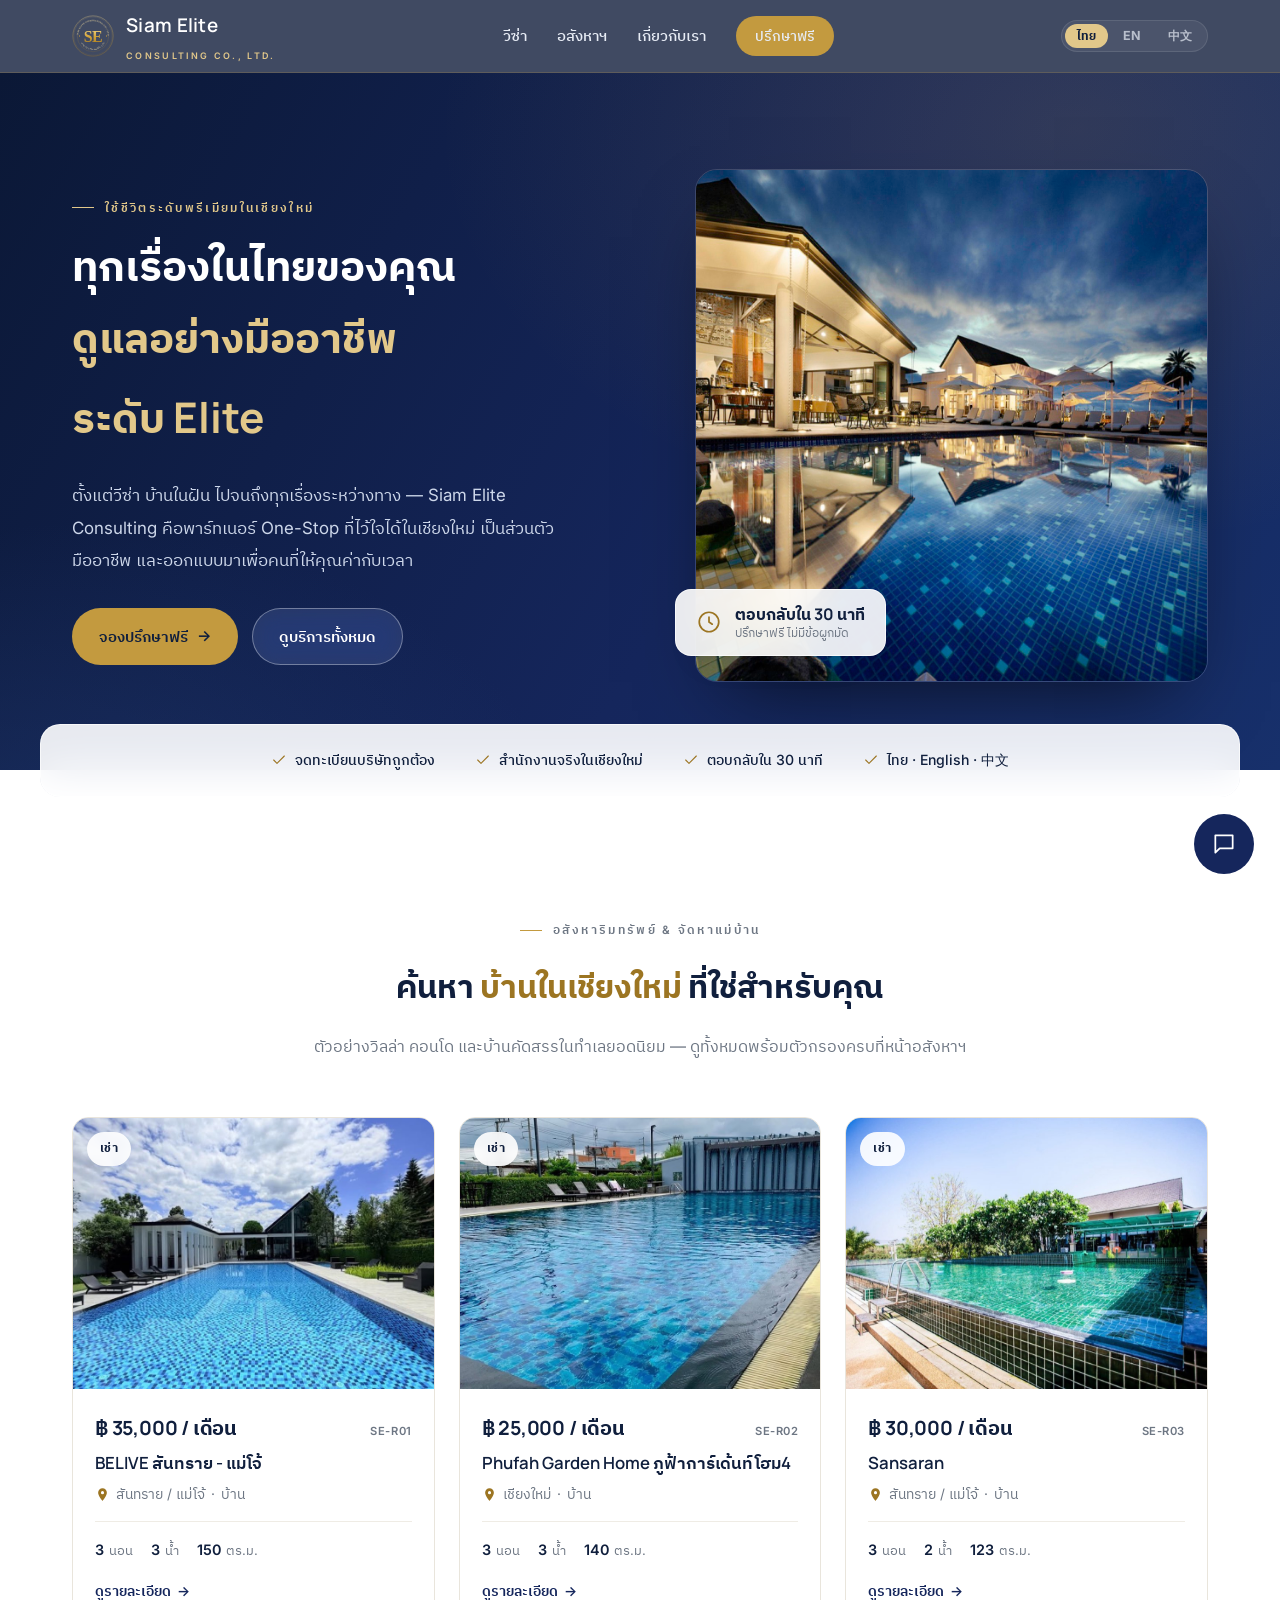
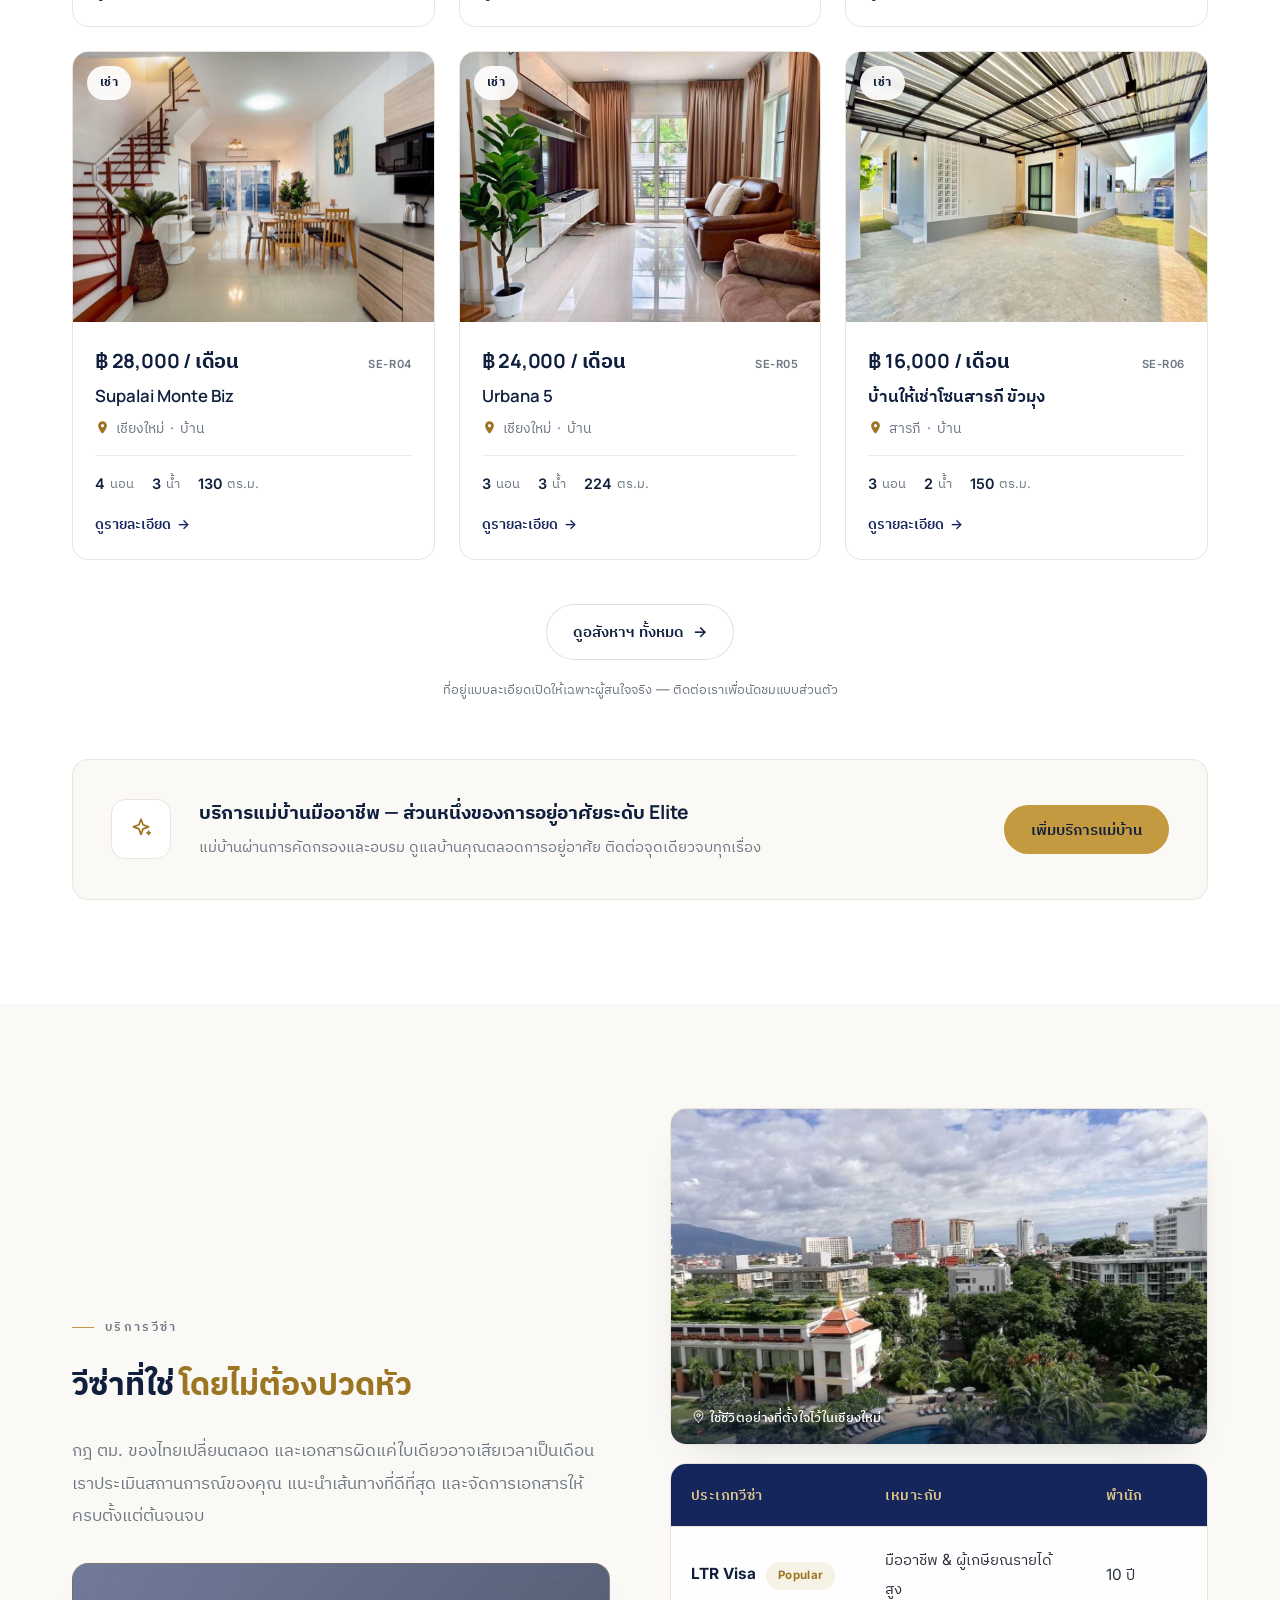
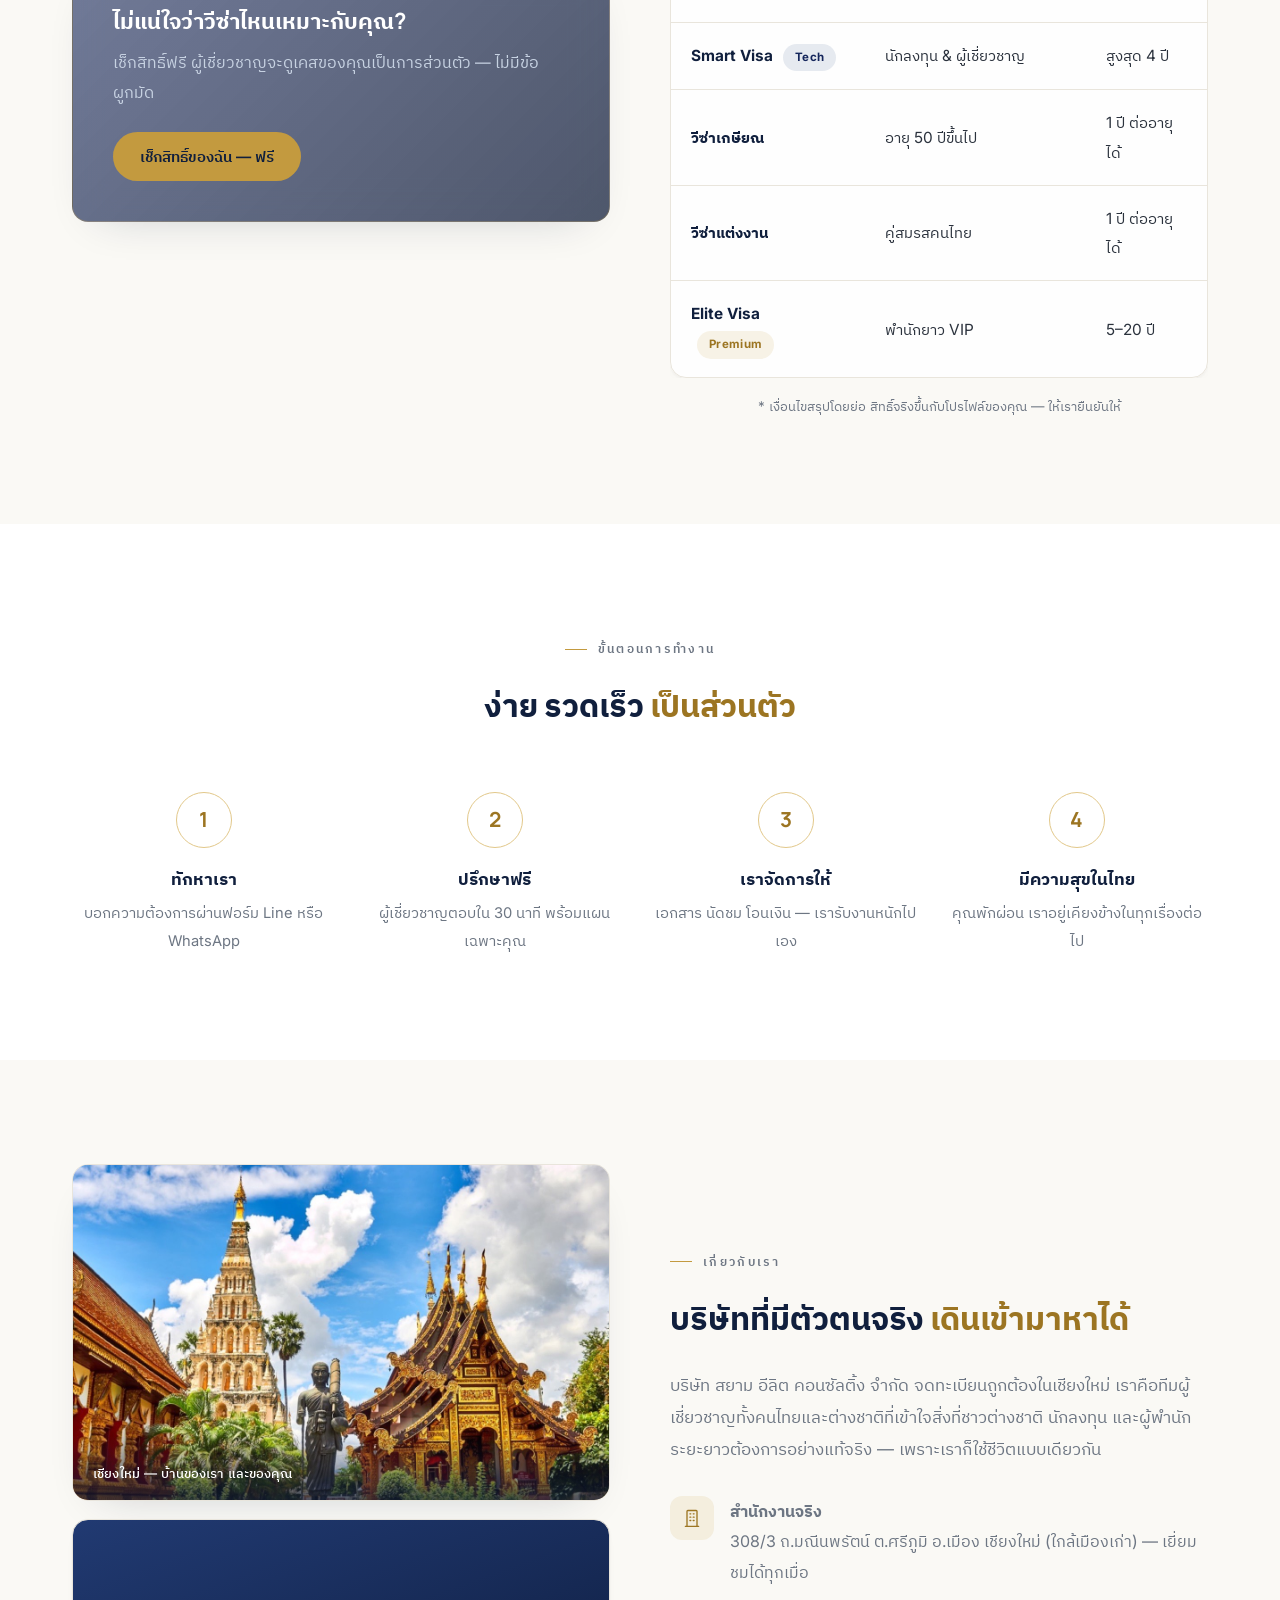
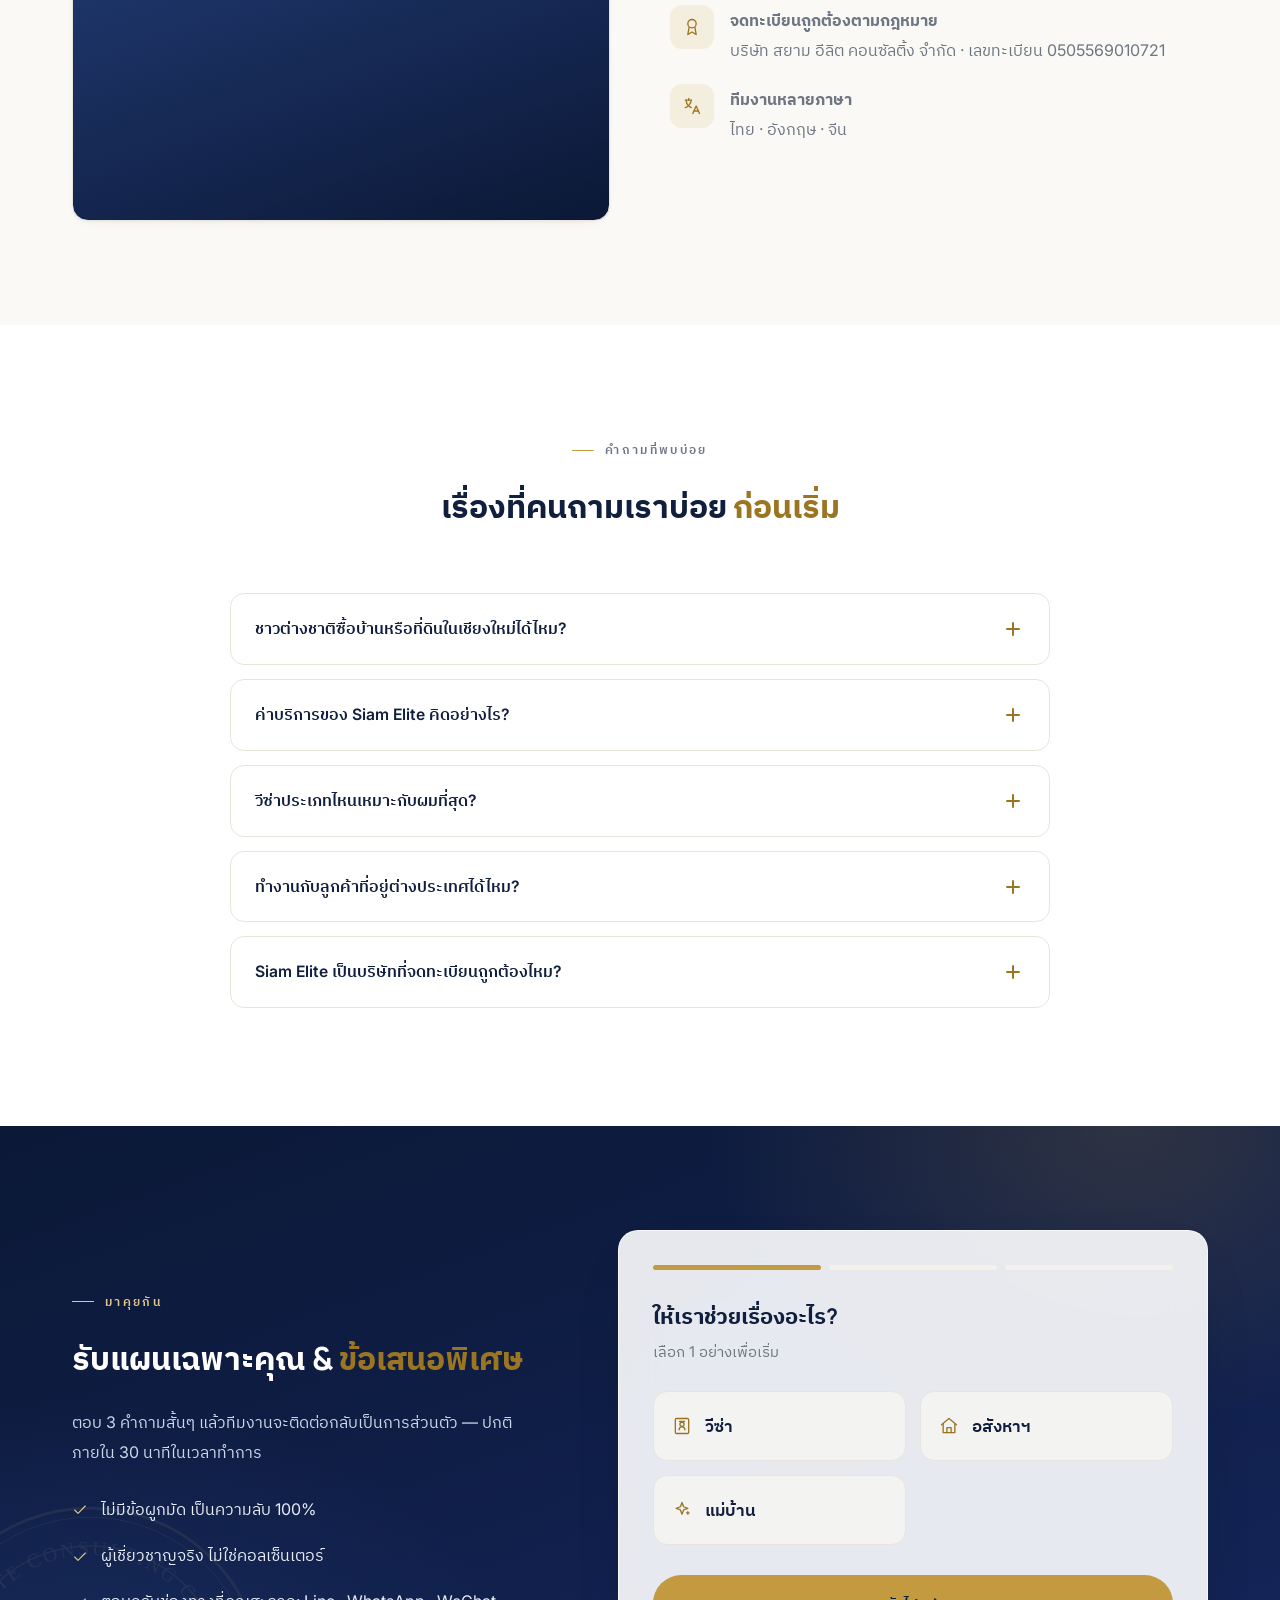
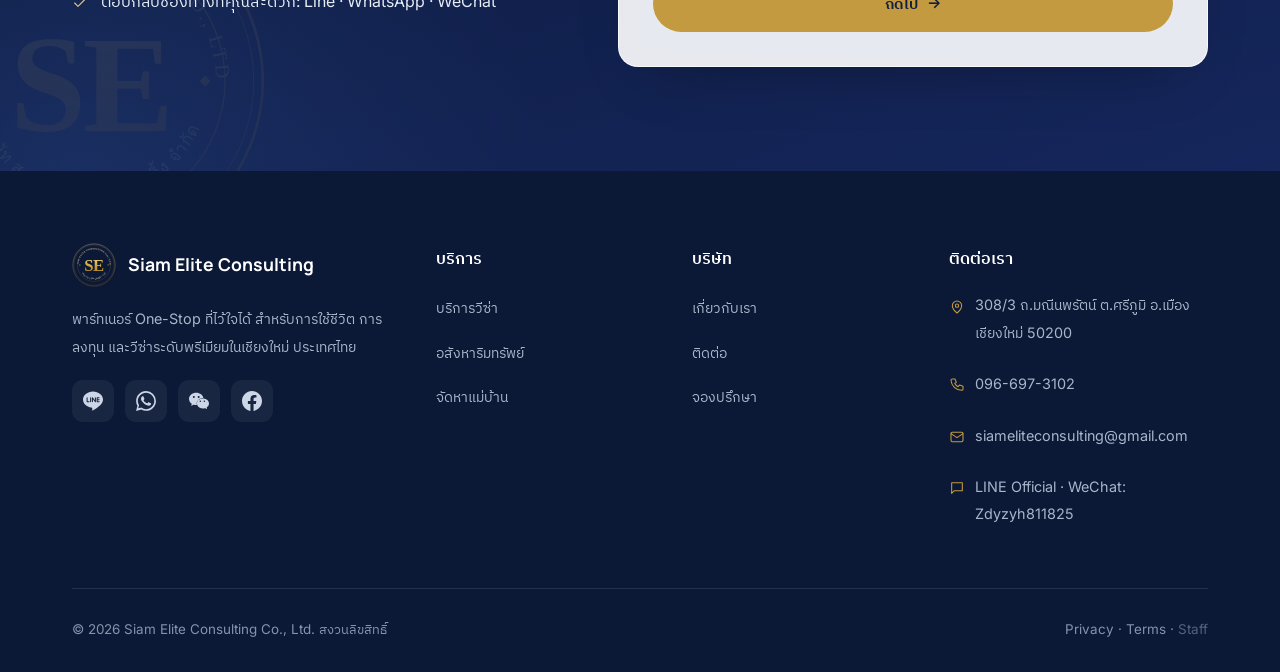
<file: index.html>
<!DOCTYPE html>
<html lang="th">
<head>
<meta charset="UTF-8">
<meta name="viewport" content="width=device-width, initial-scale=1.0">
<title>Siam Elite Consulting — วีซ่า & อสังหาริมทรัพย์ ครบวงจรในเชียงใหม่</title>
<meta name="description" content="Siam Elite Consulting — พาร์ทเนอร์ One-Stop ที่ไว้ใจได้ในเชียงใหม่ บริการวีซ่า อสังหาริมทรัพย์ระดับพรีเมียม และจัดหาแม่บ้าน โดยทีมผู้เชี่ยวชาญ บริษัทจดทะเบียนถูกต้อง">
<link rel="canonical" href="https://siamelite.vercel.app/">
<meta property="og:type" content="website">
<meta property="og:site_name" content="Siam Elite Consulting">
<meta property="og:title" content="Siam Elite Consulting — วีซ่า & อสังหาริมทรัพย์ ครบวงจรในเชียงใหม่">
<meta property="og:description" content="พาร์ทเนอร์ One-Stop ที่ไว้ใจได้ในเชียงใหม่ บริการวีซ่า อสังหาริมทรัพย์ และจัดหาแม่บ้าน โดยทีมผู้เชี่ยวชาญ">
<meta property="og:url" content="https://siamelite.vercel.app/">
<meta property="og:image" content="https://siamelite.vercel.app/assets/img/og-cover.jpg">
<meta property="og:image:width" content="1200">
<meta property="og:image:height" content="630">
<meta property="og:locale" content="th_TH">
<meta property="og:locale:alternate" content="en_US">
<meta name="twitter:card" content="summary_large_image">
<meta name="twitter:title" content="Siam Elite Consulting — Visa · Property · Chiang Mai">
<meta name="twitter:description" content="Your trusted one-stop partner in Chiang Mai for visa, property and maid services.">
<meta name="twitter:image" content="https://siamelite.vercel.app/assets/img/og-cover.jpg">
<link rel="icon" href="assets/img/logo-gold.svg">
<meta name="theme-color" content="#0b1836">
<link rel="apple-touch-icon" href="assets/img/apple-touch-icon.png">
<link rel="preconnect" href="https://fonts.googleapis.com">
<link rel="preconnect" href="https://fonts.gstatic.com" crossorigin>
<link href="https://fonts.googleapis.com/css2?family=Manrope:wght@500;600;700;800&family=Inter:wght@400;500;600;700&family=IBM+Plex+Sans+Thai:wght@400;500;600;700&family=Noto+Sans+SC:wght@400;500;700&display=swap" rel="stylesheet">
<link rel="stylesheet" href="assets/css/styles.css">
<noscript><style>.reveal{opacity:1!important;transform:none!important}</style></noscript>
<script type="application/ld+json">
{
  "@context": "https://schema.org",
  "@type": "RealEstateAgent",
  "name": "Siam Elite Consulting Co., Ltd.",
  "legalName": "SIAM ELITE CONSULTING CO., LTD.",
  "taxID": "0505569010721",
  "image": "https://siamelite.vercel.app/assets/img/og-cover.jpg",
  "url": "https://siamelite.vercel.app/",
  "email": "siameliteconsulting@gmail.com",
  "areaServed": "Chiang Mai, Thailand",
  "description": "One-stop consulting for visa services, premium property and maid services in Chiang Mai, Thailand.",
  "knowsLanguage": ["th", "en", "zh"],
  "sameAs": ["https://www.facebook.com/siameliteconsulting"],
  "address": {
    "@type": "PostalAddress",
    "streetAddress": "308/3 Manee Nopparat Rd, Si Phum",
    "addressLocality": "Mueang Chiang Mai",
    "addressRegion": "Chiang Mai",
    "postalCode": "50200",
    "addressCountry": "TH"
  }
}
</script>
</head>
<body data-langs="th,en,zh">

<!-- ===== HEADER ===== -->
<header class="header">
  <div class="container">
    <a href="#home" class="brand">
      <img src="assets/img/logo-gold.svg" alt="Siam Elite Consulting logo">
      <span class="bt"><strong>Siam Elite</strong><small>Consulting Co., Ltd.</small></span>
    </a>
    <nav class="nav" id="nav">
      <a href="#visa"><span class="lang-th">วีซ่า</span><span class="lang-en">Visa</span></a>
      <a href="#property"><span class="lang-th">อสังหาฯ</span><span class="lang-en">Property</span></a>
      <a href="#about"><span class="lang-th">เกี่ยวกับเรา</span><span class="lang-en">About</span></a>
      <a href="#contact" class="btn btn-gold sm"><span class="lang-th">ปรึกษาฟรี</span><span class="lang-en">Free Consultation</span></a>
    </nav>
    <div class="nav-cta">
      <div class="lang-switch" id="langSwitch">
        <button data-lang="th" class="active">ไทย</button>
        <button data-lang="en">EN</button>
        <button data-lang="zh">中文</button>
      </div>
      <button class="burger" id="burger" aria-label="menu"><span></span><span></span><span></span></button>
    </div>
  </div>
</header>

<!-- ===== HERO ===== -->
<section class="hero" id="home">
  <div class="container">
    <div class="hero-text reveal">
      <span class="eyebrow"><span class="lang-th">ใช้ชีวิตระดับพรีเมียมในเชียงใหม่</span><span class="lang-en">Elite Living in Chiang Mai</span></span>
      <h1>
        <span class="lang-th block">ทุกเรื่องในไทยของคุณ<br><em>ดูแลอย่างมืออาชีพ<br>ระดับ Elite</em></span>
        <span class="lang-en block">Your Life in Thailand,<br><em>Handled with Elite Care</em></span>
      </h1>
      <p class="lead">
        <span class="lang-th">ตั้งแต่วีซ่า บ้านในฝัน ไปจนถึงทุกเรื่องระหว่างทาง — Siam Elite Consulting คือพาร์ทเนอร์ One-Stop ที่ไว้ใจได้ในเชียงใหม่ เป็นส่วนตัว มืออาชีพ และออกแบบมาเพื่อคนที่ให้คุณค่ากับเวลา</span>
        <span class="lang-en">From your visa to your dream home and everything in between — Siam Elite Consulting is your trusted one-stop partner in Chiang Mai. Discreet, professional, and built for people who value their time.</span>
      </p>
      <div class="hero-cta">
        <a href="#contact" class="btn btn-gold"><span class="lang-th">จองปรึกษาฟรี</span><span class="lang-en">Book a Free Consultation</span> →</a>
        <a href="#property" class="btn btn-outline-light"><span class="lang-th">ดูบริการทั้งหมด</span><span class="lang-en">Explore Services</span></a>
      </div>
    </div>
    <div class="hero-media reveal">
      <figure class="hero-photo">
        <img src="assets/img/lifestyle-resort.jpg" width="1500" height="1500" alt="วิลล่าหรูพร้อมสระว่ายน้ำในเชียงใหม่ / Luxury pool villa in Chiang Mai">
      </figure>
      <div class="hero-badge">
        <svg viewBox="0 0 24 24" class="svic" aria-hidden="true"><circle cx="12" cy="12" r="9"/><path d="M12 7.5V12l3 2"/></svg>
        <div>
          <b><span class="lang-th">ตอบกลับใน 30 นาที</span><span class="lang-en">Reply within 30 min</span></b>
          <small><span class="lang-th">ปรึกษาฟรี ไม่มีข้อผูกมัด</span><span class="lang-en">Free consult, no obligation</span></small>
        </div>
      </div>
    </div>
  </div>
</section>

<!-- ===== TRUST STRIP ===== -->
<div class="trustbar">
  <div class="container">
    <span><svg viewBox="0 0 24 24" class="svic sm" aria-hidden="true"><path d="M20 6 9 17l-5-5"/></svg> <span class="lang-th">จดทะเบียนบริษัทถูกต้อง</span><span class="lang-en">Registered Thai Company</span></span>
    <span><svg viewBox="0 0 24 24" class="svic sm" aria-hidden="true"><path d="M20 6 9 17l-5-5"/></svg> <span class="lang-th">สำนักงานจริงในเชียงใหม่</span><span class="lang-en">Office in Chiang Mai</span></span>
    <span><svg viewBox="0 0 24 24" class="svic sm" aria-hidden="true"><path d="M20 6 9 17l-5-5"/></svg> <span class="lang-th">ตอบกลับใน 30 นาที</span><span class="lang-en">Replies in 30 min</span></span>
    <span><svg viewBox="0 0 24 24" class="svic sm" aria-hidden="true"><path d="M20 6 9 17l-5-5"/></svg> <span class="lang-th">ไทย · English · 中文</span><span class="lang-en">Thai · English · 中文</span></span>
  </div>
</div>

<!-- ===== PROPERTY LISTINGS (flagship) ===== -->
<section class="section" id="property">
  <div class="container">
    <div class="section-head reveal">
      <span class="eyebrow"><span class="lang-th">อสังหาริมทรัพย์ & จัดหาแม่บ้าน</span><span class="lang-en">Property & Maid Services</span></span>
      <h2><span class="lang-th">ค้นหา <span class="gold-text">บ้านในเชียงใหม่</span> ที่ใช่สำหรับคุณ</span><span class="lang-en">Find Your <span class="gold-text">Perfect Chiang Mai Home</span></span></h2>
      <p><span class="lang-th">ตัวอย่างวิลล่า คอนโด และบ้านคัดสรรในทำเลยอดนิยม — ดูทั้งหมดพร้อมตัวกรองครบที่หน้าอสังหาฯ</span><span class="lang-en">A selection of curated villas, condos and homes in the city's most sought-after areas — browse the full list with filters on the property page.</span></p>
    </div>

    <div class="prop-grid" id="propGrid" data-scope="featured"></div>

    <div style="text-align:center;margin-top:44px" class="reveal">
      <a href="properties.html" class="btn btn-outline"><span class="lang-th">ดูอสังหาฯ ทั้งหมด</span><span class="lang-en">View All Properties</span> →</a>
      <p style="font-size:.84rem;color:var(--muted);margin-top:16px"><span class="lang-th">ที่อยู่แบบละเอียดเปิดให้เฉพาะผู้สนใจจริง — ติดต่อเราเพื่อนัดชมแบบส่วนตัว</span><span class="lang-en">Exact addresses shared with serious enquiries only — contact us to arrange a private viewing.</span></p>
    </div>

    <div class="addon reveal">
      <div class="ic"><svg viewBox="0 0 24 24" class="svic lg" aria-hidden="true"><path d="M12 3l1.9 5.1L19 10l-5.1 1.9L12 17l-1.9-5.1L5 10l5.1-1.9z"/><path d="M19 14v3"/><path d="M20.5 15.5h-3"/></svg></div>
      <div class="txt">
        <h4><span class="lang-th">บริการแม่บ้านมืออาชีพ — ส่วนหนึ่งของการอยู่อาศัยระดับ Elite</span><span class="lang-en">Professional Maid Service — included in your Elite living</span></h4>
        <p><span class="lang-th">แม่บ้านผ่านการคัดกรองและอบรม ดูแลบ้านคุณตลอดการอยู่อาศัย ติดต่อจุดเดียวจบทุกเรื่อง</span><span class="lang-en">Vetted, trained housekeepers to care for your home throughout your stay. One point of contact for everything.</span></p>
      </div>
      <a href="#contact" class="btn btn-gold"><span class="lang-th">เพิ่มบริการแม่บ้าน</span><span class="lang-en">Add Maid Service</span></a>
    </div>
  </div>
</section>

<!-- ===== VISA ===== -->
<section class="section alt" id="visa">
  <div class="container">
    <div class="split">
      <div class="split-text reveal">
        <span class="eyebrow"><span class="lang-th">บริการวีซ่า</span><span class="lang-en">Visa Services</span></span>
        <h2><span class="lang-th">วีซ่าที่ใช่ <span class="gold-text">โดยไม่ต้องปวดหัว</span></span><span class="lang-en">The Right Visa, <span class="gold-text">Without the Headache</span></span></h2>
        <p class="lede" style="margin:20px 0 32px"><span class="lang-th">กฎ ตม. ของไทยเปลี่ยนตลอด และเอกสารผิดแค่ใบเดียวอาจเสียเวลาเป็นเดือน เราประเมินสถานการณ์ของคุณ แนะนำเส้นทางที่ดีที่สุด และจัดการเอกสารให้ครบตั้งแต่ต้นจนจบ</span><span class="lang-en">Thai immigration rules change constantly and one wrong document can cost you months. We assess your situation, recommend the best route, and handle the paperwork end-to-end.</span></p>
        <div class="callout">
          <h3><span class="lang-th">ไม่แน่ใจว่าวีซ่าไหนเหมาะกับคุณ?</span><span class="lang-en">Not sure which visa fits you?</span></h3>
          <p><span class="lang-th">เช็กสิทธิ์ฟรี ผู้เชี่ยวชาญจะดูเคสของคุณเป็นการส่วนตัว — ไม่มีข้อผูกมัด</span><span class="lang-en">Take a free eligibility check. A specialist will review your case personally — no obligation.</span></p>
          <a href="#contact" class="btn btn-gold"><span class="lang-th">เช็กสิทธิ์ของฉัน — ฟรี</span><span class="lang-en">Check My Eligibility — Free</span></a>
        </div>
      </div>
      <div class="split-media reveal">
        <figure class="split-photo">
          <img src="assets/img/lifestyle-city.jpg" alt="วิวเมืองเชียงใหม่และดอยสุเทพ / Chiang Mai city skyline with Doi Suthep" loading="lazy">
          <figcaption><svg viewBox="0 0 24 24" class="svic" aria-hidden="true"><path d="M12 21s7-6.2 7-11a7 7 0 0 0-14 0c0 4.8 7 11 7 11z"/><circle cx="12" cy="10" r="2.5"/></svg><span class="lang-th">ใช้ชีวิตอย่างที่ตั้งใจไว้ในเชียงใหม่</span><span class="lang-en">Live the Chiang Mai life you came for</span></figcaption>
        </figure>
        <div class="table-scroll">
          <table class="visa-table">
            <thead>
              <tr>
                <th><span class="lang-th">ประเภทวีซ่า</span><span class="lang-en">Visa Type</span></th>
                <th><span class="lang-th">เหมาะกับ</span><span class="lang-en">Best For</span></th>
                <th><span class="lang-th">พำนัก</span><span class="lang-en">Stay</span></th>
              </tr>
            </thead>
            <tbody>
              <tr>
                <td class="vt-name">LTR Visa <span class="badge pop">Popular</span></td>
                <td><span class="lang-th">มืออาชีพ & ผู้เกษียณรายได้สูง</span><span class="lang-en">Wealthy pros & retirees</span></td>
                <td><span class="lang-th">10 ปี</span><span class="lang-en">10 years</span></td>
              </tr>
              <tr>
                <td class="vt-name">Smart Visa <span class="badge new">Tech</span></td>
                <td><span class="lang-th">นักลงทุน & ผู้เชี่ยวชาญ</span><span class="lang-en">Investors & experts</span></td>
                <td><span class="lang-th">สูงสุด 4 ปี</span><span class="lang-en">Up to 4 years</span></td>
              </tr>
              <tr>
                <td class="vt-name"><span class="lang-th">วีซ่าเกษียณ</span><span class="lang-en">Retirement Visa</span></td>
                <td><span class="lang-th">อายุ 50 ปีขึ้นไป</span><span class="lang-en">Age 50+</span></td>
                <td><span class="lang-th">1 ปี ต่ออายุได้</span><span class="lang-en">1 year, renewable</span></td>
              </tr>
              <tr>
                <td class="vt-name"><span class="lang-th">วีซ่าแต่งงาน</span><span class="lang-en">Marriage Visa</span></td>
                <td><span class="lang-th">คู่สมรสคนไทย</span><span class="lang-en">Spouse of Thai national</span></td>
                <td><span class="lang-th">1 ปี ต่ออายุได้</span><span class="lang-en">1 year, renewable</span></td>
              </tr>
              <tr>
                <td class="vt-name">Elite Visa <span class="badge pop">Premium</span></td>
                <td><span class="lang-th">พำนักยาว VIP</span><span class="lang-en">VIP long-stay</span></td>
                <td><span class="lang-th">5–20 ปี</span><span class="lang-en">5–20 years</span></td>
              </tr>
            </tbody>
          </table>
        </div>
        <p style="font-size:.84rem;color:var(--muted);margin-top:16px;text-align:center"><span class="lang-th">* เงื่อนไขสรุปโดยย่อ สิทธิ์จริงขึ้นกับโปรไฟล์ของคุณ — ให้เรายืนยันให้</span><span class="lang-en">* Conditions are simplified. Exact eligibility depends on your profile — let us confirm for you.</span></p>
      </div>
    </div>
  </div>
</section>

<!-- ===== PROCESS ===== -->
<section class="section">
  <div class="container">
    <div class="section-head reveal">
      <span class="eyebrow"><span class="lang-th">ขั้นตอนการทำงาน</span><span class="lang-en">How It Works</span></span>
      <h2><span class="lang-th">ง่าย รวดเร็ว <span class="gold-text">เป็นส่วนตัว</span></span><span class="lang-en">Simple, Fast, <span class="gold-text">Personal</span></span></h2>
    </div>
    <div class="steps">
      <div class="step reveal"><div class="num">1</div><h4><span class="lang-th">ทักหาเรา</span><span class="lang-en">Reach Out</span></h4><p><span class="lang-th">บอกความต้องการผ่านฟอร์ม Line หรือ WhatsApp</span><span class="lang-en">Tell us what you need via the form, Line or WhatsApp.</span></p></div>
      <div class="step reveal"><div class="num">2</div><h4><span class="lang-th">ปรึกษาฟรี</span><span class="lang-en">Free Consult</span></h4><p><span class="lang-th">ผู้เชี่ยวชาญตอบใน 30 นาที พร้อมแผนเฉพาะคุณ</span><span class="lang-en">A specialist replies in under 30 minutes with a tailored plan.</span></p></div>
      <div class="step reveal"><div class="num">3</div><h4><span class="lang-th">เราจัดการให้</span><span class="lang-en">We Handle It</span></h4><p><span class="lang-th">เอกสาร นัดชม โอนเงิน — เรารับงานหนักไปเอง</span><span class="lang-en">Paperwork, viewings, transfers — we do the heavy lifting.</span></p></div>
      <div class="step reveal"><div class="num">4</div><h4><span class="lang-th">มีความสุขในไทย</span><span class="lang-en">Enjoy Thailand</span></h4><p><span class="lang-th">คุณพักผ่อน เราอยู่เคียงข้างในทุกเรื่องต่อไป</span><span class="lang-en">You relax. We stay by your side for whatever comes next.</span></p></div>
    </div>
  </div>
</section>

<!-- ===== TESTIMONIALS ===== ซ่อนไว้จนกว่าจะมีรีวิวจริงจากลูกค้า (ลบ hidden ออกเพื่อแสดง + แทนเนื้อหาด้วยรีวิวจริง) -->
<section class="section alt" hidden>
  <div class="container">
    <div class="section-head reveal">
      <span class="eyebrow"><span class="lang-th">เสียงจากลูกค้า</span><span class="lang-en">Client Stories</span></span>
      <h2><span class="lang-th">ไว้ใจโดยคนแบบ <span class="gold-text">คุณ</span></span><span class="lang-en">Trusted by People <span class="gold-text">Like You</span></span></h2>
    </div>
    <div class="testi-grid">
      <div class="testi reveal">
        <div class="stars">★★★★★</div>
        <p><span class="lang-th">“จัดการวีซ่า LTR ให้ผมภายในไม่กี่สัปดาห์ หลังจากที่ผมทำเองมาหลายเดือน มืออาชีพจริงและติดต่อได้ตลอด”</span><span class="lang-en">“They sorted my LTR visa in weeks after I'd struggled for months alone. Genuinely professional and always reachable.”</span></p>
        <div class="who"><div class="av">JM</div><div><b>James M.</b><small><span class="lang-th">ผู้เกษียณ · สหราชอาณาจักร</span><span class="lang-en">Retiree · UK</span></small></div></div>
      </div>
      <div class="testi reveal">
        <div class="stars">★★★★★</div>
        <p><span class="lang-th">“หาวิลล่าที่แม่ริมให้เราได้เพอร์เฟกต์ แถมจัดแม่บ้านให้ด้วย บริการครบวงจรจริงๆ”</span><span class="lang-en">“Found us the perfect villa in Mae Rim and even arranged our housekeeper. A true one-stop service.”</span></p>
        <div class="who"><div class="av">SL</div><div><b>Sophie L.</b><small><span class="lang-th">นักลงทุน · ฝรั่งเศส</span><span class="lang-en">Investor · France</span></small></div></div>
      </div>
      <div class="testi reveal">
        <div class="stars">★★★★★</div>
        <p><span class="lang-th">“ดูแลให้ครบตั้งแต่หาคอนโดจนถึงเรื่องวีซ่า ประทับใจความเป็นมืออาชีพและใส่ใจมากครับ”</span><span class="lang-en">“They handled everything from finding our condo to the visa paperwork — professional and genuinely attentive.”</span></p>
        <div class="who"><div class="av">陈</div><div><b>Mr. Chen</b><small><span class="lang-th">นักธุรกิจ · จีน</span><span class="lang-en">Businessman · China</span></small></div></div>
      </div>
    </div>
  </div>
</section>

<!-- ===== ABOUT ===== -->
<section class="section alt" id="about">
  <div class="container">
    <div class="split">
      <div class="split-media reveal">
        <figure class="split-photo">
          <img src="assets/img/lifestyle-cm.jpg" alt="วัดในเมืองเก่าเชียงใหม่ / Temple in Chiang Mai's Old City" loading="lazy">
          <figcaption><span class="lang-th">เชียงใหม่ — บ้านของเรา และของคุณ</span><span class="lang-en">Chiang Mai — our home, and yours</span></figcaption>
        </figure>
        <div class="about-media">
          <iframe title="Siam Elite office location" src="https://www.google.com/maps?q=308/3+ถนนมณีนพรัตน์+ตำบลศรีภูมิ+อำเภอเมืองเชียงใหม่+เชียงใหม่+50200&z=16&output=embed" loading="lazy" referrerpolicy="no-referrer-when-downgrade"></iframe>
        </div>
      </div>
      <div class="split-text reveal">
        <span class="eyebrow"><span class="lang-th">เกี่ยวกับเรา</span><span class="lang-en">About Us</span></span>
        <h2><span class="lang-th">บริษัทที่มีตัวตนจริง <span class="gold-text">เดินเข้ามาหาได้</span></span><span class="lang-en">A Real Company You Can <span class="gold-text">Walk Into</span></span></h2>
        <p class="lede" style="margin:20px 0 10px"><span class="lang-th">บริษัท สยาม อีลิต คอนซัลติ้ง จำกัด จดทะเบียนถูกต้องในเชียงใหม่ เราคือทีมผู้เชี่ยวชาญทั้งคนไทยและต่างชาติที่เข้าใจสิ่งที่ชาวต่างชาติ นักลงทุน และผู้พำนักระยะยาวต้องการอย่างแท้จริง — เพราะเราก็ใช้ชีวิตแบบเดียวกัน</span><span class="lang-en">Siam Elite Consulting Co., Ltd. is a fully registered Thai company based in Chiang Mai. We're a team of Thai and international specialists who understand exactly what expats, investors and long-stay visitors need — because we live it too.</span></p>
        <ul class="about-facts">
          <li><span class="ic"><svg viewBox="0 0 24 24" class="svic" aria-hidden="true"><path d="M6 22V4a1 1 0 0 1 1-1h10a1 1 0 0 1 1 1v18"/><path d="M4 22h16"/><path d="M9.5 7h1"/><path d="M13.5 7h1"/><path d="M9.5 11h1"/><path d="M13.5 11h1"/><path d="M9.5 15h1"/><path d="M13.5 15h1"/></svg></span><span><b><span class="lang-th">สำนักงานจริง</span><span class="lang-en">Physical office</span></b><br><span><span class="lang-th">308/3 ถ.มณีนพรัตน์ ต.ศรีภูมิ อ.เมือง เชียงใหม่ (ใกล้เมืองเก่า) — เยี่ยมชมได้ทุกเมื่อ</span><span class="lang-en">308/3 Manee Nopparat Rd, Si Phum, Mueang, Chiang Mai (near the Old City) — visit us anytime.</span></span></span></li>
          <li><span class="ic"><svg viewBox="0 0 24 24" class="svic" aria-hidden="true"><circle cx="12" cy="8" r="5"/><path d="M8.5 12.5 7 21l5-3 5 3-1.5-8.5"/></svg></span><span><b><span class="lang-th">จดทะเบียนถูกต้องตามกฎหมาย</span><span class="lang-en">Registered Thai company</span></b><br><span><span class="lang-th">บริษัท สยาม อีลิต คอนซัลติ้ง จำกัด · เลขทะเบียน 0505569010721</span><span class="lang-en">SIAM ELITE CONSULTING CO., LTD. · Reg. No. 0505569010721</span></span></span></li>
          <li><span class="ic"><svg viewBox="0 0 24 24" class="svic" aria-hidden="true"><path d="M4 5h7"/><path d="M8 3v2"/><path d="M5 5c0 4 2 7 6 9"/><path d="M11 5c0 4-4 8-7 9"/><path d="M13 21l4-9 4 9"/><path d="M14.5 18h5"/></svg></span><span><b><span class="lang-th">ทีมงานหลายภาษา</span><span class="lang-en">Multilingual team</span></b><br><span><span class="lang-th">ไทย · อังกฤษ · จีน</span><span class="lang-en">Thai · English · 中文</span></span></span></li>
        </ul>
      </div>
    </div>
  </div>
</section>

<!-- ===== TEAM ===== ซ่อนไว้จนกว่าจะใส่ชื่อ+รูปจริงของทีม (ลบ hidden ออกเพื่อแสดง) -->
<section class="section alt" id="team" hidden>
  <div class="container">
    <div class="section-head reveal">
      <span class="eyebrow"><span class="lang-th">ทีมของเรา</span><span class="lang-en">Our Team</span></span>
      <h2><span class="lang-th">ผู้เชี่ยวชาญตัวจริง <span class="gold-text">ที่ดูแลคุณเอง</span></span><span class="lang-en">Real Specialists Who <span class="gold-text">Handle Your Case</span></span></h2>
      <p><span class="lang-th">ไม่ใช่คอลเซ็นเตอร์ — คุณจะได้คุยกับที่ปรึกษาตัวจริงที่รับผิดชอบเคสของคุณตั้งแต่ต้นจนจบ</span><span class="lang-en">Not a call centre — you deal with a real adviser who owns your case from start to finish.</span></p>
    </div>
    <div class="team-grid">
      <div class="team-card reveal">
        <div class="team-av">SE</div>
        <h4><span class="lang-th">ชื่อ–สกุล (ใส่ชื่อจริง)</span><span class="lang-en">Full Name (add real name)</span></h4>
        <div class="team-role"><span class="lang-th">หัวหน้าที่ปรึกษาด้านวีซ่า</span><span class="lang-en">Head of Visa Advisory</span></div>
        <div class="team-langs"><svg viewBox="0 0 24 24" class="svic sm" aria-hidden="true"><path d="M4 5h7"/><path d="M8 3v2"/><path d="M5 5c0 4 2 7 6 9"/><path d="M11 5c0 4-4 8-7 9"/><path d="M13 21l4-9 4 9"/><path d="M14.5 18h5"/></svg> <span>ไทย · English</span></div>
      </div>
      <div class="team-card reveal">
        <div class="team-av">SE</div>
        <h4><span class="lang-th">ชื่อ–สกุล (ใส่ชื่อจริง)</span><span class="lang-en">Full Name (add real name)</span></h4>
        <div class="team-role"><span class="lang-th">ผู้เชี่ยวชาญด้านอสังหาริมทรัพย์</span><span class="lang-en">Property Specialist</span></div>
        <div class="team-langs"><svg viewBox="0 0 24 24" class="svic sm" aria-hidden="true"><path d="M4 5h7"/><path d="M8 3v2"/><path d="M5 5c0 4 2 7 6 9"/><path d="M11 5c0 4-4 8-7 9"/><path d="M13 21l4-9 4 9"/><path d="M14.5 18h5"/></svg> <span>ไทย · English · 中文</span></div>
      </div>
      <div class="team-card reveal">
        <div class="team-av">SE</div>
        <h4><span class="lang-th">ชื่อ–สกุล (ใส่ชื่อจริง)</span><span class="lang-en">Full Name (add real name)</span></h4>
        <div class="team-role"><span class="lang-th">ดูแลลูกค้า & ประสานงาน</span><span class="lang-en">Client Relations & Coordination</span></div>
        <div class="team-langs"><svg viewBox="0 0 24 24" class="svic sm" aria-hidden="true"><path d="M4 5h7"/><path d="M8 3v2"/><path d="M5 5c0 4 2 7 6 9"/><path d="M11 5c0 4-4 8-7 9"/><path d="M13 21l4-9 4 9"/><path d="M14.5 18h5"/></svg> <span>ไทย · English</span></div>
      </div>
    </div>
    <p style="text-align:center;color:var(--muted);font-size:.86rem;margin-top:28px" class="reveal"><span class="lang-th">↑ ใส่รูปถ่ายและชื่อจริงของทีม เพื่อเพิ่มความน่าเชื่อถือ (แก้ในไฟล์ index.html ส่วน Team)</span><span class="lang-en">↑ Add real team photos and names to build trust (edit the Team section in index.html)</span></p>
  </div>
</section>

<!-- ===== FAQ ===== -->
<section class="section" id="faq">
  <div class="container">
    <div class="section-head reveal">
      <span class="eyebrow"><span class="lang-th">คำถามที่พบบ่อย</span><span class="lang-en">Frequently Asked</span></span>
      <h2><span class="lang-th">เรื่องที่คนถามเราบ่อย <span class="gold-text">ก่อนเริ่ม</span></span><span class="lang-en">What People Ask Us <span class="gold-text">Before Starting</span></span></h2>
    </div>
    <div class="faq reveal">
      <div class="faq-item">
        <button class="faq-q" type="button"><span><span class="lang-th">ชาวต่างชาติซื้อบ้านหรือที่ดินในเชียงใหม่ได้ไหม?</span><span class="lang-en">Can foreigners buy a house or land in Chiang Mai?</span></span><span class="faq-ic"></span></button>
        <div class="faq-a"><span class="lang-th">ชาวต่างชาติถือครอง "ที่ดิน" ในนามตนเองไม่ได้ตามกฎหมายไทย แต่สามารถถือครองคอนโดในโควตาต่างชาติได้เต็มกรรมสิทธิ์ หรือถือบ้าน/วิลล่าผ่านสิทธิการเช่าระยะยาว (leasehold) หรือโครงสร้างนิติบุคคลที่ถูกกฎหมาย — เราให้คำปรึกษาและจัดโครงสร้างที่ปลอดภัยที่สุดสำหรับแต่ละเคส</span><span class="lang-en">Under Thai law foreigners cannot own land in their own name, but they can own a condo under the foreign quota with full freehold title, or hold a house/villa via a long leasehold or a legal company structure. We advise on and set up the safest structure for your situation.</span></div>
      </div>
      <div class="faq-item">
        <button class="faq-q" type="button"><span><span class="lang-th">ค่าบริการของ Siam Elite คิดอย่างไร?</span><span class="lang-en">How does Siam Elite charge for its services?</span></span><span class="faq-ic"></span></button>
        <div class="faq-a"><span class="lang-th">การปรึกษาครั้งแรกและการประเมินเบื้องต้นฟรีเสมอ ค่าบริการขึ้นกับประเภทงาน (วีซ่า / อสังหาฯ / แม่บ้าน) และความซับซ้อนของเคส เราแจ้งค่าใช้จ่ายชัดเจนเป็นลายลักษณ์อักษรก่อนเริ่มงานทุกครั้ง ไม่มีค่าใช้จ่ายแอบแฝง</span><span class="lang-en">Your first consultation and initial assessment are always free. Fees depend on the service (visa / property / maid) and the complexity of your case. We quote everything clearly and in writing before any work begins — no hidden costs.</span></div>
      </div>
      <div class="faq-item">
        <button class="faq-q" type="button"><span><span class="lang-th">วีซ่าประเภทไหนเหมาะกับผมที่สุด?</span><span class="lang-en">Which visa type is right for me?</span></span><span class="faq-ic"></span></button>
        <div class="faq-a"><span class="lang-th">ขึ้นกับอายุ รายได้ จุดประสงค์ และระยะเวลาที่ต้องการพำนัก เช่น LTR สำหรับผู้มีรายได้สูง วีซ่าเกษียณสำหรับอายุ 50+ หรือ Elite Visa สำหรับผู้ที่ต้องการความสะดวก ทำแบบประเมินสิทธิ์ฟรีกับเรา แล้วผู้เชี่ยวชาญจะแนะนำเส้นทางที่ดีที่สุดให้</span><span class="lang-en">It depends on your age, income, purpose and how long you want to stay — e.g. LTR for high earners, the Retirement visa for over-50s, or the Elite visa for convenience. Take our free eligibility check and a specialist will recommend the best route for you.</span></div>
      </div>
      <div class="faq-item">
        <button class="faq-q" type="button"><span><span class="lang-th">ทำงานกับลูกค้าที่อยู่ต่างประเทศได้ไหม?</span><span class="lang-en">Can you work with clients who are still overseas?</span></span><span class="faq-ic"></span></button>
        <div class="faq-a"><span class="lang-th">ได้แน่นอน ลูกค้าส่วนใหญ่ของเราเริ่มต้นตั้งแต่ยังไม่เดินทางมา เราให้คำปรึกษาผ่าน Zoom / Line / WhatsApp พาชมทรัพย์แบบวิดีโอ และเตรียมเอกสารล่วงหน้าให้พร้อมก่อนคุณมาถึง</span><span class="lang-en">Absolutely — many of our clients start before they arrive. We consult over Zoom / Line / WhatsApp, run video property viewings, and prepare your paperwork in advance so everything is ready when you land.</span></div>
      </div>
      <div class="faq-item">
        <button class="faq-q" type="button"><span><span class="lang-th">Siam Elite เป็นบริษัทที่จดทะเบียนถูกต้องไหม?</span><span class="lang-en">Is Siam Elite a properly registered company?</span></span><span class="faq-ic"></span></button>
        <div class="faq-a"><span class="lang-th">ใช่ครับ Siam Elite Consulting Co., Ltd. จดทะเบียนถูกต้องในเชียงใหม่ มีสำนักงานจริงที่เยี่ยมชมได้ และทำงานร่วมกับทนายความและนักบัญชีที่ได้รับใบอนุญาต เราให้ความสำคัญกับความโปร่งใสและถูกต้องตามกฎหมายเป็นอันดับแรก</span><span class="lang-en">Yes. Siam Elite Consulting Co., Ltd. is a fully registered Chiang Mai company with a physical office you can visit, working alongside licensed lawyers and accountants. Transparency and full legal compliance come first.</span></div>
      </div>
    </div>
  </div>
</section>

<!-- ===== LEAD FORM ===== -->
<section class="section lead" id="contact">
  <img class="lead-seal" src="assets/img/logo-gold.svg" alt="" aria-hidden="true">
  <div class="container">
    <div class="lead-wrap">
      <div class="lead-copy reveal">
        <span class="eyebrow"><span class="lang-th">มาคุยกัน</span><span class="lang-en">Let's Talk</span></span>
        <h2><span class="lang-th">รับแผนเฉพาะคุณ & <span class="gold-text">ข้อเสนอพิเศษ</span></span><span class="lang-en">Get a Tailored Plan & <span class="gold-text">a Special Offer</span></span></h2>
        <p><span class="lang-th">ตอบ 3 คำถามสั้นๆ แล้วทีมงานจะติดต่อกลับเป็นการส่วนตัว — ปกติภายใน 30 นาทีในเวลาทำการ</span><span class="lang-en">Answer three quick questions and our team will contact you personally — usually within 30 minutes during office hours.</span></p>
        <ul>
          <li><span class="ic"><svg viewBox="0 0 24 24" class="svic sm" aria-hidden="true"><path d="M20 6 9 17l-5-5"/></svg></span><span class="lang-th">ไม่มีข้อผูกมัด เป็นความลับ 100%</span><span class="lang-en">No obligation, 100% confidential</span></li>
          <li><span class="ic"><svg viewBox="0 0 24 24" class="svic sm" aria-hidden="true"><path d="M20 6 9 17l-5-5"/></svg></span><span class="lang-th">ผู้เชี่ยวชาญจริง ไม่ใช่คอลเซ็นเตอร์</span><span class="lang-en">Real specialists, not a call centre</span></li>
          <li><span class="ic"><svg viewBox="0 0 24 24" class="svic sm" aria-hidden="true"><path d="M20 6 9 17l-5-5"/></svg></span><span class="lang-th">ตอบกลับช่องทางที่คุณสะดวก: Line · WhatsApp · WeChat</span><span class="lang-en">Reply on your channel: Line · WhatsApp · WeChat</span></li>
        </ul>
      </div>

      <div class="form-card reveal">
        <div class="form-progress">
          <div class="bar done" id="b1"><i></i></div>
          <div class="bar" id="b2"><i></i></div>
          <div class="bar" id="b3"><i></i></div>
        </div>

        <form id="leadForm" novalidate>
          <div class="fstep active" data-step="1">
            <h3><span class="lang-th">ให้เราช่วยเรื่องอะไร?</span><span class="lang-en">What can we help with?</span></h3>
            <p class="sub"><span class="lang-th">เลือก 1 อย่างเพื่อเริ่ม</span><span class="lang-en">Select one to get started.</span></p>
            <div class="opt-grid" data-group="service">
              <div class="opt" data-val="Visa"><span class="em"><svg viewBox="0 0 24 24" class="svic" aria-hidden="true"><rect x="4" y="3" width="16" height="18" rx="1.5"/><circle cx="12" cy="10" r="2.5"/><path d="M8.5 16.5a3.5 3.5 0 0 1 7 0"/><path d="M9 6.5h6"/></svg></span> <span class="lang-th">วีซ่า</span><span class="lang-en">Visa</span></div>
              <div class="opt" data-val="Property"><span class="em"><svg viewBox="0 0 24 24" class="svic" aria-hidden="true"><path d="M3 10.5 12 3l9 7.5"/><path d="M5 9.5V20h14V9.5"/><path d="M9.5 20v-6h5v6"/></svg></span> <span class="lang-th">อสังหาฯ</span><span class="lang-en">Property</span></div>
              <div class="opt" data-val="Maid"><span class="em"><svg viewBox="0 0 24 24" class="svic" aria-hidden="true"><path d="M12 3l1.9 5.1L19 10l-5.1 1.9L12 17l-1.9-5.1L5 10l5.1-1.9z"/><path d="M19 14v3"/><path d="M20.5 15.5h-3"/></svg></span> <span class="lang-th">แม่บ้าน</span><span class="lang-en">Maid Service</span></div>
            </div>
            <div class="form-nav">
              <button type="button" class="btn btn-gold" data-next><span class="lang-th">ถัดไป</span><span class="lang-en">Continue</span> →</button>
            </div>
          </div>

          <div class="fstep" data-step="2">
            <h3><span class="lang-th">งบประมาณ / กรอบเวลา?</span><span class="lang-en">Your budget / timeframe?</span></h3>
            <p class="sub"><span class="lang-th">ช่วยให้เราจัดตัวเลือกที่เหมาะที่สุด</span><span class="lang-en">This helps us tailor the right options.</span></p>
            <div class="opt-grid" data-group="budget">
              <div class="opt single" data-val="Just exploring"><span class="em"><svg viewBox="0 0 24 24" class="svic" aria-hidden="true"><circle cx="11" cy="11" r="7"/><path d="m21 21-4.3-4.3"/></svg></span> <span class="lang-th">แค่กำลังหาข้อมูล</span><span class="lang-en">Just exploring for now</span></div>
              <div class="opt single" data-val="Within 3 months"><span class="em"><svg viewBox="0 0 24 24" class="svic" aria-hidden="true"><rect x="3" y="5" width="18" height="16" rx="2"/><path d="M3 9h18"/><path d="M8 3v4"/><path d="M16 3v4"/></svg></span> <span class="lang-th">พร้อมภายใน 3 เดือน</span><span class="lang-en">Ready within 3 months</span></div>
              <div class="opt single" data-val="ASAP"><span class="em"><svg viewBox="0 0 24 24" class="svic" aria-hidden="true"><path d="M13 2 4 14h6l-1 8 9-12h-6z"/></svg></span> <span class="lang-th">เร็วที่สุด</span><span class="lang-en">As soon as possible</span></div>
            </div>
            <div class="form-nav">
              <button type="button" class="btn btn-outline" data-back>← <span class="lang-th">ย้อนกลับ</span><span class="lang-en">Back</span></button>
              <button type="button" class="btn btn-gold" data-next><span class="lang-th">ถัดไป</span><span class="lang-en">Continue</span> →</button>
            </div>
          </div>

          <div class="fstep" data-step="3">
            <h3><span class="lang-th">ให้ติดต่อกลับทางไหน?</span><span class="lang-en">Where should we reach you?</span></h3>
            <p class="sub"><span class="lang-th">เราจะส่งแผนเฉพาะคุณ & ข้อเสนอพิเศษให้</span><span class="lang-en">We'll send your tailored plan & special offer.</span></p>
            <div class="field"><label><span class="lang-th">ชื่อ</span><span class="lang-en">Name</span></label><input type="text" name="name" required placeholder="—"></div>
            <div class="field"><label><span class="lang-th">ช่องทางที่สะดวก</span><span class="lang-en">Preferred channel</span></label>
              <select name="channel"><option>Line</option><option>WhatsApp</option><option>WeChat</option><option>โทร / Phone call</option><option>Email</option></select>
            </div>
            <div class="field"><label><span class="lang-th">เบอร์ / WhatsApp / Line / Email</span><span class="lang-en">Phone / WhatsApp / Line / Email</span></label><input type="text" name="contact" required placeholder="—"></div>
            <input type="text" name="website" class="hp-field" tabindex="-1" autocomplete="off" aria-hidden="true">
            <label class="consent"><input type="checkbox" name="consent"><span><span class="lang-th">ฉันยินยอมให้ Siam Elite เก็บและใช้ข้อมูลเพื่อติดต่อกลับ ตาม<a href="privacy.html" target="_blank">นโยบายความเป็นส่วนตัว</a></span><span class="lang-en">I agree that Siam Elite may store and use my details to contact me, per the <a href="privacy.html" target="_blank">Privacy Policy</a>.</span></span></label>
            <div class="form-nav">
              <button type="button" class="btn btn-outline" data-back>← <span class="lang-th">ย้อนกลับ</span><span class="lang-en">Back</span></button>
              <button type="submit" class="btn btn-gold"><span class="lang-th">รับแผนฟรีของฉัน</span><span class="lang-en">Get My Free Plan</span></button>
            </div>
          </div>
        </form>

        <div class="form-success" id="formSuccess">
          <div class="ok"><svg viewBox="0 0 24 24" class="svic lg" aria-hidden="true"><path d="M20 6 9 17l-5-5"/></svg></div>
          <h3><span class="lang-th">ขอบคุณครับ!</span><span class="lang-en">Thank you!</span></h3>
          <p><span class="lang-th">ทีมงานได้รับข้อมูลแล้วและจะติดต่อกลับโดยเร็ว หากต้องการคำตอบทันที กดปุ่มด้านล่างได้เลย</span><span class="lang-en">Our team has received your request and will contact you shortly. For an instant reply, tap a button below.</span></p>
          <div class="success-cta">
            <a class="btn btn-gold sm" href="https://lin.ee/P4L8yIj" target="_blank" rel="noopener">LINE</a>
            <a class="btn btn-outline sm" href="https://wa.me/66947755746" target="_blank" rel="noopener">WhatsApp</a>
          </div>
        </div>
      </div>
    </div>
  </div>
</section>

<!-- ===== FOOTER ===== -->
<footer class="footer">
  <div class="container">
    <div class="foot-grid">
      <div>
        <div class="fbrand"><img src="assets/img/logo-gold.svg" alt="Siam Elite"><b>Siam Elite Consulting</b></div>
        <p><span class="lang-th">พาร์ทเนอร์ One-Stop ที่ไว้ใจได้ สำหรับการใช้ชีวิต การลงทุน และวีซ่าระดับพรีเมียมในเชียงใหม่ ประเทศไทย</span><span class="lang-en">Your trusted one-stop partner for elite living, investment and immigration in Chiang Mai, Thailand.</span></p>
        <div class="foot-social">
          <a href="https://lin.ee/P4L8yIj" target="_blank" rel="noopener" title="LINE" aria-label="LINE"><svg viewBox="0 0 24 24" class="brand-ic" aria-hidden="true"><path d="M19.365 9.863c.349 0 .63.285.63.631 0 .345-.281.63-.63.63H17.61v1.125h1.755c.349 0 .63.283.63.63 0 .344-.281.629-.63.629h-2.386c-.345 0-.627-.285-.627-.629V8.108c0-.345.282-.63.63-.63h2.386c.346 0 .627.285.627.63 0 .349-.281.63-.63.63H17.61v1.125h1.755zm-3.855 3.016c0 .27-.174.51-.432.596-.064.021-.133.031-.199.031-.211 0-.391-.09-.51-.25l-2.443-3.317v2.94c0 .344-.279.629-.631.629-.346 0-.626-.285-.626-.629V8.108c0-.27.173-.51.43-.595.06-.023.136-.033.194-.033.195 0 .375.104.495.254l2.462 3.33V8.108c0-.345.282-.63.63-.63.345 0 .63.285.63.63v4.771zm-5.741 0c0 .344-.282.629-.631.629-.345 0-.627-.285-.627-.629V8.108c0-.345.282-.63.63-.63.346 0 .628.285.628.63v4.771zm-2.466.629H4.917c-.345 0-.63-.285-.63-.629V8.108c0-.345.285-.63.63-.63.348 0 .63.285.63.63v4.141h1.756c.348 0 .629.283.629.63 0 .344-.282.629-.629.629M24 10.314C24 4.943 18.615.572 12 .572S0 4.943 0 10.314c0 4.811 4.27 8.842 10.035 9.608.391.082.923.258 1.058.59.12.301.079.766.038 1.08l-.164 1.02c-.045.301-.24 1.186 1.049.645 1.291-.539 6.916-4.078 9.436-6.975C23.176 14.393 24 12.458 24 10.314"/></svg></a>
          <a href="https://wa.me/66947755746" target="_blank" rel="noopener" title="WhatsApp" aria-label="WhatsApp"><svg viewBox="0 0 24 24" class="brand-ic" aria-hidden="true"><path d="M.057 24l1.687-6.163a11.867 11.867 0 01-1.587-5.945C.16 5.335 5.495 0 12.05 0a11.817 11.817 0 018.413 3.488 11.824 11.824 0 013.48 8.414c-.003 6.557-5.338 11.892-11.893 11.892a11.9 11.9 0 01-5.688-1.448L.057 24zm6.597-3.807c1.676.995 3.276 1.591 5.392 1.592 5.448 0 9.886-4.434 9.889-9.885.002-5.462-4.415-9.89-9.881-9.892-5.452 0-9.887 4.434-9.889 9.884a9.86 9.86 0 001.51 5.26l-.999 3.648 3.978-1.042zm11.387-5.464c-.074-.124-.272-.198-.57-.347-.297-.149-1.758-.868-2.031-.967-.272-.099-.47-.149-.669.149-.198.297-.767.967-.94 1.165-.173.198-.347.223-.644.074-.297-.149-1.255-.462-2.39-1.475-.883-.788-1.48-1.761-1.653-2.059-.173-.297-.018-.458.13-.606.134-.133.297-.347.446-.521.151-.172.2-.296.3-.495.099-.198.05-.372-.025-.521-.075-.148-.669-1.611-.916-2.206-.242-.579-.487-.501-.669-.51l-.57-.01c-.198 0-.52.074-.792.372-.272.297-1.04 1.016-1.04 2.479 0 1.462 1.065 2.875 1.213 3.074.149.198 2.096 3.2 5.077 4.487.709.306 1.263.489 1.694.626.712.226 1.36.194 1.872.118.571-.085 1.758-.719 2.006-1.413.248-.694.248-1.289.173-1.413z"/></svg></a>
          <a href="#" onclick="navigator.clipboard&&navigator.clipboard.writeText('Zdyzyh811825');this.textContent='✓';setTimeout(()=>this.textContent='WC',1200);return false;" title="คลิกเพื่อคัดลอก WeChat ID: Zdyzyh811825" aria-label="WeChat"><svg viewBox="0 0 24 24" class="brand-ic" aria-hidden="true"><path d="M8.691 2.188C3.891 2.188 0 5.476 0 9.53c0 2.212 1.17 4.203 3.002 5.55a.59.59 0 0 1 .213.665l-.39 1.48c-.019.07-.048.141-.048.213 0 .163.13.295.29.295a.326.326 0 0 0 .167-.054l1.903-1.114a.864.864 0 0 1 .717-.098 10.16 10.16 0 0 0 2.837.403c.276 0 .543-.027.811-.05-.857-2.578.157-4.972 1.932-6.446 1.703-1.415 3.882-1.98 5.853-1.838-.576-3.583-4.196-6.348-8.596-6.348zM5.785 5.991c.642 0 1.162.529 1.162 1.18a1.17 1.17 0 0 1-1.162 1.178A1.17 1.17 0 0 1 4.623 7.17c0-.651.52-1.18 1.162-1.18zm5.813 0c.642 0 1.162.529 1.162 1.18a1.17 1.17 0 0 1-1.162 1.178 1.17 1.17 0 0 1-1.162-1.178c0-.651.52-1.18 1.162-1.18zm5.34 2.867c-1.797-.052-3.746.512-5.28 1.786-1.72 1.428-2.687 3.72-1.78 6.22.942 2.453 3.666 4.229 6.884 4.229.826 0 1.622-.15 2.361-.42a.72.72 0 0 1 .598.082l1.585.93a.272.272 0 0 0 .14.045c.134 0 .24-.11.24-.246 0-.06-.024-.12-.04-.177l-.325-1.233a.582.582 0 0 1-.024-.156.49.49 0 0 1 .201-.398C23.024 18.48 24 16.82 24 14.98c0-3.21-2.931-5.837-6.656-6.088zm-3.352 2.502c.535 0 .969.44.969.982a.976.976 0 0 1-.969.983.976.976 0 0 1-.969-.983c0-.542.434-.982.97-.982zm4.844 0c.535 0 .969.44.969.982a.976.976 0 0 1-.969.983.975.975 0 0 1-.968-.983c0-.542.433-.982.968-.982z"/></svg></a>
          <a href="https://www.facebook.com/siameliteconsulting" target="_blank" rel="noopener" title="Facebook" aria-label="Facebook"><svg viewBox="0 0 24 24" class="brand-ic" aria-hidden="true"><path d="M24 12.073c0-6.627-5.373-12-12-12s-12 5.373-12 12c0 5.99 4.388 10.954 10.125 11.854v-8.385H7.078v-3.47h3.047V9.43c0-3.007 1.792-4.669 4.533-4.669 1.312 0 2.686.235 2.686.235v2.953H15.83c-1.491 0-1.956.925-1.956 1.874v2.25h3.328l-.532 3.47h-2.796v8.385C19.612 23.027 24 18.062 24 12.073z"/></svg></a>
        </div>
      </div>
      <div>
        <h5><span class="lang-th">บริการ</span><span class="lang-en">Services</span></h5>
        <ul>
          <li><a href="#visa"><span class="lang-th">บริการวีซ่า</span><span class="lang-en">Visa Services</span></a></li>
          <li><a href="#property"><span class="lang-th">อสังหาริมทรัพย์</span><span class="lang-en">Property</span></a></li>
          <li><a href="#property"><span class="lang-th">จัดหาแม่บ้าน</span><span class="lang-en">Maid Services</span></a></li>
        </ul>
      </div>
      <div>
        <h5><span class="lang-th">บริษัท</span><span class="lang-en">Company</span></h5>
        <ul>
          <li><a href="#about"><span class="lang-th">เกี่ยวกับเรา</span><span class="lang-en">About Us</span></a></li>
          <li><a href="#contact"><span class="lang-th">ติดต่อ</span><span class="lang-en">Contact</span></a></li>
          <li><a href="#contact"><span class="lang-th">จองปรึกษา</span><span class="lang-en">Book a Consult</span></a></li>
        </ul>
      </div>
      <div>
        <h5><span class="lang-th">ติดต่อเรา</span><span class="lang-en">Get in Touch</span></h5>
        <ul class="foot-contact">
          <li><span class="ic"><svg viewBox="0 0 24 24" class="svic sm" aria-hidden="true"><path d="M12 21s7-6.2 7-11a7 7 0 0 0-14 0c0 4.8 7 11 7 11z"/><circle cx="12" cy="10" r="2.5"/></svg></span> <span><span class="lang-th">308/3 ถ.มณีนพรัตน์ ต.ศรีภูมิ อ.เมือง เชียงใหม่ 50200</span><span class="lang-en">308/3 Manee Nopparat Rd, Si Phum, Mueang, Chiang Mai 50200</span></span></li>
          <li><span class="ic"><svg viewBox="0 0 24 24" class="svic sm" aria-hidden="true"><path d="M5 3h4l2 5-2.5 1.5a11 11 0 0 0 5 5L16 12l5 2v4a2 2 0 0 1-2 2A16 16 0 0 1 3 5a2 2 0 0 1 2-2z"/></svg></span> <a href="tel:+66966973102">096-697-3102</a></li>
          <li><span class="ic"><svg viewBox="0 0 24 24" class="svic sm" aria-hidden="true"><rect x="3" y="5" width="18" height="14" rx="2"/><path d="m3 7 9 6 9-6"/></svg></span> <a href="mailto:siameliteconsulting@gmail.com">siameliteconsulting@gmail.com</a></li>
          <li><span class="ic"><svg viewBox="0 0 24 24" class="svic sm" aria-hidden="true"><path d="M4 4h16v12H8l-4 4z"/></svg></span> <span>LINE Official · WeChat: Zdyzyh811825</span></li>
        </ul>
      </div>
    </div>
    <div class="foot-bottom">
      <span>© <span id="year"></span> Siam Elite Consulting Co., Ltd. <span class="lang-th">สงวนลิขสิทธิ์</span><span class="lang-en">All rights reserved.</span></span>
      <span><a href="privacy.html">Privacy</a> · <a href="terms.html">Terms</a> · <a href="admin.html" class="foot-staff">Staff</a></span>
    </div>
  </div>
</footer>

<!-- ===== STICKY MOBILE CTA ===== -->
<div class="sticky-cta">
  <a href="#contact" class="btn btn-gold sm"><span class="lang-th">ปรึกษาฟรี</span><span class="lang-en">Free Consultation</span></a>
  <a href="tel:+66966973102" class="btn btn-outline sm"><svg viewBox="0 0 24 24" class="svic sm" aria-hidden="true"><path d="M5 3h4l2 5-2.5 1.5a11 11 0 0 0 5 5L16 12l5 2v4a2 2 0 0 1-2 2A16 16 0 0 1 3 5a2 2 0 0 1 2-2z"/></svg> <span class="lang-th">โทร</span><span class="lang-en">Call</span></a>
</div>

<!-- ===== FLOATING CONTACT WIDGET ===== -->
<div class="fab" id="fab">
  <div class="fab-menu">
    <a class="fab-item" href="https://lin.ee/P4L8yIj" target="_blank" rel="noopener"><span class="ci line"><svg viewBox="0 0 24 24" class="brand-ic" aria-hidden="true"><path d="M19.365 9.863c.349 0 .63.285.63.631 0 .345-.281.63-.63.63H17.61v1.125h1.755c.349 0 .63.283.63.63 0 .344-.281.629-.63.629h-2.386c-.345 0-.627-.285-.627-.629V8.108c0-.345.282-.63.63-.63h2.386c.346 0 .627.285.627.63 0 .349-.281.63-.63.63H17.61v1.125h1.755zm-3.855 3.016c0 .27-.174.51-.432.596-.064.021-.133.031-.199.031-.211 0-.391-.09-.51-.25l-2.443-3.317v2.94c0 .344-.279.629-.631.629-.346 0-.626-.285-.626-.629V8.108c0-.27.173-.51.43-.595.06-.023.136-.033.194-.033.195 0 .375.104.495.254l2.462 3.33V8.108c0-.345.282-.63.63-.63.345 0 .63.285.63.63v4.771zm-5.741 0c0 .344-.282.629-.631.629-.345 0-.627-.285-.627-.629V8.108c0-.345.282-.63.63-.63.346 0 .628.285.628.63v4.771zm-2.466.629H4.917c-.345 0-.63-.285-.63-.629V8.108c0-.345.285-.63.63-.63.348 0 .63.285.63.63v4.141h1.756c.348 0 .629.283.629.63 0 .344-.282.629-.629.629M24 10.314C24 4.943 18.615.572 12 .572S0 4.943 0 10.314c0 4.811 4.27 8.842 10.035 9.608.391.082.923.258 1.058.59.12.301.079.766.038 1.08l-.164 1.02c-.045.301-.24 1.186 1.049.645 1.291-.539 6.916-4.078 9.436-6.975C23.176 14.393 24 12.458 24 10.314"/></svg></span> LINE Official Account</a>
    <a class="fab-item" href="https://wa.me/66947755746" target="_blank" rel="noopener"><span class="ci wa"><svg viewBox="0 0 24 24" class="brand-ic" aria-hidden="true"><path d="M.057 24l1.687-6.163a11.867 11.867 0 01-1.587-5.945C.16 5.335 5.495 0 12.05 0a11.817 11.817 0 018.413 3.488 11.824 11.824 0 013.48 8.414c-.003 6.557-5.338 11.892-11.893 11.892a11.9 11.9 0 01-5.688-1.448L.057 24zm6.597-3.807c1.676.995 3.276 1.591 5.392 1.592 5.448 0 9.886-4.434 9.889-9.885.002-5.462-4.415-9.89-9.881-9.892-5.452 0-9.887 4.434-9.889 9.884a9.86 9.86 0 001.51 5.26l-.999 3.648 3.978-1.042zm11.387-5.464c-.074-.124-.272-.198-.57-.347-.297-.149-1.758-.868-2.031-.967-.272-.099-.47-.149-.669.149-.198.297-.767.967-.94 1.165-.173.198-.347.223-.644.074-.297-.149-1.255-.462-2.39-1.475-.883-.788-1.48-1.761-1.653-2.059-.173-.297-.018-.458.13-.606.134-.133.297-.347.446-.521.151-.172.2-.296.3-.495.099-.198.05-.372-.025-.521-.075-.148-.669-1.611-.916-2.206-.242-.579-.487-.501-.669-.51l-.57-.01c-.198 0-.52.074-.792.372-.272.297-1.04 1.016-1.04 2.479 0 1.462 1.065 2.875 1.213 3.074.149.198 2.096 3.2 5.077 4.487.709.306 1.263.489 1.694.626.712.226 1.36.194 1.872.118.571-.085 1.758-.719 2.006-1.413.248-.694.248-1.289.173-1.413z"/></svg></span> WhatsApp</a>
    <a class="fab-item" href="#" onclick="navigator.clipboard&&navigator.clipboard.writeText('Zdyzyh811825');return false;" title="คลิกเพื่อคัดลอก WeChat ID"><span class="ci wc"><svg viewBox="0 0 24 24" class="brand-ic" aria-hidden="true"><path d="M8.691 2.188C3.891 2.188 0 5.476 0 9.53c0 2.212 1.17 4.203 3.002 5.55a.59.59 0 0 1 .213.665l-.39 1.48c-.019.07-.048.141-.048.213 0 .163.13.295.29.295a.326.326 0 0 0 .167-.054l1.903-1.114a.864.864 0 0 1 .717-.098 10.16 10.16 0 0 0 2.837.403c.276 0 .543-.027.811-.05-.857-2.578.157-4.972 1.932-6.446 1.703-1.415 3.882-1.98 5.853-1.838-.576-3.583-4.196-6.348-8.596-6.348zM5.785 5.991c.642 0 1.162.529 1.162 1.18a1.17 1.17 0 0 1-1.162 1.178A1.17 1.17 0 0 1 4.623 7.17c0-.651.52-1.18 1.162-1.18zm5.813 0c.642 0 1.162.529 1.162 1.18a1.17 1.17 0 0 1-1.162 1.178 1.17 1.17 0 0 1-1.162-1.178c0-.651.52-1.18 1.162-1.18zm5.34 2.867c-1.797-.052-3.746.512-5.28 1.786-1.72 1.428-2.687 3.72-1.78 6.22.942 2.453 3.666 4.229 6.884 4.229.826 0 1.622-.15 2.361-.42a.72.72 0 0 1 .598.082l1.585.93a.272.272 0 0 0 .14.045c.134 0 .24-.11.24-.246 0-.06-.024-.12-.04-.177l-.325-1.233a.582.582 0 0 1-.024-.156.49.49 0 0 1 .201-.398C23.024 18.48 24 16.82 24 14.98c0-3.21-2.931-5.837-6.656-6.088zm-3.352 2.502c.535 0 .969.44.969.982a.976.976 0 0 1-.969.983.976.976 0 0 1-.969-.983c0-.542.434-.982.97-.982zm4.844 0c.535 0 .969.44.969.982a.976.976 0 0 1-.969.983.975.975 0 0 1-.968-.983c0-.542.433-.982.968-.982z"/></svg></span> WeChat: Zdyzyh811825</a>
    <a class="fab-item" href="tel:+66966973102"><span class="ci tel"><svg viewBox="0 0 24 24" class="brand-ic" aria-hidden="true"><path d="M6.6 2.5a1.4 1.4 0 0 0-1.8-.4C3.6 2.8 2 4.1 2 5.6 2 13.5 10.5 22 18.4 22c1.5 0 2.8-1.6 3.5-2.8a1.4 1.4 0 0 0-.4-1.8l-2.6-2a1.4 1.4 0 0 0-1.8 0l-1 .8a12 12 0 0 1-4.4-4.4l.8-1a1.4 1.4 0 0 0 0-1.8z"/></svg></span> <span class="lang-th">โทรหาเรา</span><span class="lang-en">Call us</span></a>
    <a class="fab-item" href="mailto:siameliteconsulting@gmail.com"><span class="ci mail"><svg viewBox="0 0 24 24" class="brand-ic" aria-hidden="true"><path d="M3 5h18a1 1 0 0 1 1 1v12a1 1 0 0 1-1 1H3a1 1 0 0 1-1-1V6a1 1 0 0 1 1-1zm9 7 8-5H4z"/></svg></span> Email</a>
  </div>
  <button class="fab-toggle" id="fabToggle" aria-label="Contact us"><span class="ping"></span><svg viewBox="0 0 24 24" class="svic lg" aria-hidden="true"><path d="M4 4h16v12H8l-4 4z"/></svg></button>
</div>

<script src="assets/js/app.js"></script>
</body>
</html>
</file>
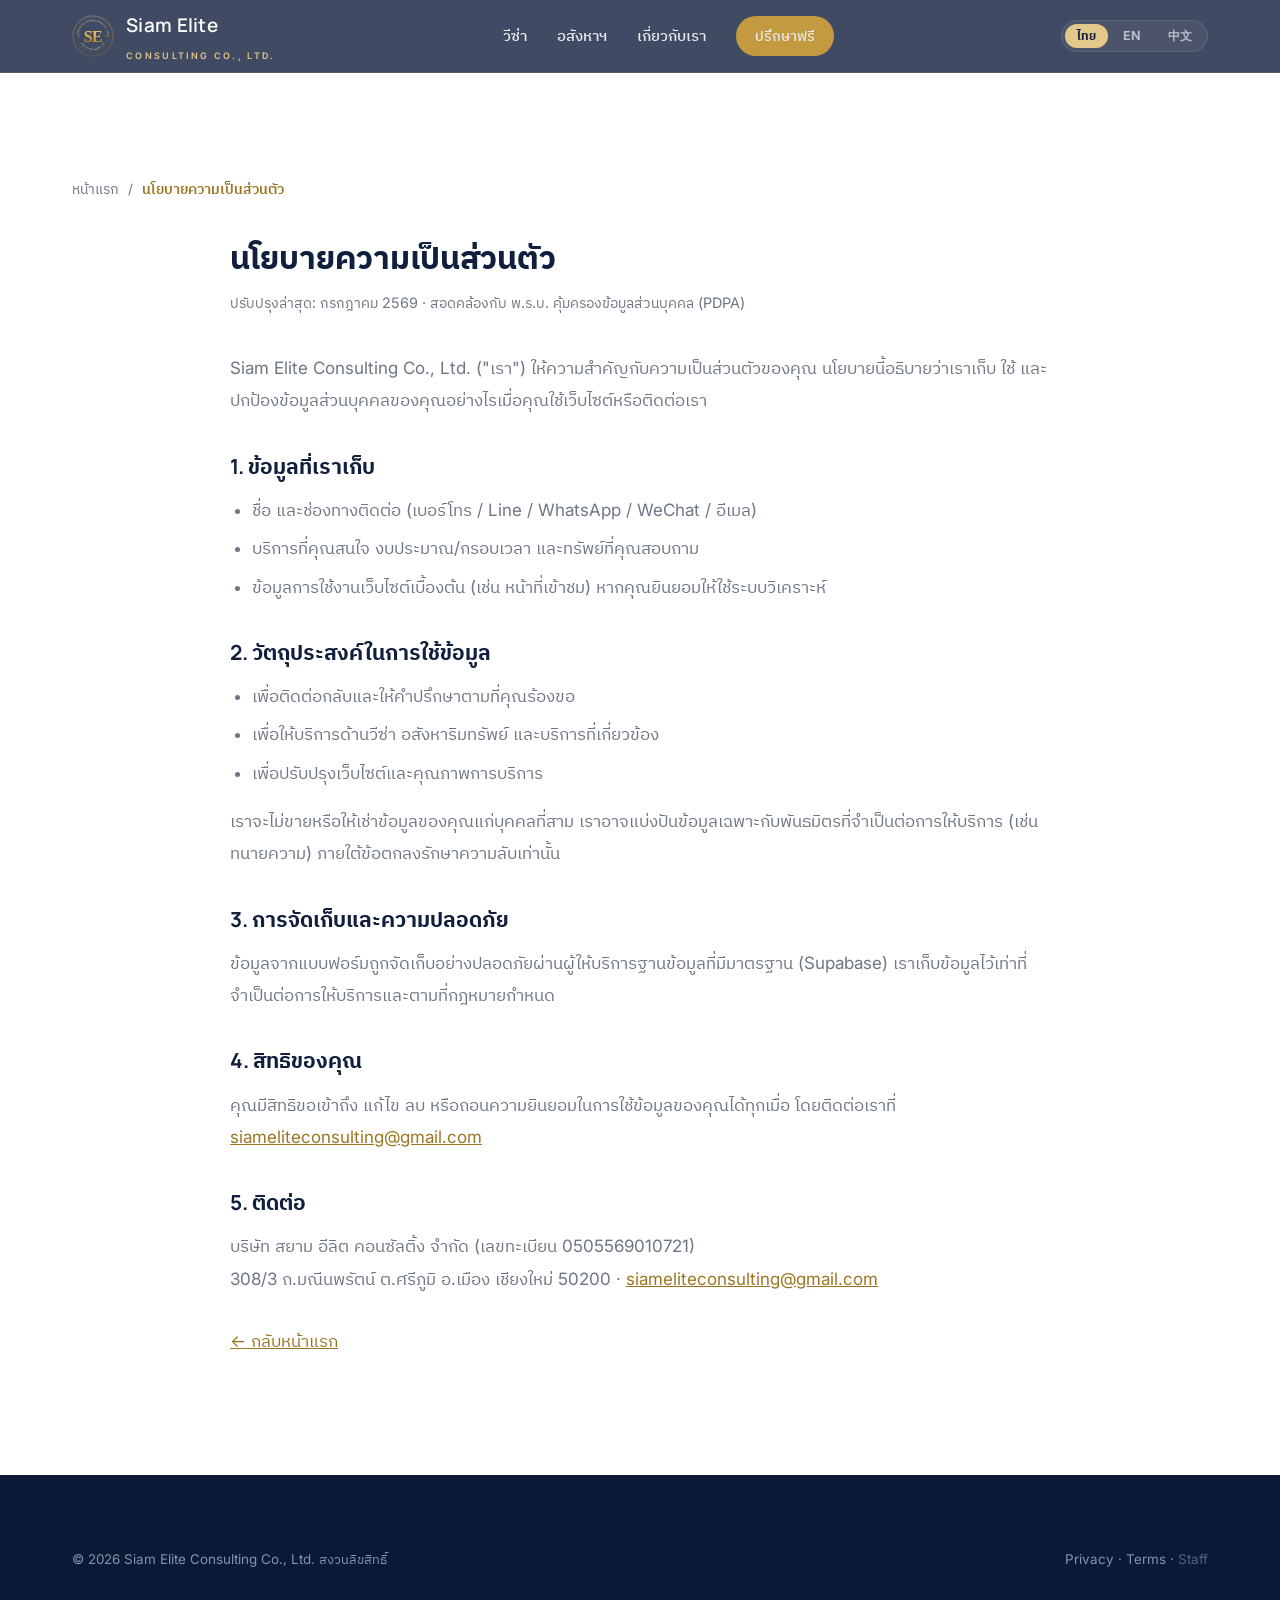
<file: privacy.html>
<!DOCTYPE html>
<html lang="th">
<head>
<meta charset="UTF-8">
<meta name="viewport" content="width=device-width, initial-scale=1.0">
<title>นโยบายความเป็นส่วนตัว — Siam Elite Consulting</title>
<meta name="description" content="นโยบายความเป็นส่วนตัว (PDPA) ของ Siam Elite Consulting">
<meta name="robots" content="noindex">
<link rel="canonical" href="https://siamelite.vercel.app/privacy.html">
<link rel="icon" href="assets/img/logo-gold.svg">
<meta name="theme-color" content="#0b1836">
<link rel="apple-touch-icon" href="assets/img/apple-touch-icon.png">
<link rel="preconnect" href="https://fonts.googleapis.com">
<link rel="preconnect" href="https://fonts.gstatic.com" crossorigin>
<link href="https://fonts.googleapis.com/css2?family=Manrope:wght@500;600;700;800&family=Inter:wght@400;500;600;700&family=IBM+Plex+Sans+Thai:wght@400;500;600;700&family=Noto+Sans+SC:wght@400;500;700&display=swap" rel="stylesheet">
<link rel="stylesheet" href="assets/css/styles.css">
<noscript><style>.reveal{opacity:1!important;transform:none!important}</style></noscript>
</head>
<body data-langs="th,en,zh">

<header class="header">
  <div class="container">
    <a href="index.html" class="brand">
      <img src="assets/img/logo-gold.svg" alt="Siam Elite Consulting logo">
      <span class="bt"><strong>Siam Elite</strong><small>Consulting Co., Ltd.</small></span>
    </a>
    <nav class="nav" id="nav">
      <a href="index.html#visa"><span class="lang-th">วีซ่า</span><span class="lang-en">Visa</span></a>
      <a href="properties.html"><span class="lang-th">อสังหาฯ</span><span class="lang-en">Property</span></a>
      <a href="index.html#about"><span class="lang-th">เกี่ยวกับเรา</span><span class="lang-en">About</span></a>
      <a href="index.html#contact" class="btn btn-gold sm"><span class="lang-th">ปรึกษาฟรี</span><span class="lang-en">Free Consultation</span></a>
    </nav>
    <div class="nav-cta">
      <div class="lang-switch" id="langSwitch">
        <button data-lang="th" class="active">ไทย</button>
        <button data-lang="en">EN</button>
        <button data-lang="zh">中文</button>
      </div>
      <button class="burger" id="burger" aria-label="menu"><span></span><span></span><span></span></button>
    </div>
  </div>
</header>

<section class="section">
  <div class="container">
    <div class="crumb">
      <a href="index.html"><span class="lang-th">หน้าแรก</span><span class="lang-en">Home</span></a>
      <span>/</span>
      <span class="cur"><span class="lang-th">นโยบายความเป็นส่วนตัว</span><span class="lang-en">Privacy Policy</span></span>
    </div>
    <div class="legal">
      <h1><span class="lang-th">นโยบายความเป็นส่วนตัว</span><span class="lang-en">Privacy Policy</span></h1>
      <p class="updated"><span class="lang-th">ปรับปรุงล่าสุด: กรกฎาคม 2569 · สอดคล้องกับ พ.ร.บ. คุ้มครองข้อมูลส่วนบุคคล (PDPA)</span><span class="lang-en">Last updated: July 2026 · Compliant with Thailand's Personal Data Protection Act (PDPA)</span></p>

      <p><span class="lang-th">Siam Elite Consulting Co., Ltd. ("เรา") ให้ความสำคัญกับความเป็นส่วนตัวของคุณ นโยบายนี้อธิบายว่าเราเก็บ ใช้ และปกป้องข้อมูลส่วนบุคคลของคุณอย่างไรเมื่อคุณใช้เว็บไซต์หรือติดต่อเรา</span><span class="lang-en">Siam Elite Consulting Co., Ltd. ("we") respects your privacy. This policy explains how we collect, use and protect your personal data when you use our website or contact us.</span></p>

      <h2><span class="lang-th">1. ข้อมูลที่เราเก็บ</span><span class="lang-en">1. Data we collect</span></h2>
      <ul>
        <li><span class="lang-th">ชื่อ และช่องทางติดต่อ (เบอร์โทร / Line / WhatsApp / WeChat / อีเมล)</span><span class="lang-en">Your name and contact details (phone / Line / WhatsApp / WeChat / email)</span></li>
        <li><span class="lang-th">บริการที่คุณสนใจ งบประมาณ/กรอบเวลา และทรัพย์ที่คุณสอบถาม</span><span class="lang-en">The service you're interested in, your budget/timeframe, and any property you enquire about</span></li>
        <li><span class="lang-th">ข้อมูลการใช้งานเว็บไซต์เบื้องต้น (เช่น หน้าที่เข้าชม) หากคุณยินยอมให้ใช้ระบบวิเคราะห์</span><span class="lang-en">Basic website usage data (e.g. pages visited) if you consent to analytics</span></li>
      </ul>

      <h2><span class="lang-th">2. วัตถุประสงค์ในการใช้ข้อมูล</span><span class="lang-en">2. How we use your data</span></h2>
      <ul>
        <li><span class="lang-th">เพื่อติดต่อกลับและให้คำปรึกษาตามที่คุณร้องขอ</span><span class="lang-en">To contact you and provide the advice you requested</span></li>
        <li><span class="lang-th">เพื่อให้บริการด้านวีซ่า อสังหาริมทรัพย์ และบริการที่เกี่ยวข้อง</span><span class="lang-en">To deliver visa, property and related services</span></li>
        <li><span class="lang-th">เพื่อปรับปรุงเว็บไซต์และคุณภาพการบริการ</span><span class="lang-en">To improve our website and service quality</span></li>
      </ul>
      <p><span class="lang-th">เราจะไม่ขายหรือให้เช่าข้อมูลของคุณแก่บุคคลที่สาม เราอาจแบ่งปันข้อมูลเฉพาะกับพันธมิตรที่จำเป็นต่อการให้บริการ (เช่น ทนายความ) ภายใต้ข้อตกลงรักษาความลับเท่านั้น</span><span class="lang-en">We never sell or rent your data. We only share it with partners essential to delivering your service (e.g. lawyers) under confidentiality agreements.</span></p>

      <h2><span class="lang-th">3. การจัดเก็บและความปลอดภัย</span><span class="lang-en">3. Storage & security</span></h2>
      <p><span class="lang-th">ข้อมูลจากแบบฟอร์มถูกจัดเก็บอย่างปลอดภัยผ่านผู้ให้บริการฐานข้อมูลที่มีมาตรฐาน (Supabase) เราเก็บข้อมูลไว้เท่าที่จำเป็นต่อการให้บริการและตามที่กฎหมายกำหนด</span><span class="lang-en">Form submissions are stored securely with a reputable database provider (Supabase). We keep your data only as long as needed to serve you and as required by law.</span></p>

      <h2><span class="lang-th">4. สิทธิของคุณ</span><span class="lang-en">4. Your rights</span></h2>
      <p><span class="lang-th">คุณมีสิทธิขอเข้าถึง แก้ไข ลบ หรือถอนความยินยอมในการใช้ข้อมูลของคุณได้ทุกเมื่อ โดยติดต่อเราที่ <a href="mailto:siameliteconsulting@gmail.com">siameliteconsulting@gmail.com</a></span><span class="lang-en">You may request access to, correction of, deletion of, or withdraw consent for your data at any time by contacting us at <a href="mailto:siameliteconsulting@gmail.com">siameliteconsulting@gmail.com</a>.</span></p>

      <h2><span class="lang-th">5. ติดต่อ</span><span class="lang-en">5. Contact</span></h2>
      <p><span class="lang-th">บริษัท สยาม อีลิต คอนซัลติ้ง จำกัด (เลขทะเบียน 0505569010721)<br>308/3 ถ.มณีนพรัตน์ ต.ศรีภูมิ อ.เมือง เชียงใหม่ 50200 · <a href="mailto:siameliteconsulting@gmail.com">siameliteconsulting@gmail.com</a></span><span class="lang-en">SIAM ELITE CONSULTING CO., LTD. (Reg. No. 0505569010721)<br>308/3 Manee Nopparat Rd, Si Phum, Mueang, Chiang Mai 50200 · <a href="mailto:siameliteconsulting@gmail.com">siameliteconsulting@gmail.com</a></span></p>

      <p style="margin-top:30px"><a href="index.html">← <span class="lang-th">กลับหน้าแรก</span><span class="lang-en">Back to home</span></a></p>
    </div>
  </div>
</section>

<footer class="footer">
  <div class="container">
    <div class="foot-bottom" style="border:none;padding-top:0">
      <span>© <span id="year"></span> Siam Elite Consulting Co., Ltd. <span class="lang-th">สงวนลิขสิทธิ์</span><span class="lang-en">All rights reserved.</span></span>
      <span><a href="privacy.html">Privacy</a> · <a href="terms.html">Terms</a> · <a href="admin.html" class="foot-staff">Staff</a></span>
    </div>
  </div>
</footer>

<script src="assets/js/app.js"></script>
</body>
</html>
</file>
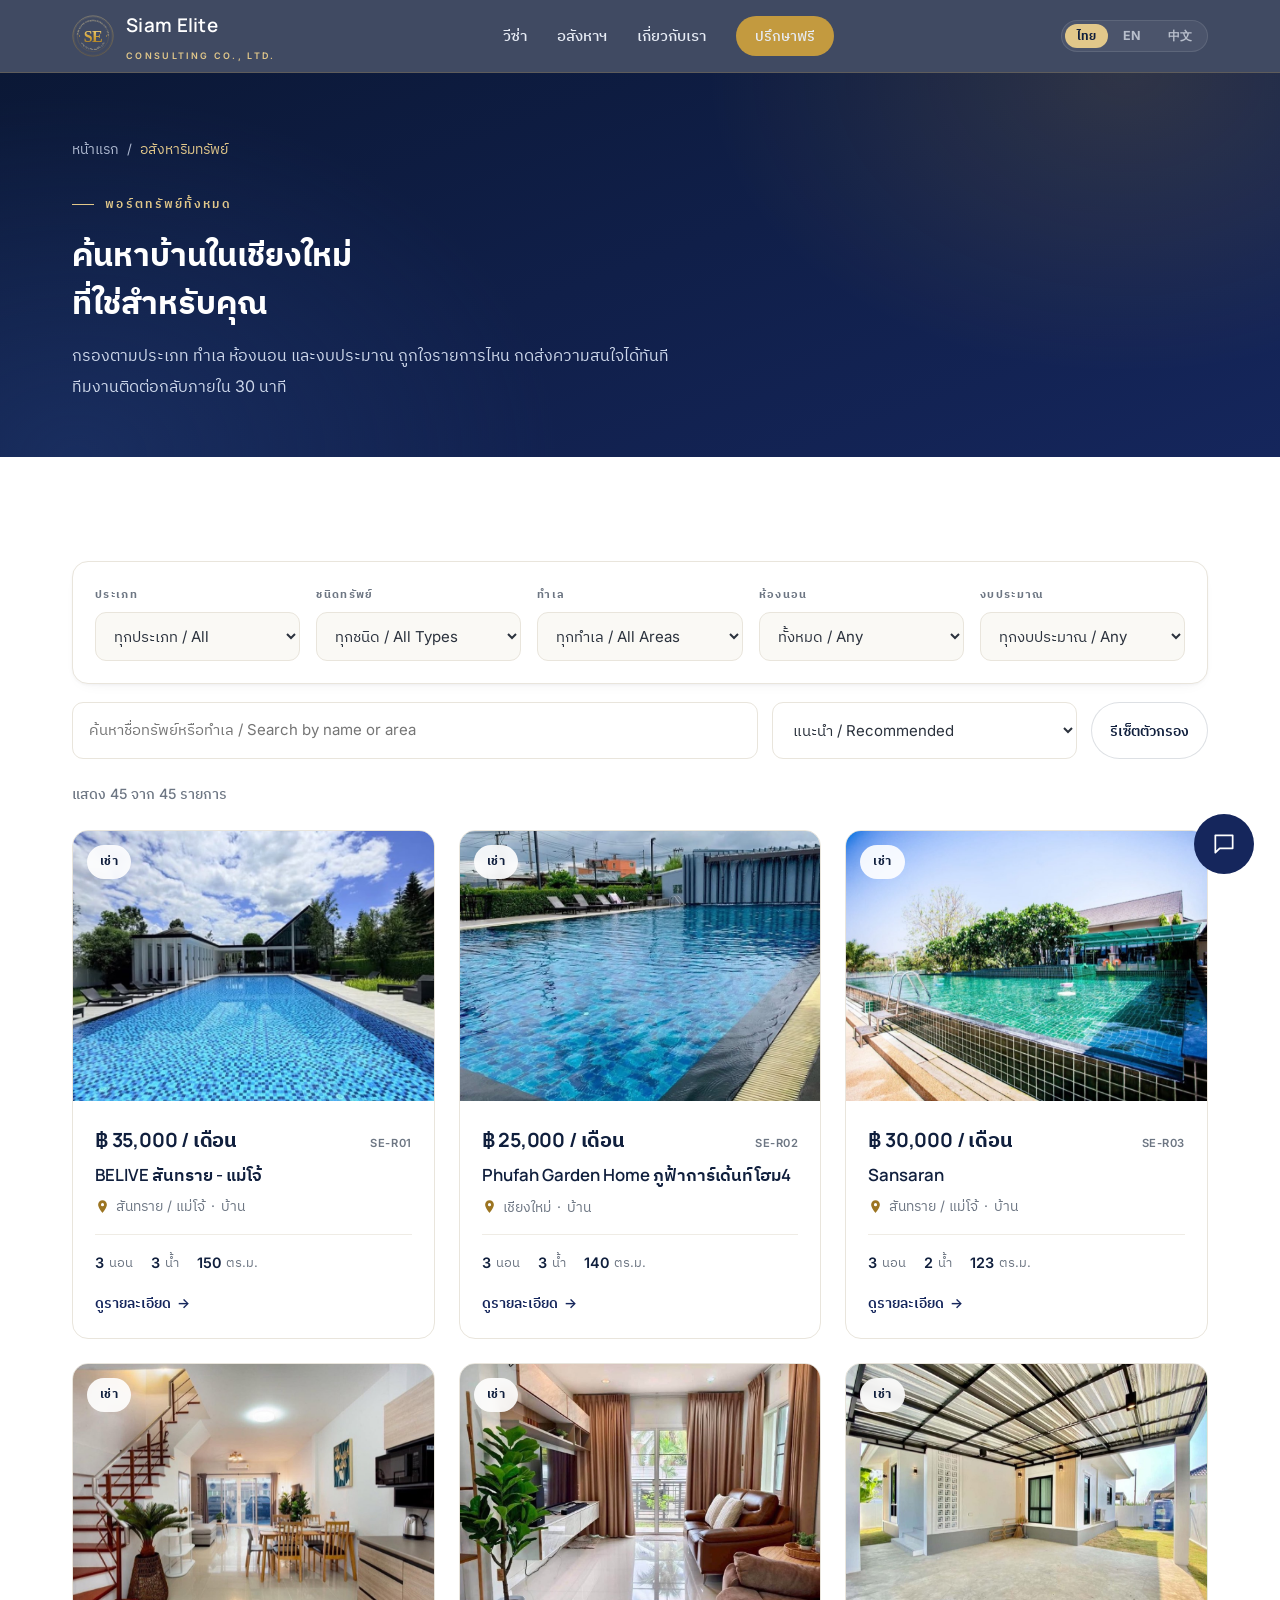
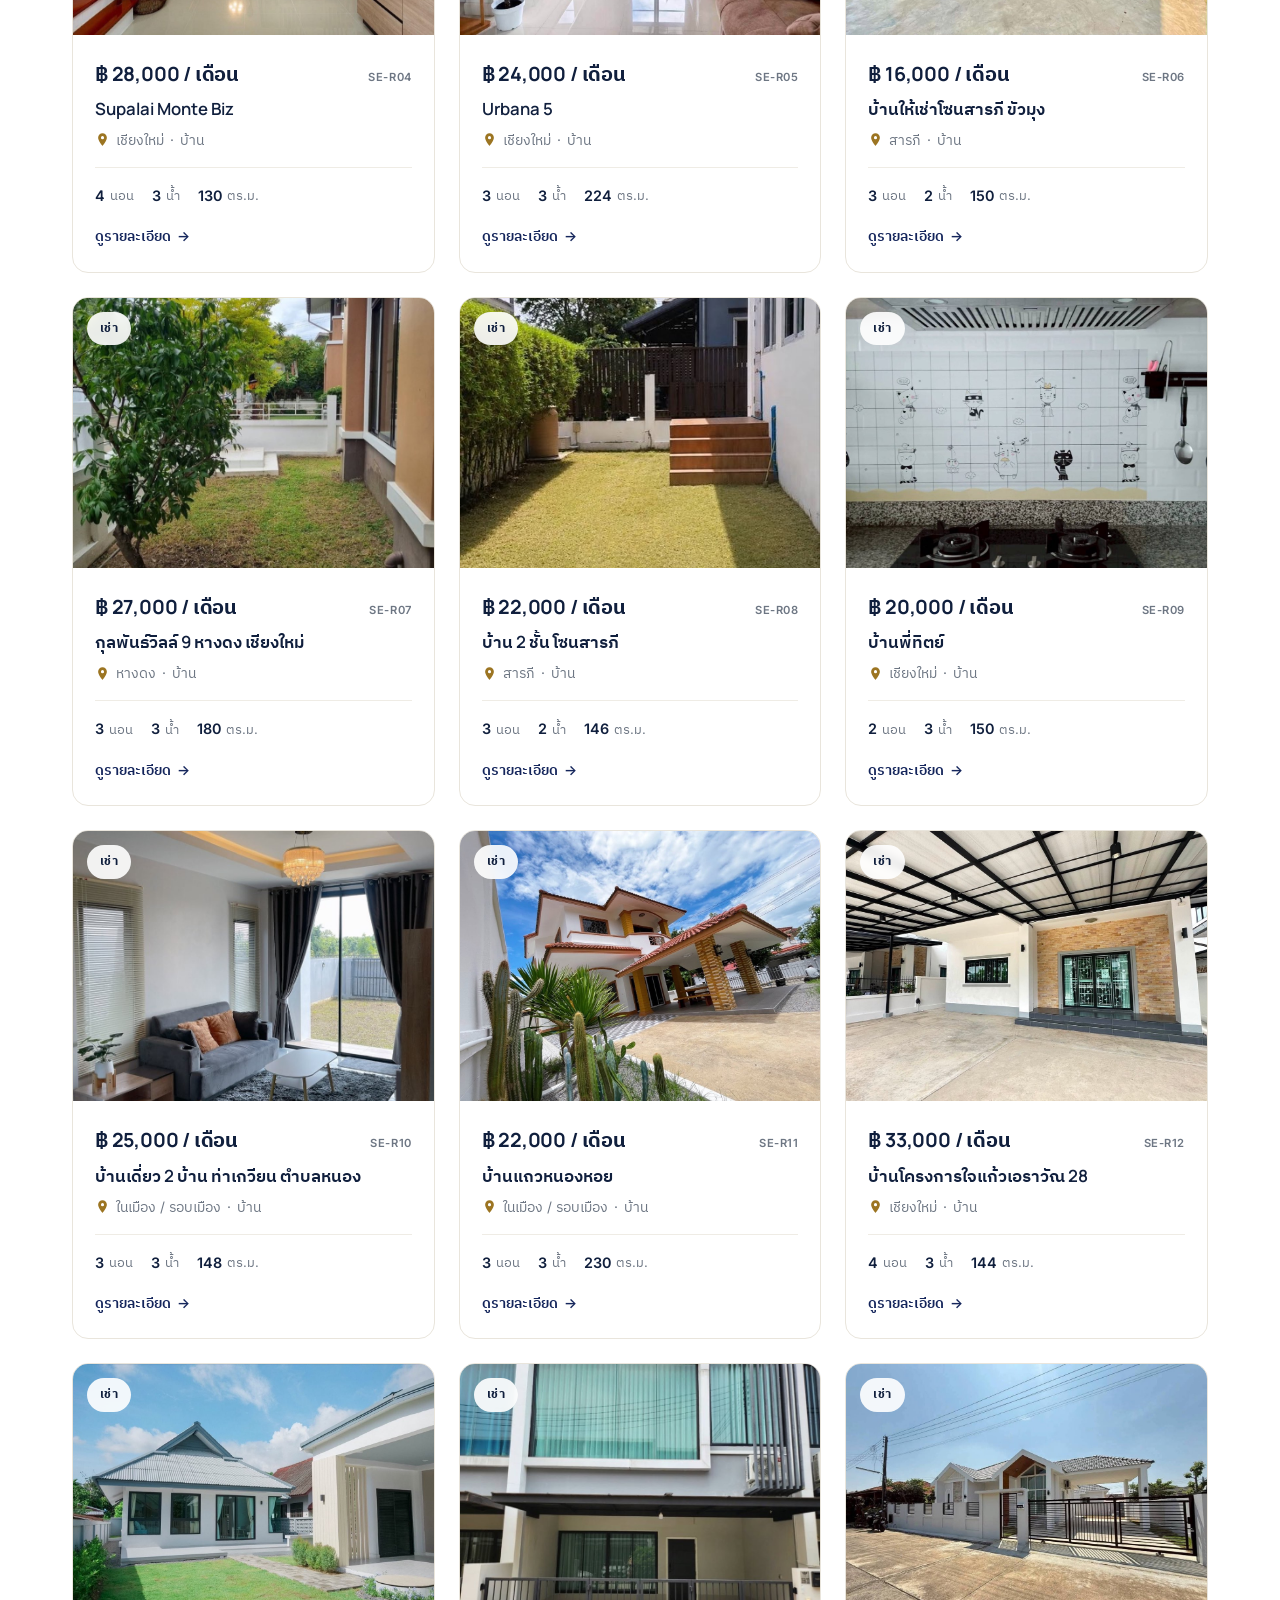
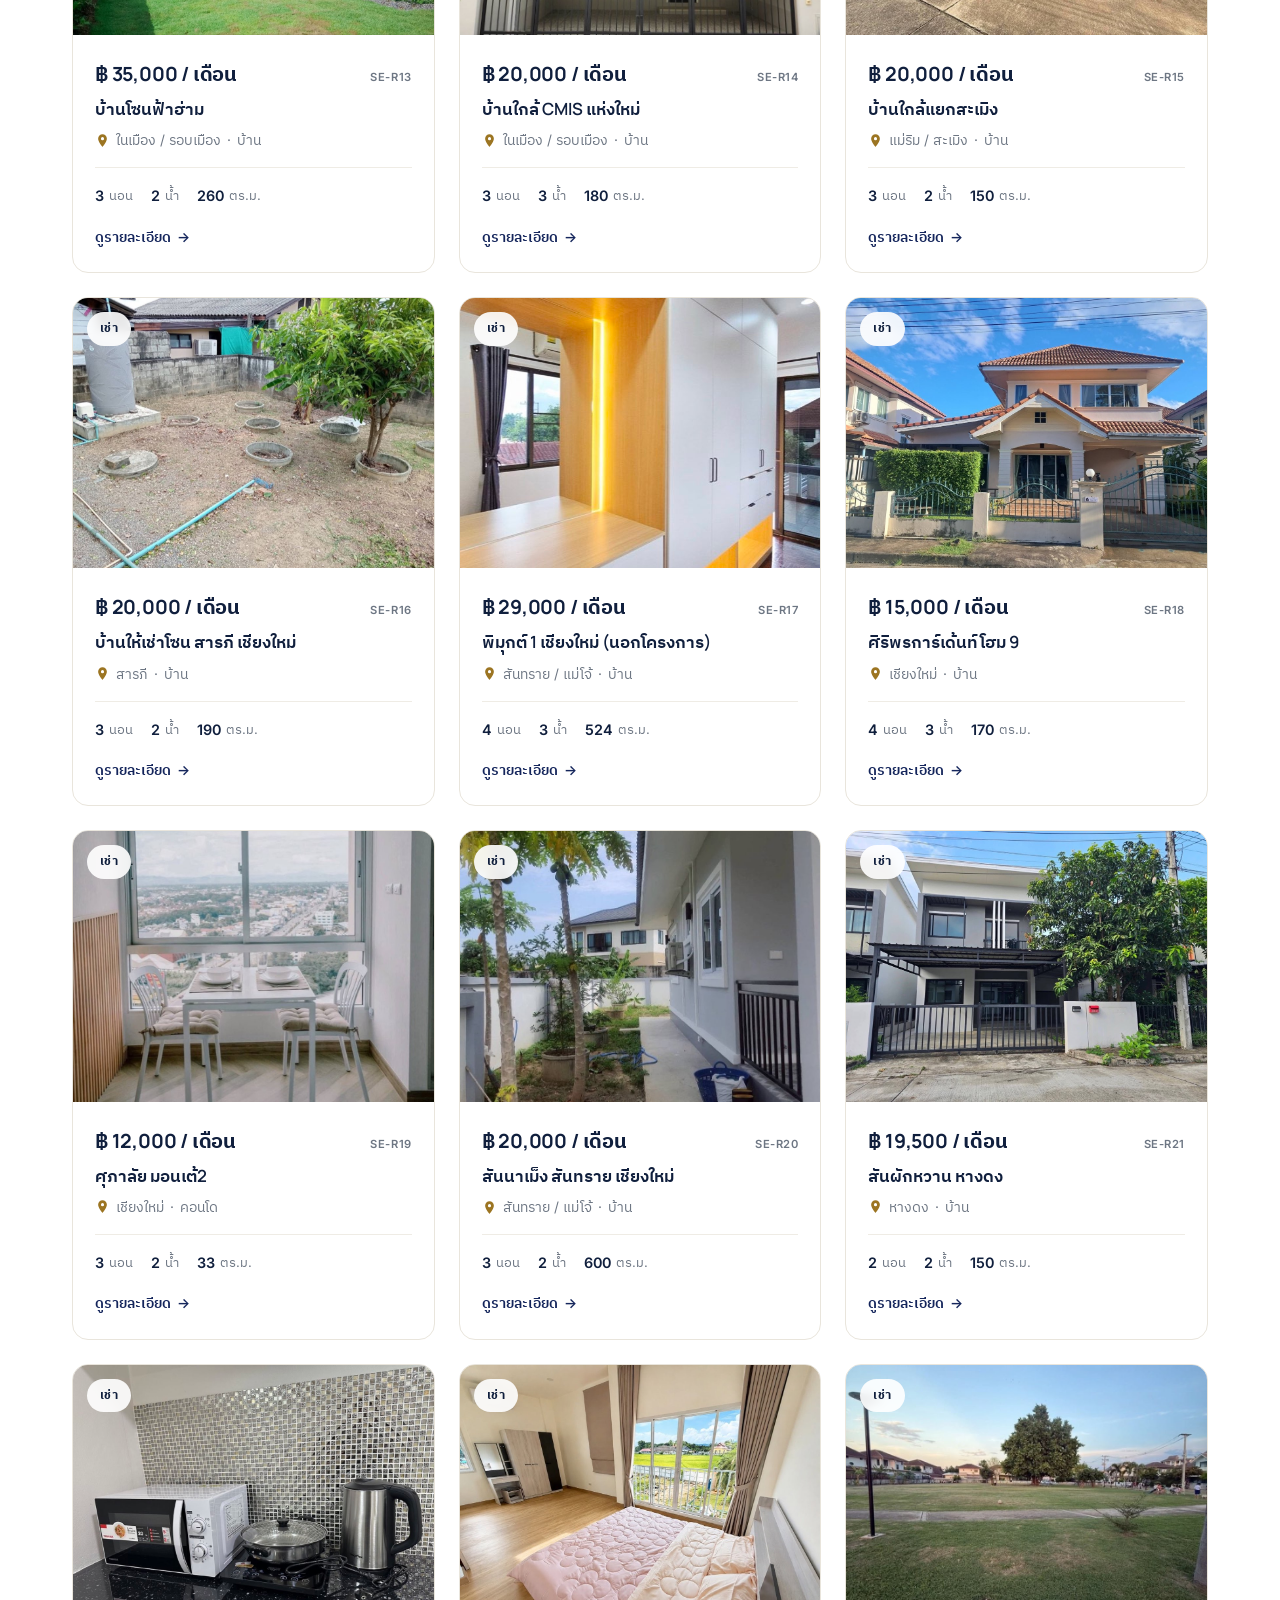
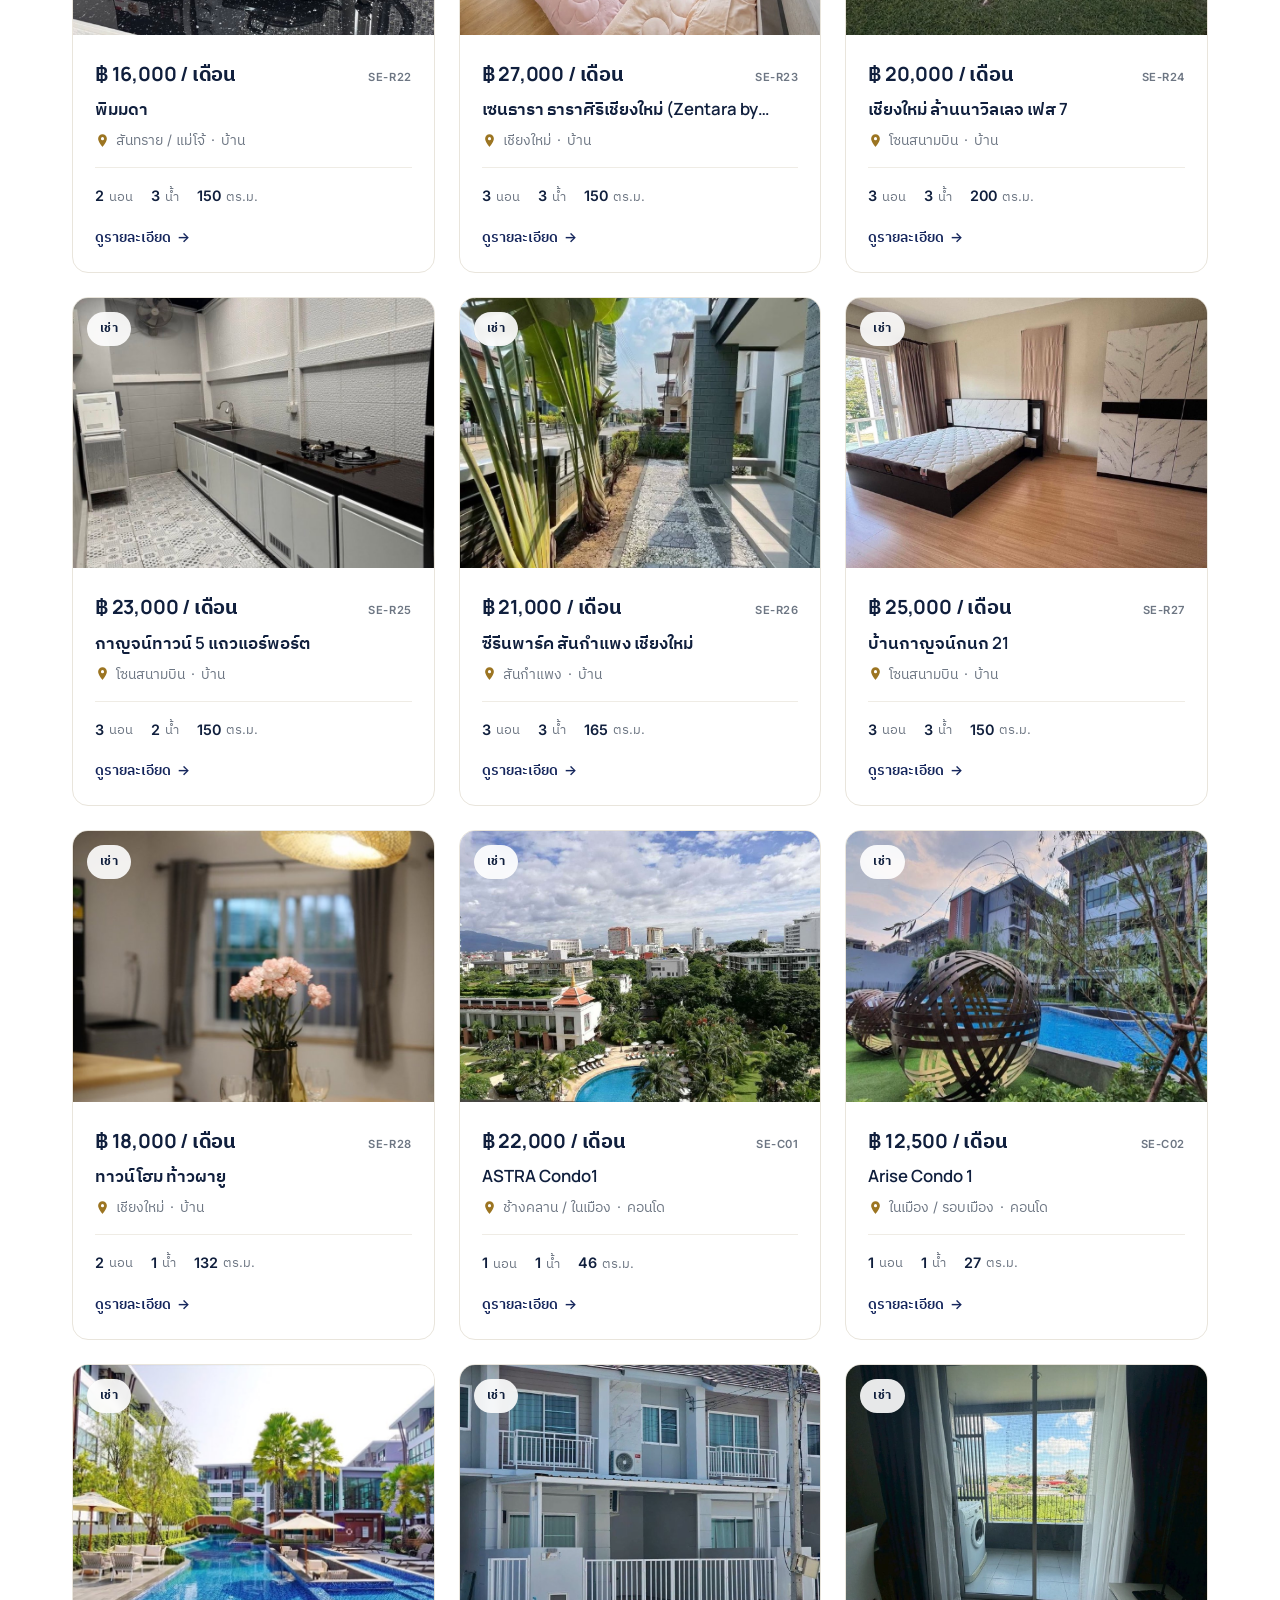
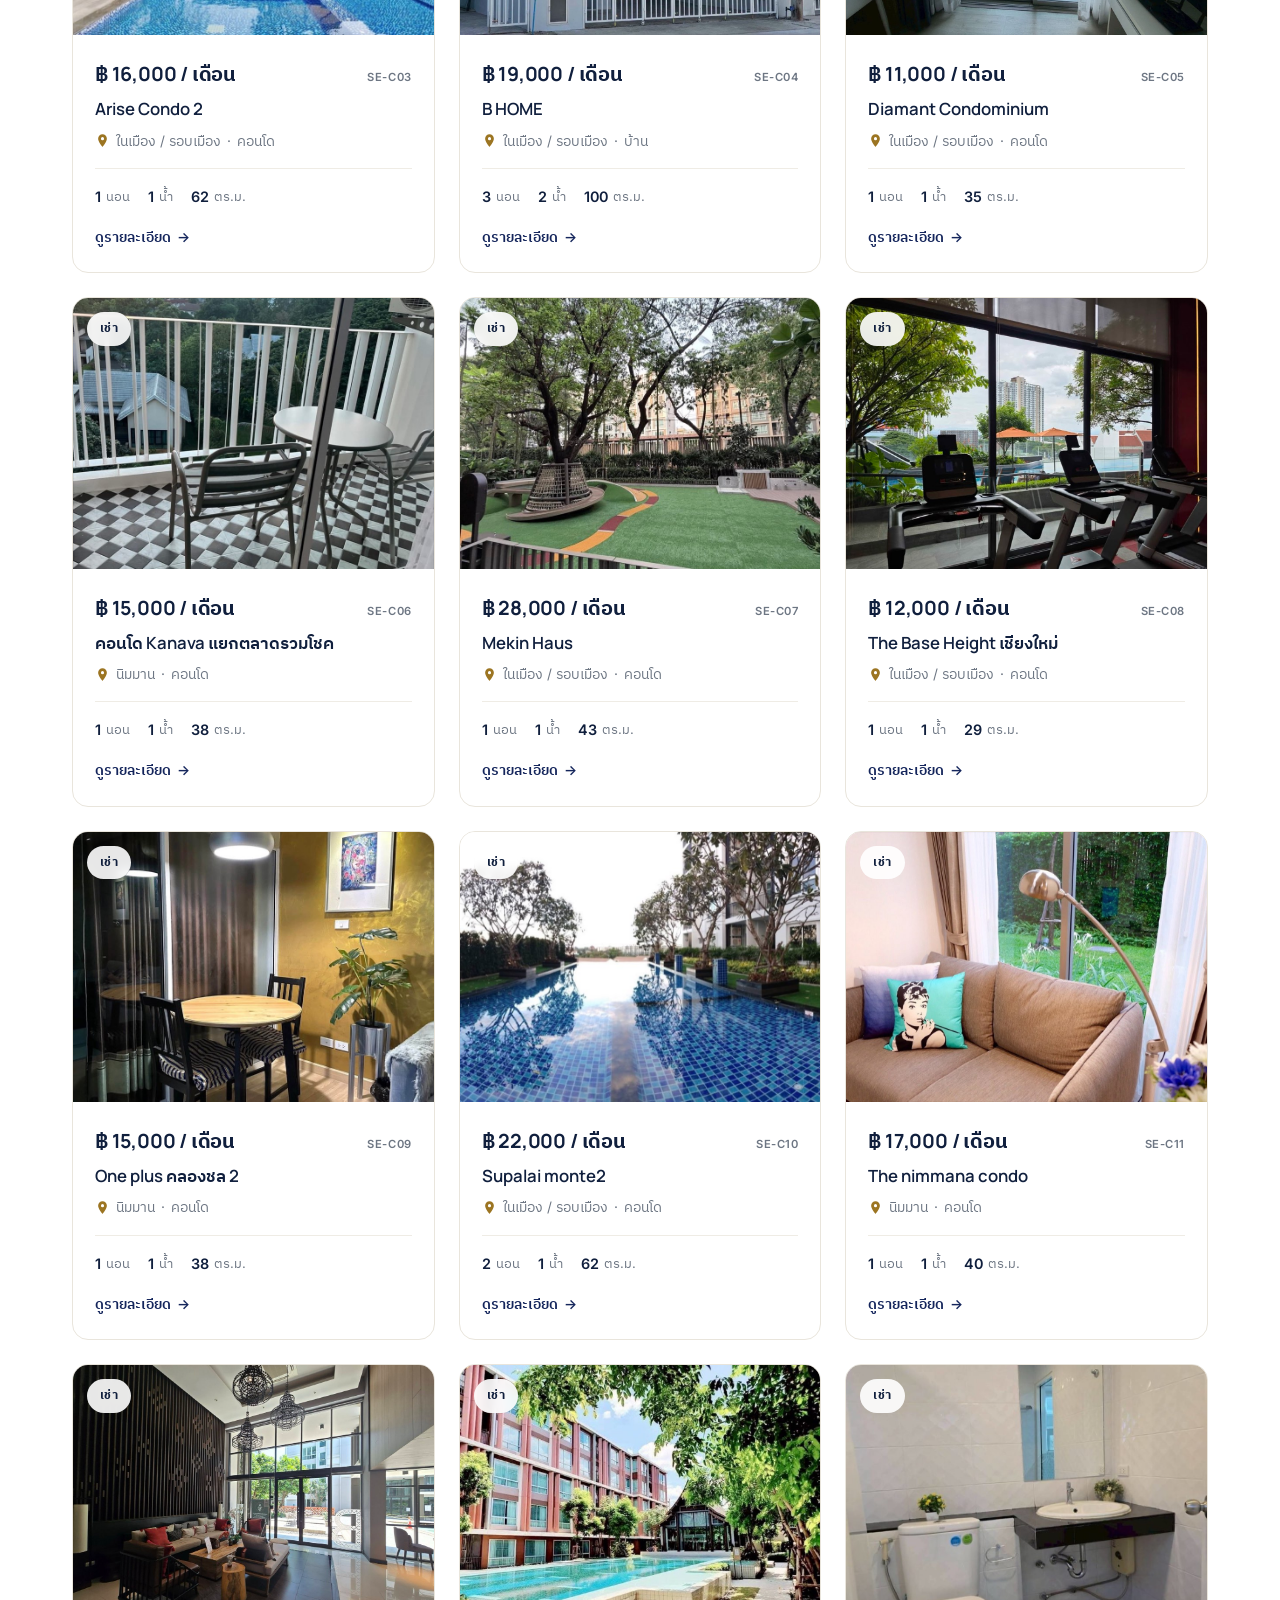
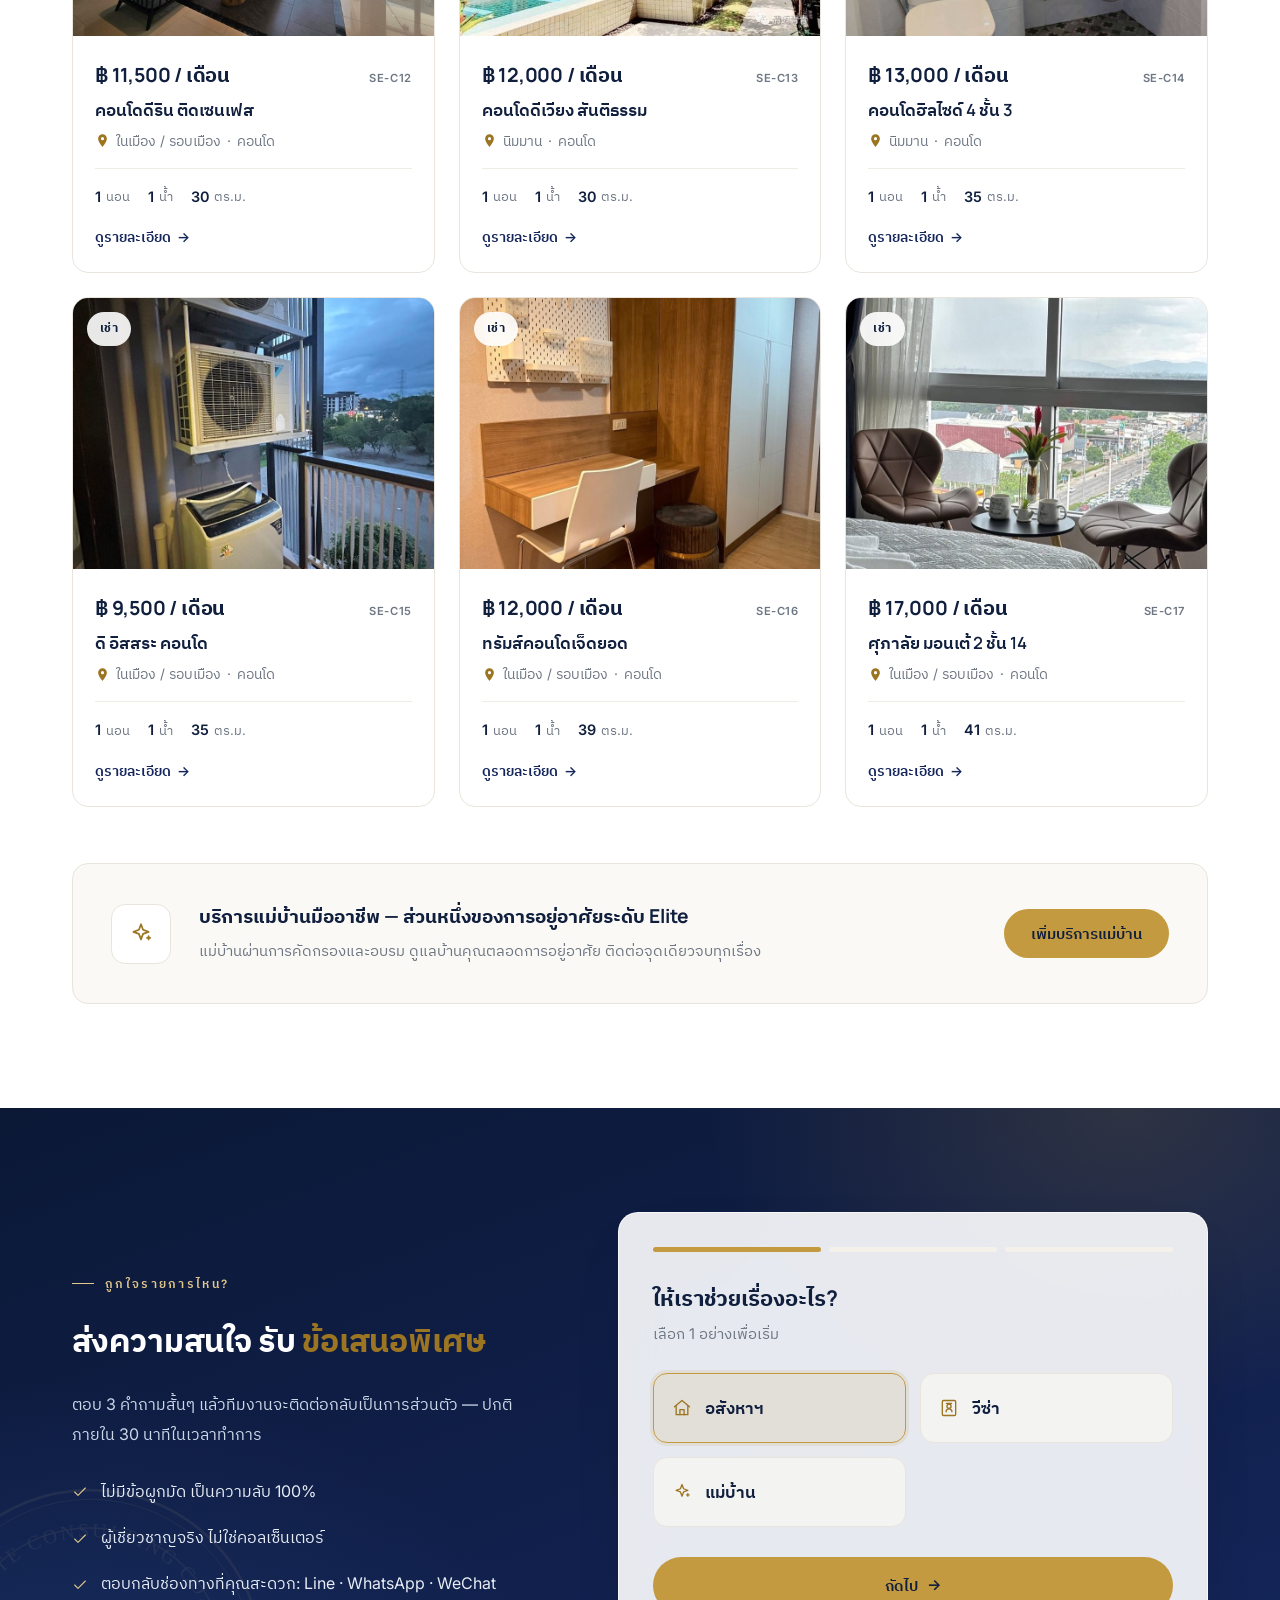
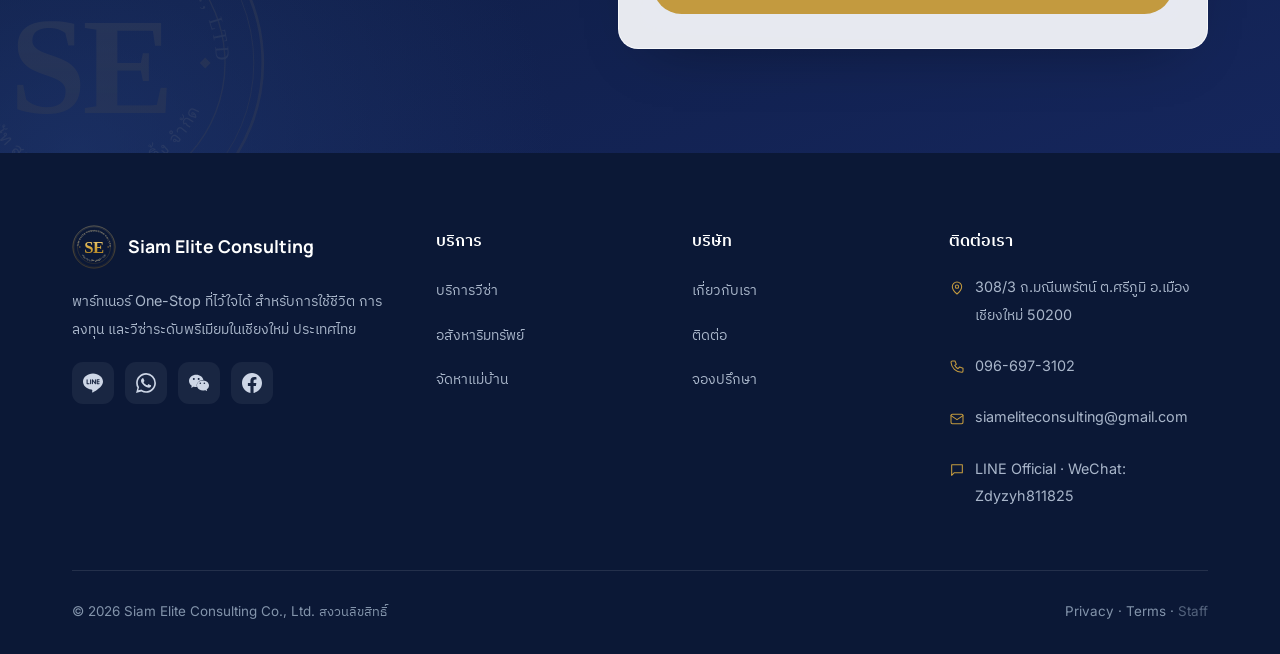
<file: properties.html>
<!DOCTYPE html>
<html lang="th">
<head>
<meta charset="UTF-8">
<meta name="viewport" content="width=device-width, initial-scale=1.0">
<title>อสังหาริมทรัพย์ทั้งหมด — Siam Elite Consulting</title>
<meta name="description" content="ค้นหาวิลล่า คอนโด และบ้านในเชียงใหม่ พร้อมระบบกรองตามประเภท ทำเล ห้องนอน และงบประมาณ — Siam Elite Consulting">
<link rel="canonical" href="https://siamelite.vercel.app/properties.html">
<meta property="og:type" content="website">
<meta property="og:site_name" content="Siam Elite Consulting">
<meta property="og:title" content="อสังหาริมทรัพย์ในเชียงใหม่ — Siam Elite Consulting">
<meta property="og:description" content="ค้นหาวิลล่า คอนโด และบ้านในเชียงใหม่ พร้อมระบบกรอง — Siam Elite Consulting">
<meta property="og:url" content="https://siamelite.vercel.app/properties.html">
<meta property="og:image" content="https://siamelite.vercel.app/assets/img/og-cover.jpg">
<meta property="og:image:width" content="1200">
<meta property="og:image:height" content="630">
<meta name="twitter:card" content="summary_large_image">
<meta name="twitter:image" content="https://siamelite.vercel.app/assets/img/og-cover.jpg">
<link rel="icon" href="assets/img/logo-gold.svg">
<meta name="theme-color" content="#0b1836">
<link rel="apple-touch-icon" href="assets/img/apple-touch-icon.png">
<link rel="preconnect" href="https://fonts.googleapis.com">
<link rel="preconnect" href="https://fonts.gstatic.com" crossorigin>
<link href="https://fonts.googleapis.com/css2?family=Manrope:wght@500;600;700;800&family=Inter:wght@400;500;600;700&family=IBM+Plex+Sans+Thai:wght@400;500;600;700&family=Noto+Sans+SC:wght@400;500;700&display=swap" rel="stylesheet">
<link rel="stylesheet" href="assets/css/styles.css">
<noscript><style>.reveal{opacity:1!important;transform:none!important}</style></noscript>
</head>
<body data-langs="th,en,zh">

<!-- ===== HEADER ===== -->
<header class="header">
  <div class="container">
    <a href="index.html" class="brand">
      <img src="assets/img/logo-gold.svg" alt="Siam Elite Consulting logo">
      <span class="bt"><strong>Siam Elite</strong><small>Consulting Co., Ltd.</small></span>
    </a>
    <nav class="nav" id="nav">
      <a href="index.html#visa"><span class="lang-th">วีซ่า</span><span class="lang-en">Visa</span></a>
      <a href="properties.html"><span class="lang-th">อสังหาฯ</span><span class="lang-en">Property</span></a>
      <a href="index.html#about"><span class="lang-th">เกี่ยวกับเรา</span><span class="lang-en">About</span></a>
      <a href="#contact" class="btn btn-gold sm"><span class="lang-th">ปรึกษาฟรี</span><span class="lang-en">Free Consultation</span></a>
    </nav>
    <div class="nav-cta">
      <div class="lang-switch" id="langSwitch">
        <button data-lang="th" class="active">ไทย</button>
        <button data-lang="en">EN</button>
        <button data-lang="zh">中文</button>
      </div>
      <button class="burger" id="burger" aria-label="menu"><span></span><span></span><span></span></button>
    </div>
  </div>
</header>

<!-- ===== PAGE INTRO ===== -->
<section class="page-hero">
  <div class="container">
    <div class="crumb reveal">
      <a href="index.html"><span class="lang-th">หน้าแรก</span><span class="lang-en">Home</span></a>
      <span>/</span>
      <span style="color:var(--gold-400)"><span class="lang-th">อสังหาริมทรัพย์</span><span class="lang-en">Property</span></span>
    </div>
    <span class="eyebrow"><span class="lang-th">พอร์ตทรัพย์ทั้งหมด</span><span class="lang-en">Full Portfolio</span></span>
    <h1><span class="lang-th">ค้นหาบ้านในเชียงใหม่<br>ที่ใช่สำหรับคุณ</span><span class="lang-en">Find Your Perfect<br>Chiang Mai Home</span></h1>
    <p><span class="lang-th">กรองตามประเภท ทำเล ห้องนอน และงบประมาณ ถูกใจรายการไหน กดส่งความสนใจได้ทันที ทีมงานติดต่อกลับภายใน 30 นาที</span><span class="lang-en">Filter by type, location, bedrooms and budget. Found one you like? Submit your interest — our team replies within 30 minutes.</span></p>
  </div>
</section>

<!-- ===== PROPERTY LISTINGS ===== -->
<section class="section" id="property">
  <div class="container">
    <div class="filters reveal" id="propFilters">
      <div class="f">
        <label><span class="lang-th">ประเภท</span><span class="lang-en">Status</span></label>
        <select id="fStatus">
          <option value="all">ทุกประเภท / All</option>
          <!-- เปิดใช้เมื่อมีทรัพย์ขายเข้าพอร์ต: <option value="sale">ซื้อ / Buy</option> -->
          <option value="rent">เช่า / Rent</option>
        </select>
      </div>
      <div class="f">
        <label><span class="lang-th">ชนิดทรัพย์</span><span class="lang-en">Property Type</span></label>
        <select id="fType">
          <option value="all">ทุกชนิด / All Types</option>
          <option value="villa">วิลล่า / Villa</option>
          <option value="condo">คอนโด / Condo</option>
          <option value="house">บ้าน / House</option>
        </select>
      </div>
      <div class="f">
        <label><span class="lang-th">ทำเล</span><span class="lang-en">Location</span></label>
        <select id="fLocation">
          <option value="all">ทุกทำเล / All Areas</option>
          <option value="nimman">นิมมาน / Nimman</option>
          <option value="sansai">สันทราย / แม่โจ้</option>
          <option value="saraphi">สารภี / Saraphi</option>
          <option value="hangdong">หางดง / Hang Dong</option>
          <option value="sankamphaeng">สันกำแพง / San Kamphaeng</option>
          <option value="mueang">ในเมือง / รอบเมือง</option>
          <option value="airport">โซนสนามบิน / Airport</option>
          <option value="other">อื่นๆ / Other</option>
        </select>
      </div>
      <div class="f">
        <label><span class="lang-th">ห้องนอน</span><span class="lang-en">Bedrooms</span></label>
        <select id="fBeds">
          <option value="0">ทั้งหมด / Any</option>
          <option value="2">2+</option>
          <option value="3">3+</option>
          <option value="4">4+</option>
          <option value="5">5+</option>
        </select>
      </div>
      <div class="f">
        <label><span class="lang-th">งบประมาณ</span><span class="lang-en">Budget</span></label>
        <select id="fTier">
          <option value="all">ทุกงบประมาณ / Any</option>
          <option value="a">฿30,000+ / เดือน</option>
          <option value="b">฿20,000–30,000 / เดือน</option>
          <option value="c">&lt; ฿20,000 / เดือน</option>
        </select>
      </div>
    </div>
    <div class="filters-search reveal">
      <input type="text" id="fKeyword" placeholder="ค้นหาชื่อทรัพย์หรือทำเล / Search by name or area">
      <select id="fSort" aria-label="เรียงลำดับ / Sort">
        <option value="default">แนะนำ / Recommended</option>
        <option value="price-asc">ราคา: น้อย → มาก / Price: low → high</option>
        <option value="price-desc">ราคา: มาก → น้อย / Price: high → low</option>
      </select>
      <button type="button" class="btn btn-outline sm" id="fReset"><span class="lang-th">รีเซ็ตตัวกรอง</span><span class="lang-en">Reset Filters</span></button>
    </div>
    <div class="prop-meta reveal"><span id="propCount"></span></div>

    <div class="prop-grid" id="propGrid" data-scope="all"></div>

    <p class="prop-empty" id="propEmpty" hidden><span class="lang-th">ไม่พบทรัพย์ที่ตรงกับตัวกรอง ลองปรับตัวกรองใหม่ดูนะครับ</span><span class="lang-en">No properties match your filters. Try adjusting them.</span></p>

    <div class="addon reveal">
      <div class="ic"><svg viewBox="0 0 24 24" class="svic lg" aria-hidden="true"><path d="M12 3l1.9 5.1L19 10l-5.1 1.9L12 17l-1.9-5.1L5 10l5.1-1.9z"/><path d="M19 14v3"/><path d="M20.5 15.5h-3"/></svg></div>
      <div class="txt">
        <h4><span class="lang-th">บริการแม่บ้านมืออาชีพ — ส่วนหนึ่งของการอยู่อาศัยระดับ Elite</span><span class="lang-en">Professional Maid Service — included in your Elite living</span></h4>
        <p><span class="lang-th">แม่บ้านผ่านการคัดกรองและอบรม ดูแลบ้านคุณตลอดการอยู่อาศัย ติดต่อจุดเดียวจบทุกเรื่อง</span><span class="lang-en">Vetted, trained housekeepers to care for your home throughout your stay. One point of contact for everything.</span></p>
      </div>
      <a href="#contact" class="btn btn-gold"><span class="lang-th">เพิ่มบริการแม่บ้าน</span><span class="lang-en">Add Maid Service</span></a>
    </div>
  </div>
</section>

<!-- ===== LEAD FORM (submit interest) ===== -->
<section class="section lead" id="contact">
  <img class="lead-seal" src="assets/img/logo-gold.svg" alt="" aria-hidden="true">
  <div class="container">
    <div class="lead-wrap">
      <div class="lead-copy reveal">
        <span class="eyebrow"><span class="lang-th">ถูกใจรายการไหน?</span><span class="lang-en">Found One You Like?</span></span>
        <h2><span class="lang-th">ส่งความสนใจ รับ <span class="gold-text">ข้อเสนอพิเศษ</span></span><span class="lang-en">Submit Interest, Get <span class="gold-text">a Special Offer</span></span></h2>
        <p><span class="lang-th">ตอบ 3 คำถามสั้นๆ แล้วทีมงานจะติดต่อกลับเป็นการส่วนตัว — ปกติภายใน 30 นาทีในเวลาทำการ</span><span class="lang-en">Answer three quick questions and our team will contact you personally — usually within 30 minutes during office hours.</span></p>
        <ul>
          <li><span class="ic"><svg viewBox="0 0 24 24" class="svic sm" aria-hidden="true"><path d="M20 6 9 17l-5-5"/></svg></span><span class="lang-th">ไม่มีข้อผูกมัด เป็นความลับ 100%</span><span class="lang-en">No obligation, 100% confidential</span></li>
          <li><span class="ic"><svg viewBox="0 0 24 24" class="svic sm" aria-hidden="true"><path d="M20 6 9 17l-5-5"/></svg></span><span class="lang-th">ผู้เชี่ยวชาญจริง ไม่ใช่คอลเซ็นเตอร์</span><span class="lang-en">Real specialists, not a call centre</span></li>
          <li><span class="ic"><svg viewBox="0 0 24 24" class="svic sm" aria-hidden="true"><path d="M20 6 9 17l-5-5"/></svg></span><span class="lang-th">ตอบกลับช่องทางที่คุณสะดวก: Line · WhatsApp · WeChat</span><span class="lang-en">Reply on your channel: Line · WhatsApp · WeChat</span></li>
        </ul>
      </div>

      <div class="form-card reveal">
        <div class="form-progress">
          <div class="bar done" id="b1"><i></i></div>
          <div class="bar" id="b2"><i></i></div>
          <div class="bar" id="b3"><i></i></div>
        </div>

        <form id="leadForm" novalidate>
          <div class="fstep active" data-step="1">
            <h3><span class="lang-th">ให้เราช่วยเรื่องอะไร?</span><span class="lang-en">What can we help with?</span></h3>
            <p class="sub"><span class="lang-th">เลือก 1 อย่างเพื่อเริ่ม</span><span class="lang-en">Select one to get started.</span></p>
            <div class="opt-grid" data-group="service">
              <div class="opt sel" data-val="Property"><span class="em"><svg viewBox="0 0 24 24" class="svic" aria-hidden="true"><path d="M3 10.5 12 3l9 7.5"/><path d="M5 9.5V20h14V9.5"/><path d="M9.5 20v-6h5v6"/></svg></span> <span class="lang-th">อสังหาฯ</span><span class="lang-en">Property</span></div>
              <div class="opt" data-val="Visa"><span class="em"><svg viewBox="0 0 24 24" class="svic" aria-hidden="true"><rect x="4" y="3" width="16" height="18" rx="1.5"/><circle cx="12" cy="10" r="2.5"/><path d="M8.5 16.5a3.5 3.5 0 0 1 7 0"/><path d="M9 6.5h6"/></svg></span> <span class="lang-th">วีซ่า</span><span class="lang-en">Visa</span></div>
              <div class="opt" data-val="Maid"><span class="em"><svg viewBox="0 0 24 24" class="svic" aria-hidden="true"><path d="M12 3l1.9 5.1L19 10l-5.1 1.9L12 17l-1.9-5.1L5 10l5.1-1.9z"/><path d="M19 14v3"/><path d="M20.5 15.5h-3"/></svg></span> <span class="lang-th">แม่บ้าน</span><span class="lang-en">Maid Service</span></div>
            </div>
            <div class="form-nav">
              <button type="button" class="btn btn-gold" data-next><span class="lang-th">ถัดไป</span><span class="lang-en">Continue</span> →</button>
            </div>
          </div>

          <div class="fstep" data-step="2">
            <h3><span class="lang-th">งบประมาณ / กรอบเวลา?</span><span class="lang-en">Your budget / timeframe?</span></h3>
            <p class="sub"><span class="lang-th">ช่วยให้เราจัดตัวเลือกที่เหมาะที่สุด</span><span class="lang-en">This helps us tailor the right options.</span></p>
            <div class="opt-grid" data-group="budget">
              <div class="opt single" data-val="Just exploring"><span class="em"><svg viewBox="0 0 24 24" class="svic" aria-hidden="true"><circle cx="11" cy="11" r="7"/><path d="m21 21-4.3-4.3"/></svg></span> <span class="lang-th">แค่กำลังหาข้อมูล</span><span class="lang-en">Just exploring for now</span></div>
              <div class="opt single" data-val="Within 3 months"><span class="em"><svg viewBox="0 0 24 24" class="svic" aria-hidden="true"><rect x="3" y="5" width="18" height="16" rx="2"/><path d="M3 9h18"/><path d="M8 3v4"/><path d="M16 3v4"/></svg></span> <span class="lang-th">พร้อมภายใน 3 เดือน</span><span class="lang-en">Ready within 3 months</span></div>
              <div class="opt single" data-val="ASAP"><span class="em"><svg viewBox="0 0 24 24" class="svic" aria-hidden="true"><path d="M13 2 4 14h6l-1 8 9-12h-6z"/></svg></span> <span class="lang-th">เร็วที่สุด</span><span class="lang-en">As soon as possible</span></div>
            </div>
            <div class="form-nav">
              <button type="button" class="btn btn-outline" data-back>← <span class="lang-th">ย้อนกลับ</span><span class="lang-en">Back</span></button>
              <button type="button" class="btn btn-gold" data-next><span class="lang-th">ถัดไป</span><span class="lang-en">Continue</span> →</button>
            </div>
          </div>

          <div class="fstep" data-step="3">
            <h3><span class="lang-th">ให้ติดต่อกลับทางไหน?</span><span class="lang-en">Where should we reach you?</span></h3>
            <p class="sub"><span class="lang-th">บอกชื่อทรัพย์ที่สนใจในช่องข้อความก็ได้ (ถ้ามี)</span><span class="lang-en">Mention the property name you liked, if any.</span></p>
            <div class="field"><label><span class="lang-th">ชื่อ</span><span class="lang-en">Name</span></label><input type="text" name="name" required placeholder="—"></div>
            <div class="field"><label><span class="lang-th">ช่องทางที่สะดวก</span><span class="lang-en">Preferred channel</span></label>
              <select name="channel"><option>Line</option><option>WhatsApp</option><option>WeChat</option><option>โทร / Phone call</option><option>Email</option></select>
            </div>
            <div class="field"><label><span class="lang-th">เบอร์ / WhatsApp / Line / Email</span><span class="lang-en">Phone / WhatsApp / Line / Email</span></label><input type="text" name="contact" required placeholder="—"></div>
            <input type="text" name="website" class="hp-field" tabindex="-1" autocomplete="off" aria-hidden="true">
            <label class="consent"><input type="checkbox" name="consent"><span><span class="lang-th">ฉันยินยอมให้ Siam Elite เก็บและใช้ข้อมูลเพื่อติดต่อกลับ ตาม<a href="privacy.html" target="_blank">นโยบายความเป็นส่วนตัว</a></span><span class="lang-en">I agree that Siam Elite may store and use my details to contact me, per the <a href="privacy.html" target="_blank">Privacy Policy</a>.</span></span></label>
            <div class="form-nav">
              <button type="button" class="btn btn-outline" data-back>← <span class="lang-th">ย้อนกลับ</span><span class="lang-en">Back</span></button>
              <button type="submit" class="btn btn-gold"><span class="lang-th">ส่งความสนใจของฉัน</span><span class="lang-en">Submit My Interest</span></button>
            </div>
          </div>
        </form>

        <div class="form-success" id="formSuccess">
          <div class="ok"><svg viewBox="0 0 24 24" class="svic lg" aria-hidden="true"><path d="M20 6 9 17l-5-5"/></svg></div>
          <h3><span class="lang-th">ขอบคุณครับ!</span><span class="lang-en">Thank you!</span></h3>
          <p><span class="lang-th">ทีมงานได้รับข้อมูลแล้วและจะติดต่อกลับโดยเร็ว หากต้องการคำตอบทันที กดปุ่มด้านล่างได้เลย</span><span class="lang-en">Our team has received your request and will contact you shortly. For an instant reply, tap a button below.</span></p>
          <div class="success-cta">
            <a class="btn btn-gold sm" href="https://lin.ee/P4L8yIj" target="_blank" rel="noopener">LINE</a>
            <a class="btn btn-outline sm" href="https://wa.me/66947755746" target="_blank" rel="noopener">WhatsApp</a>
          </div>
        </div>
      </div>
    </div>
  </div>
</section>

<!-- ===== FOOTER ===== -->
<footer class="footer">
  <div class="container">
    <div class="foot-grid">
      <div>
        <div class="fbrand"><img src="assets/img/logo-gold.svg" alt="Siam Elite"><b>Siam Elite Consulting</b></div>
        <p><span class="lang-th">พาร์ทเนอร์ One-Stop ที่ไว้ใจได้ สำหรับการใช้ชีวิต การลงทุน และวีซ่าระดับพรีเมียมในเชียงใหม่ ประเทศไทย</span><span class="lang-en">Your trusted one-stop partner for elite living, investment and immigration in Chiang Mai, Thailand.</span></p>
        <div class="foot-social">
          <a href="https://lin.ee/P4L8yIj" target="_blank" rel="noopener" title="LINE" aria-label="LINE"><svg viewBox="0 0 24 24" class="brand-ic" aria-hidden="true"><path d="M19.365 9.863c.349 0 .63.285.63.631 0 .345-.281.63-.63.63H17.61v1.125h1.755c.349 0 .63.283.63.63 0 .344-.281.629-.63.629h-2.386c-.345 0-.627-.285-.627-.629V8.108c0-.345.282-.63.63-.63h2.386c.346 0 .627.285.627.63 0 .349-.281.63-.63.63H17.61v1.125h1.755zm-3.855 3.016c0 .27-.174.51-.432.596-.064.021-.133.031-.199.031-.211 0-.391-.09-.51-.25l-2.443-3.317v2.94c0 .344-.279.629-.631.629-.346 0-.626-.285-.626-.629V8.108c0-.27.173-.51.43-.595.06-.023.136-.033.194-.033.195 0 .375.104.495.254l2.462 3.33V8.108c0-.345.282-.63.63-.63.345 0 .63.285.63.63v4.771zm-5.741 0c0 .344-.282.629-.631.629-.345 0-.627-.285-.627-.629V8.108c0-.345.282-.63.63-.63.346 0 .628.285.628.63v4.771zm-2.466.629H4.917c-.345 0-.63-.285-.63-.629V8.108c0-.345.285-.63.63-.63.348 0 .63.285.63.63v4.141h1.756c.348 0 .629.283.629.63 0 .344-.282.629-.629.629M24 10.314C24 4.943 18.615.572 12 .572S0 4.943 0 10.314c0 4.811 4.27 8.842 10.035 9.608.391.082.923.258 1.058.59.12.301.079.766.038 1.08l-.164 1.02c-.045.301-.24 1.186 1.049.645 1.291-.539 6.916-4.078 9.436-6.975C23.176 14.393 24 12.458 24 10.314"/></svg></a>
          <a href="https://wa.me/66947755746" target="_blank" rel="noopener" title="WhatsApp" aria-label="WhatsApp"><svg viewBox="0 0 24 24" class="brand-ic" aria-hidden="true"><path d="M.057 24l1.687-6.163a11.867 11.867 0 01-1.587-5.945C.16 5.335 5.495 0 12.05 0a11.817 11.817 0 018.413 3.488 11.824 11.824 0 013.48 8.414c-.003 6.557-5.338 11.892-11.893 11.892a11.9 11.9 0 01-5.688-1.448L.057 24zm6.597-3.807c1.676.995 3.276 1.591 5.392 1.592 5.448 0 9.886-4.434 9.889-9.885.002-5.462-4.415-9.89-9.881-9.892-5.452 0-9.887 4.434-9.889 9.884a9.86 9.86 0 001.51 5.26l-.999 3.648 3.978-1.042zm11.387-5.464c-.074-.124-.272-.198-.57-.347-.297-.149-1.758-.868-2.031-.967-.272-.099-.47-.149-.669.149-.198.297-.767.967-.94 1.165-.173.198-.347.223-.644.074-.297-.149-1.255-.462-2.39-1.475-.883-.788-1.48-1.761-1.653-2.059-.173-.297-.018-.458.13-.606.134-.133.297-.347.446-.521.151-.172.2-.296.3-.495.099-.198.05-.372-.025-.521-.075-.148-.669-1.611-.916-2.206-.242-.579-.487-.501-.669-.51l-.57-.01c-.198 0-.52.074-.792.372-.272.297-1.04 1.016-1.04 2.479 0 1.462 1.065 2.875 1.213 3.074.149.198 2.096 3.2 5.077 4.487.709.306 1.263.489 1.694.626.712.226 1.36.194 1.872.118.571-.085 1.758-.719 2.006-1.413.248-.694.248-1.289.173-1.413z"/></svg></a>
          <a href="#" onclick="navigator.clipboard&&navigator.clipboard.writeText('Zdyzyh811825');this.textContent='✓';setTimeout(()=>this.textContent='WC',1200);return false;" title="คลิกเพื่อคัดลอก WeChat ID: Zdyzyh811825" aria-label="WeChat"><svg viewBox="0 0 24 24" class="brand-ic" aria-hidden="true"><path d="M8.691 2.188C3.891 2.188 0 5.476 0 9.53c0 2.212 1.17 4.203 3.002 5.55a.59.59 0 0 1 .213.665l-.39 1.48c-.019.07-.048.141-.048.213 0 .163.13.295.29.295a.326.326 0 0 0 .167-.054l1.903-1.114a.864.864 0 0 1 .717-.098 10.16 10.16 0 0 0 2.837.403c.276 0 .543-.027.811-.05-.857-2.578.157-4.972 1.932-6.446 1.703-1.415 3.882-1.98 5.853-1.838-.576-3.583-4.196-6.348-8.596-6.348zM5.785 5.991c.642 0 1.162.529 1.162 1.18a1.17 1.17 0 0 1-1.162 1.178A1.17 1.17 0 0 1 4.623 7.17c0-.651.52-1.18 1.162-1.18zm5.813 0c.642 0 1.162.529 1.162 1.18a1.17 1.17 0 0 1-1.162 1.178 1.17 1.17 0 0 1-1.162-1.178c0-.651.52-1.18 1.162-1.18zm5.34 2.867c-1.797-.052-3.746.512-5.28 1.786-1.72 1.428-2.687 3.72-1.78 6.22.942 2.453 3.666 4.229 6.884 4.229.826 0 1.622-.15 2.361-.42a.72.72 0 0 1 .598.082l1.585.93a.272.272 0 0 0 .14.045c.134 0 .24-.11.24-.246 0-.06-.024-.12-.04-.177l-.325-1.233a.582.582 0 0 1-.024-.156.49.49 0 0 1 .201-.398C23.024 18.48 24 16.82 24 14.98c0-3.21-2.931-5.837-6.656-6.088zm-3.352 2.502c.535 0 .969.44.969.982a.976.976 0 0 1-.969.983.976.976 0 0 1-.969-.983c0-.542.434-.982.97-.982zm4.844 0c.535 0 .969.44.969.982a.976.976 0 0 1-.969.983.975.975 0 0 1-.968-.983c0-.542.433-.982.968-.982z"/></svg></a>
          <a href="https://www.facebook.com/siameliteconsulting" target="_blank" rel="noopener" title="Facebook" aria-label="Facebook"><svg viewBox="0 0 24 24" class="brand-ic" aria-hidden="true"><path d="M24 12.073c0-6.627-5.373-12-12-12s-12 5.373-12 12c0 5.99 4.388 10.954 10.125 11.854v-8.385H7.078v-3.47h3.047V9.43c0-3.007 1.792-4.669 4.533-4.669 1.312 0 2.686.235 2.686.235v2.953H15.83c-1.491 0-1.956.925-1.956 1.874v2.25h3.328l-.532 3.47h-2.796v8.385C19.612 23.027 24 18.062 24 12.073z"/></svg></a>
        </div>
      </div>
      <div>
        <h5><span class="lang-th">บริการ</span><span class="lang-en">Services</span></h5>
        <ul>
          <li><a href="index.html#visa"><span class="lang-th">บริการวีซ่า</span><span class="lang-en">Visa Services</span></a></li>
          <li><a href="properties.html"><span class="lang-th">อสังหาริมทรัพย์</span><span class="lang-en">Property</span></a></li>
          <li><a href="#contact"><span class="lang-th">จัดหาแม่บ้าน</span><span class="lang-en">Maid Services</span></a></li>
        </ul>
      </div>
      <div>
        <h5><span class="lang-th">บริษัท</span><span class="lang-en">Company</span></h5>
        <ul>
          <li><a href="index.html#about"><span class="lang-th">เกี่ยวกับเรา</span><span class="lang-en">About Us</span></a></li>
          <li><a href="#contact"><span class="lang-th">ติดต่อ</span><span class="lang-en">Contact</span></a></li>
          <li><a href="#contact"><span class="lang-th">จองปรึกษา</span><span class="lang-en">Book a Consult</span></a></li>
        </ul>
      </div>
      <div>
        <h5><span class="lang-th">ติดต่อเรา</span><span class="lang-en">Get in Touch</span></h5>
        <ul class="foot-contact">
          <li><span class="ic"><svg viewBox="0 0 24 24" class="svic sm" aria-hidden="true"><path d="M12 21s7-6.2 7-11a7 7 0 0 0-14 0c0 4.8 7 11 7 11z"/><circle cx="12" cy="10" r="2.5"/></svg></span> <span><span class="lang-th">308/3 ถ.มณีนพรัตน์ ต.ศรีภูมิ อ.เมือง เชียงใหม่ 50200</span><span class="lang-en">308/3 Manee Nopparat Rd, Si Phum, Mueang, Chiang Mai 50200</span></span></li>
          <li><span class="ic"><svg viewBox="0 0 24 24" class="svic sm" aria-hidden="true"><path d="M5 3h4l2 5-2.5 1.5a11 11 0 0 0 5 5L16 12l5 2v4a2 2 0 0 1-2 2A16 16 0 0 1 3 5a2 2 0 0 1 2-2z"/></svg></span> <a href="tel:+66966973102">096-697-3102</a></li>
          <li><span class="ic"><svg viewBox="0 0 24 24" class="svic sm" aria-hidden="true"><rect x="3" y="5" width="18" height="14" rx="2"/><path d="m3 7 9 6 9-6"/></svg></span> <a href="mailto:siameliteconsulting@gmail.com">siameliteconsulting@gmail.com</a></li>
          <li><span class="ic"><svg viewBox="0 0 24 24" class="svic sm" aria-hidden="true"><path d="M4 4h16v12H8l-4 4z"/></svg></span> <span>LINE Official · WeChat: Zdyzyh811825</span></li>
        </ul>
      </div>
    </div>
    <div class="foot-bottom">
      <span>© <span id="year"></span> Siam Elite Consulting Co., Ltd. <span class="lang-th">สงวนลิขสิทธิ์</span><span class="lang-en">All rights reserved.</span></span>
      <span><a href="privacy.html">Privacy</a> · <a href="terms.html">Terms</a> · <a href="admin.html" class="foot-staff">Staff</a></span>
    </div>
  </div>
</footer>

<!-- ===== STICKY MOBILE CTA ===== -->
<div class="sticky-cta">
  <a href="#contact" class="btn btn-gold sm"><span class="lang-th">ส่งความสนใจ</span><span class="lang-en">Submit Interest</span></a>
  <a href="tel:+66966973102" class="btn btn-outline sm"><svg viewBox="0 0 24 24" class="svic sm" aria-hidden="true"><path d="M5 3h4l2 5-2.5 1.5a11 11 0 0 0 5 5L16 12l5 2v4a2 2 0 0 1-2 2A16 16 0 0 1 3 5a2 2 0 0 1 2-2z"/></svg> <span class="lang-th">โทร</span><span class="lang-en">Call</span></a>
</div>

<!-- ===== FLOATING CONTACT WIDGET ===== -->
<div class="fab" id="fab">
  <div class="fab-menu">
    <a class="fab-item" href="https://lin.ee/P4L8yIj" target="_blank" rel="noopener"><span class="ci line"><svg viewBox="0 0 24 24" class="brand-ic" aria-hidden="true"><path d="M19.365 9.863c.349 0 .63.285.63.631 0 .345-.281.63-.63.63H17.61v1.125h1.755c.349 0 .63.283.63.63 0 .344-.281.629-.63.629h-2.386c-.345 0-.627-.285-.627-.629V8.108c0-.345.282-.63.63-.63h2.386c.346 0 .627.285.627.63 0 .349-.281.63-.63.63H17.61v1.125h1.755zm-3.855 3.016c0 .27-.174.51-.432.596-.064.021-.133.031-.199.031-.211 0-.391-.09-.51-.25l-2.443-3.317v2.94c0 .344-.279.629-.631.629-.346 0-.626-.285-.626-.629V8.108c0-.27.173-.51.43-.595.06-.023.136-.033.194-.033.195 0 .375.104.495.254l2.462 3.33V8.108c0-.345.282-.63.63-.63.345 0 .63.285.63.63v4.771zm-5.741 0c0 .344-.282.629-.631.629-.345 0-.627-.285-.627-.629V8.108c0-.345.282-.63.63-.63.346 0 .628.285.628.63v4.771zm-2.466.629H4.917c-.345 0-.63-.285-.63-.629V8.108c0-.345.285-.63.63-.63.348 0 .63.285.63.63v4.141h1.756c.348 0 .629.283.629.63 0 .344-.282.629-.629.629M24 10.314C24 4.943 18.615.572 12 .572S0 4.943 0 10.314c0 4.811 4.27 8.842 10.035 9.608.391.082.923.258 1.058.59.12.301.079.766.038 1.08l-.164 1.02c-.045.301-.24 1.186 1.049.645 1.291-.539 6.916-4.078 9.436-6.975C23.176 14.393 24 12.458 24 10.314"/></svg></span> LINE Official Account</a>
    <a class="fab-item" href="https://wa.me/66947755746" target="_blank" rel="noopener"><span class="ci wa"><svg viewBox="0 0 24 24" class="brand-ic" aria-hidden="true"><path d="M.057 24l1.687-6.163a11.867 11.867 0 01-1.587-5.945C.16 5.335 5.495 0 12.05 0a11.817 11.817 0 018.413 3.488 11.824 11.824 0 013.48 8.414c-.003 6.557-5.338 11.892-11.893 11.892a11.9 11.9 0 01-5.688-1.448L.057 24zm6.597-3.807c1.676.995 3.276 1.591 5.392 1.592 5.448 0 9.886-4.434 9.889-9.885.002-5.462-4.415-9.89-9.881-9.892-5.452 0-9.887 4.434-9.889 9.884a9.86 9.86 0 001.51 5.26l-.999 3.648 3.978-1.042zm11.387-5.464c-.074-.124-.272-.198-.57-.347-.297-.149-1.758-.868-2.031-.967-.272-.099-.47-.149-.669.149-.198.297-.767.967-.94 1.165-.173.198-.347.223-.644.074-.297-.149-1.255-.462-2.39-1.475-.883-.788-1.48-1.761-1.653-2.059-.173-.297-.018-.458.13-.606.134-.133.297-.347.446-.521.151-.172.2-.296.3-.495.099-.198.05-.372-.025-.521-.075-.148-.669-1.611-.916-2.206-.242-.579-.487-.501-.669-.51l-.57-.01c-.198 0-.52.074-.792.372-.272.297-1.04 1.016-1.04 2.479 0 1.462 1.065 2.875 1.213 3.074.149.198 2.096 3.2 5.077 4.487.709.306 1.263.489 1.694.626.712.226 1.36.194 1.872.118.571-.085 1.758-.719 2.006-1.413.248-.694.248-1.289.173-1.413z"/></svg></span> WhatsApp</a>
    <a class="fab-item" href="#" onclick="navigator.clipboard&&navigator.clipboard.writeText('Zdyzyh811825');return false;" title="คลิกเพื่อคัดลอก WeChat ID"><span class="ci wc"><svg viewBox="0 0 24 24" class="brand-ic" aria-hidden="true"><path d="M8.691 2.188C3.891 2.188 0 5.476 0 9.53c0 2.212 1.17 4.203 3.002 5.55a.59.59 0 0 1 .213.665l-.39 1.48c-.019.07-.048.141-.048.213 0 .163.13.295.29.295a.326.326 0 0 0 .167-.054l1.903-1.114a.864.864 0 0 1 .717-.098 10.16 10.16 0 0 0 2.837.403c.276 0 .543-.027.811-.05-.857-2.578.157-4.972 1.932-6.446 1.703-1.415 3.882-1.98 5.853-1.838-.576-3.583-4.196-6.348-8.596-6.348zM5.785 5.991c.642 0 1.162.529 1.162 1.18a1.17 1.17 0 0 1-1.162 1.178A1.17 1.17 0 0 1 4.623 7.17c0-.651.52-1.18 1.162-1.18zm5.813 0c.642 0 1.162.529 1.162 1.18a1.17 1.17 0 0 1-1.162 1.178 1.17 1.17 0 0 1-1.162-1.178c0-.651.52-1.18 1.162-1.18zm5.34 2.867c-1.797-.052-3.746.512-5.28 1.786-1.72 1.428-2.687 3.72-1.78 6.22.942 2.453 3.666 4.229 6.884 4.229.826 0 1.622-.15 2.361-.42a.72.72 0 0 1 .598.082l1.585.93a.272.272 0 0 0 .14.045c.134 0 .24-.11.24-.246 0-.06-.024-.12-.04-.177l-.325-1.233a.582.582 0 0 1-.024-.156.49.49 0 0 1 .201-.398C23.024 18.48 24 16.82 24 14.98c0-3.21-2.931-5.837-6.656-6.088zm-3.352 2.502c.535 0 .969.44.969.982a.976.976 0 0 1-.969.983.976.976 0 0 1-.969-.983c0-.542.434-.982.97-.982zm4.844 0c.535 0 .969.44.969.982a.976.976 0 0 1-.969.983.975.975 0 0 1-.968-.983c0-.542.433-.982.968-.982z"/></svg></span> WeChat: Zdyzyh811825</a>
    <a class="fab-item" href="tel:+66966973102"><span class="ci tel"><svg viewBox="0 0 24 24" class="brand-ic" aria-hidden="true"><path d="M6.6 2.5a1.4 1.4 0 0 0-1.8-.4C3.6 2.8 2 4.1 2 5.6 2 13.5 10.5 22 18.4 22c1.5 0 2.8-1.6 3.5-2.8a1.4 1.4 0 0 0-.4-1.8l-2.6-2a1.4 1.4 0 0 0-1.8 0l-1 .8a12 12 0 0 1-4.4-4.4l.8-1a1.4 1.4 0 0 0 0-1.8z"/></svg></span> <span class="lang-th">โทรหาเรา</span><span class="lang-en">Call us</span></a>
    <a class="fab-item" href="mailto:siameliteconsulting@gmail.com"><span class="ci mail"><svg viewBox="0 0 24 24" class="brand-ic" aria-hidden="true"><path d="M3 5h18a1 1 0 0 1 1 1v12a1 1 0 0 1-1 1H3a1 1 0 0 1-1-1V6a1 1 0 0 1 1-1zm9 7 8-5H4z"/></svg></span> Email</a>
  </div>
  <button class="fab-toggle" id="fabToggle" aria-label="Contact us"><span class="ping"></span><svg viewBox="0 0 24 24" class="svic lg" aria-hidden="true"><path d="M4 4h16v12H8l-4 4z"/></svg></button>
</div>

<script src="assets/js/app.js"></script>
</body>
</html>
</file>
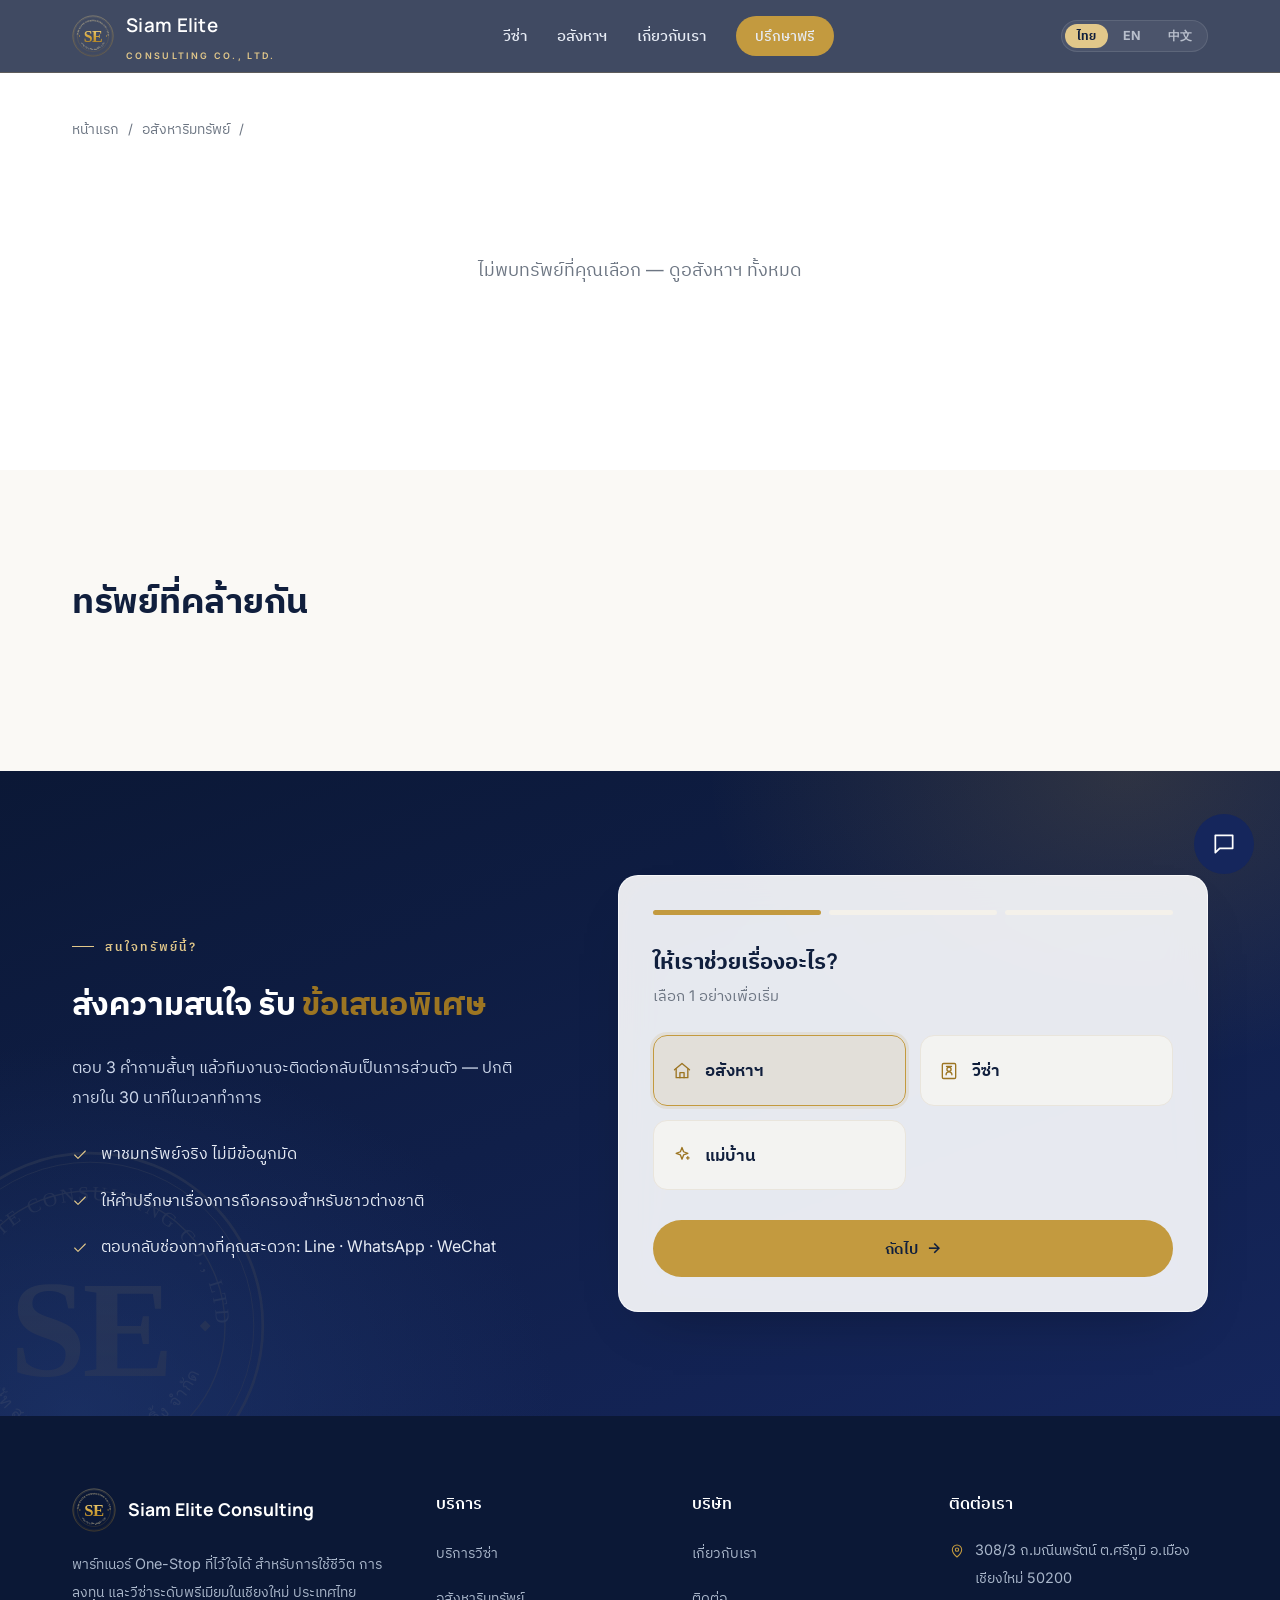
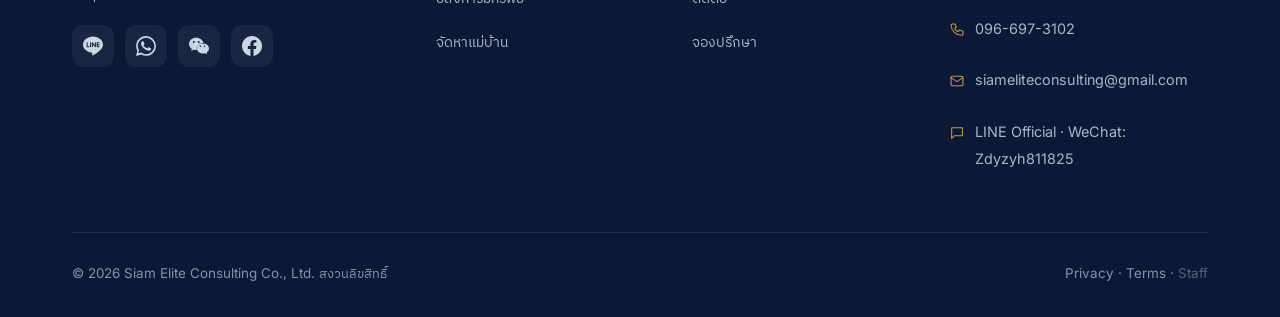
<file: property.html>
<!DOCTYPE html>
<html lang="th">
<head>
<meta charset="UTF-8">
<meta name="viewport" content="width=device-width, initial-scale=1.0">
<title>รายละเอียดทรัพย์ — Siam Elite Consulting</title>
<meta name="description" content="รายละเอียดทรัพย์ในเชียงใหม่ — Siam Elite Consulting">
<link rel="canonical" href="https://siamelite.vercel.app/properties.html">
<meta property="og:type" content="website">
<meta property="og:site_name" content="Siam Elite Consulting">
<meta property="og:url" content="https://siamelite.vercel.app/properties.html">
<meta property="og:title" content="รายละเอียดทรัพย์ — Siam Elite Consulting">
<meta property="og:image" content="https://siamelite.vercel.app/assets/img/og-cover.jpg">
<meta property="og:image:width" content="1200">
<meta property="og:image:height" content="630">
<meta name="twitter:card" content="summary_large_image">
<meta name="twitter:image" content="https://siamelite.vercel.app/assets/img/og-cover.jpg">
<link rel="icon" href="assets/img/logo-gold.svg">
<meta name="theme-color" content="#0b1836">
<link rel="apple-touch-icon" href="assets/img/apple-touch-icon.png">
<link rel="preconnect" href="https://fonts.googleapis.com">
<link rel="preconnect" href="https://fonts.gstatic.com" crossorigin>
<link href="https://fonts.googleapis.com/css2?family=Manrope:wght@500;600;700;800&family=Inter:wght@400;500;600;700&family=IBM+Plex+Sans+Thai:wght@400;500;600;700&family=Noto+Sans+SC:wght@400;500;700&display=swap" rel="stylesheet">
<link rel="stylesheet" href="assets/css/styles.css">
<noscript><style>.reveal{opacity:1!important;transform:none!important}</style></noscript>
</head>
<body data-langs="th,en,zh">

<!-- ===== HEADER ===== -->
<header class="header">
  <div class="container">
    <a href="index.html" class="brand">
      <img src="assets/img/logo-gold.svg" alt="Siam Elite Consulting logo">
      <span class="bt"><strong>Siam Elite</strong><small>Consulting Co., Ltd.</small></span>
    </a>
    <nav class="nav" id="nav">
      <a href="index.html#visa"><span class="lang-th">วีซ่า</span><span class="lang-en">Visa</span></a>
      <a href="properties.html"><span class="lang-th">อสังหาฯ</span><span class="lang-en">Property</span></a>
      <a href="index.html#about"><span class="lang-th">เกี่ยวกับเรา</span><span class="lang-en">About</span></a>
      <a href="#contact" class="btn btn-gold sm"><span class="lang-th">ปรึกษาฟรี</span><span class="lang-en">Free Consultation</span></a>
    </nav>
    <div class="nav-cta">
      <div class="lang-switch" id="langSwitch">
        <button data-lang="th" class="active">ไทย</button>
        <button data-lang="en">EN</button>
        <button data-lang="zh">中文</button>
      </div>
      <button class="burger" id="burger" aria-label="menu"><span></span><span></span><span></span></button>
    </div>
  </div>
</header>

<!-- ===== PROPERTY DETAIL ===== -->
<section class="section" style="padding-top:44px">
  <div class="container">
    <div class="crumb">
      <a href="index.html"><span class="lang-th">หน้าแรก</span><span class="lang-en">Home</span></a>
      <span>/</span>
      <a href="properties.html"><span class="lang-th">อสังหาริมทรัพย์</span><span class="lang-en">Property</span></a>
      <span>/</span>
      <span class="cur" id="pdCrumb"></span>
    </div>
    <div id="propDetail"></div>
  </div>
</section>

<!-- ===== SIMILAR PROPERTIES ===== -->
<section class="section alt">
  <div class="container">
    <div class="section-head reveal" style="text-align:left;max-width:none;margin-bottom:40px">
      <h2 style="font-size:clamp(1.7rem,3vw,2.2rem)"><span class="lang-th">ทรัพย์ที่คล้ายกัน</span><span class="lang-en">Similar Properties</span></h2>
    </div>
    <div class="prop-grid" id="propSimilar"></div>
  </div>
</section>

<!-- ===== LEAD FORM (submit interest) ===== -->
<section class="section lead" id="contact">
  <img class="lead-seal" src="assets/img/logo-gold.svg" alt="" aria-hidden="true">
  <div class="container">
    <div class="lead-wrap">
      <div class="lead-copy reveal">
        <span class="eyebrow"><span class="lang-th">สนใจทรัพย์นี้?</span><span class="lang-en">Interested in this property?</span></span>
        <h2><span class="lang-th">ส่งความสนใจ รับ <span class="gold-text">ข้อเสนอพิเศษ</span></span><span class="lang-en">Submit Interest, Get <span class="gold-text">a Special Offer</span></span></h2>
        <p><span class="lang-th">ตอบ 3 คำถามสั้นๆ แล้วทีมงานจะติดต่อกลับเป็นการส่วนตัว — ปกติภายใน 30 นาทีในเวลาทำการ</span><span class="lang-en">Answer three quick questions and our team will contact you personally — usually within 30 minutes during office hours.</span></p>
        <ul>
          <li><span class="ic"><svg viewBox="0 0 24 24" class="svic sm" aria-hidden="true"><path d="M20 6 9 17l-5-5"/></svg></span><span class="lang-th">พาชมทรัพย์จริง ไม่มีข้อผูกมัด</span><span class="lang-en">Real viewings, no obligation</span></li>
          <li><span class="ic"><svg viewBox="0 0 24 24" class="svic sm" aria-hidden="true"><path d="M20 6 9 17l-5-5"/></svg></span><span class="lang-th">ให้คำปรึกษาเรื่องการถือครองสำหรับชาวต่างชาติ</span><span class="lang-en">Advice on foreign ownership structures</span></li>
          <li><span class="ic"><svg viewBox="0 0 24 24" class="svic sm" aria-hidden="true"><path d="M20 6 9 17l-5-5"/></svg></span><span class="lang-th">ตอบกลับช่องทางที่คุณสะดวก: Line · WhatsApp · WeChat</span><span class="lang-en">Reply on your channel: Line · WhatsApp · WeChat</span></li>
        </ul>
      </div>

      <div class="form-card reveal">
        <div class="form-progress">
          <div class="bar done" id="b1"><i></i></div>
          <div class="bar" id="b2"><i></i></div>
          <div class="bar" id="b3"><i></i></div>
        </div>

        <form id="leadForm" novalidate>
          <div class="fstep active" data-step="1">
            <h3><span class="lang-th">ให้เราช่วยเรื่องอะไร?</span><span class="lang-en">What can we help with?</span></h3>
            <p class="sub"><span class="lang-th">เลือก 1 อย่างเพื่อเริ่ม</span><span class="lang-en">Select one to get started.</span></p>
            <div class="opt-grid" data-group="service">
              <div class="opt sel" data-val="Property"><span class="em"><svg viewBox="0 0 24 24" class="svic" aria-hidden="true"><path d="M3 10.5 12 3l9 7.5"/><path d="M5 9.5V20h14V9.5"/><path d="M9.5 20v-6h5v6"/></svg></span> <span class="lang-th">อสังหาฯ</span><span class="lang-en">Property</span></div>
              <div class="opt" data-val="Visa"><span class="em"><svg viewBox="0 0 24 24" class="svic" aria-hidden="true"><rect x="4" y="3" width="16" height="18" rx="1.5"/><circle cx="12" cy="10" r="2.5"/><path d="M8.5 16.5a3.5 3.5 0 0 1 7 0"/><path d="M9 6.5h6"/></svg></span> <span class="lang-th">วีซ่า</span><span class="lang-en">Visa</span></div>
              <div class="opt" data-val="Maid"><span class="em"><svg viewBox="0 0 24 24" class="svic" aria-hidden="true"><path d="M12 3l1.9 5.1L19 10l-5.1 1.9L12 17l-1.9-5.1L5 10l5.1-1.9z"/><path d="M19 14v3"/><path d="M20.5 15.5h-3"/></svg></span> <span class="lang-th">แม่บ้าน</span><span class="lang-en">Maid Service</span></div>
            </div>
            <div class="form-nav">
              <button type="button" class="btn btn-gold" data-next><span class="lang-th">ถัดไป</span><span class="lang-en">Continue</span> →</button>
            </div>
          </div>

          <div class="fstep" data-step="2">
            <h3><span class="lang-th">งบประมาณ / กรอบเวลา?</span><span class="lang-en">Your budget / timeframe?</span></h3>
            <p class="sub"><span class="lang-th">ช่วยให้เราจัดตัวเลือกที่เหมาะที่สุด</span><span class="lang-en">This helps us tailor the right options.</span></p>
            <div class="opt-grid" data-group="budget">
              <div class="opt single" data-val="Just exploring"><span class="em"><svg viewBox="0 0 24 24" class="svic" aria-hidden="true"><circle cx="11" cy="11" r="7"/><path d="m21 21-4.3-4.3"/></svg></span> <span class="lang-th">แค่กำลังหาข้อมูล</span><span class="lang-en">Just exploring for now</span></div>
              <div class="opt single" data-val="Within 3 months"><span class="em"><svg viewBox="0 0 24 24" class="svic" aria-hidden="true"><rect x="3" y="5" width="18" height="16" rx="2"/><path d="M3 9h18"/><path d="M8 3v4"/><path d="M16 3v4"/></svg></span> <span class="lang-th">พร้อมภายใน 3 เดือน</span><span class="lang-en">Ready within 3 months</span></div>
              <div class="opt single" data-val="ASAP"><span class="em"><svg viewBox="0 0 24 24" class="svic" aria-hidden="true"><path d="M13 2 4 14h6l-1 8 9-12h-6z"/></svg></span> <span class="lang-th">เร็วที่สุด</span><span class="lang-en">As soon as possible</span></div>
            </div>
            <div class="form-nav">
              <button type="button" class="btn btn-outline" data-back>← <span class="lang-th">ย้อนกลับ</span><span class="lang-en">Back</span></button>
              <button type="button" class="btn btn-gold" data-next><span class="lang-th">ถัดไป</span><span class="lang-en">Continue</span> →</button>
            </div>
          </div>

          <div class="fstep" data-step="3">
            <h3><span class="lang-th">ให้ติดต่อกลับทางไหน?</span><span class="lang-en">Where should we reach you?</span></h3>
            <p class="sub"><span class="lang-th">ทีมงานจะติดต่อกลับพร้อมข้อมูลทรัพย์ที่คุณสนใจ</span><span class="lang-en">We'll reach out with details on the property you're interested in.</span></p>
            <div class="lead-propref" id="leadPropRef" hidden></div>
            <div class="field"><label><span class="lang-th">ชื่อ</span><span class="lang-en">Name</span></label><input type="text" name="name" required placeholder="—"></div>
            <div class="field"><label><span class="lang-th">ช่องทางที่สะดวก</span><span class="lang-en">Preferred channel</span></label>
              <select name="channel"><option>Line</option><option>WhatsApp</option><option>WeChat</option><option>โทร / Phone call</option><option>Email</option></select>
            </div>
            <div class="field"><label><span class="lang-th">เบอร์ / WhatsApp / Line / Email</span><span class="lang-en">Phone / WhatsApp / Line / Email</span></label><input type="text" name="contact" required placeholder="—"></div>
            <input type="text" name="website" class="hp-field" tabindex="-1" autocomplete="off" aria-hidden="true">
            <label class="consent"><input type="checkbox" name="consent"><span><span class="lang-th">ฉันยินยอมให้ Siam Elite เก็บและใช้ข้อมูลเพื่อติดต่อกลับ ตาม<a href="privacy.html" target="_blank">นโยบายความเป็นส่วนตัว</a></span><span class="lang-en">I agree that Siam Elite may store and use my details to contact me, per the <a href="privacy.html" target="_blank">Privacy Policy</a>.</span></span></label>
            <div class="form-nav">
              <button type="button" class="btn btn-outline" data-back>← <span class="lang-th">ย้อนกลับ</span><span class="lang-en">Back</span></button>
              <button type="submit" class="btn btn-gold"><span class="lang-th">ส่งความสนใจของฉัน</span><span class="lang-en">Submit My Interest</span></button>
            </div>
          </div>
        </form>

        <div class="form-success" id="formSuccess">
          <div class="ok"><svg viewBox="0 0 24 24" class="svic lg" aria-hidden="true"><path d="M20 6 9 17l-5-5"/></svg></div>
          <h3><span class="lang-th">ขอบคุณครับ!</span><span class="lang-en">Thank you!</span></h3>
          <p><span class="lang-th">ทีมงานได้รับข้อมูลแล้วและจะติดต่อกลับโดยเร็ว หากต้องการคำตอบทันที กดปุ่มด้านล่างได้เลย</span><span class="lang-en">Our team has received your request and will contact you shortly. For an instant reply, tap a button below.</span></p>
          <div class="success-cta">
            <a class="btn btn-gold sm" href="https://lin.ee/P4L8yIj" target="_blank" rel="noopener">LINE</a>
            <a class="btn btn-outline sm" href="https://wa.me/66947755746" target="_blank" rel="noopener">WhatsApp</a>
          </div>
        </div>
      </div>
    </div>
  </div>
</section>

<!-- ===== FOOTER ===== -->
<footer class="footer">
  <div class="container">
    <div class="foot-grid">
      <div>
        <div class="fbrand"><img src="assets/img/logo-gold.svg" alt="Siam Elite"><b>Siam Elite Consulting</b></div>
        <p><span class="lang-th">พาร์ทเนอร์ One-Stop ที่ไว้ใจได้ สำหรับการใช้ชีวิต การลงทุน และวีซ่าระดับพรีเมียมในเชียงใหม่ ประเทศไทย</span><span class="lang-en">Your trusted one-stop partner for elite living, investment and immigration in Chiang Mai, Thailand.</span></p>
        <div class="foot-social">
          <a href="https://lin.ee/P4L8yIj" target="_blank" rel="noopener" title="LINE" aria-label="LINE"><svg viewBox="0 0 24 24" class="brand-ic" aria-hidden="true"><path d="M19.365 9.863c.349 0 .63.285.63.631 0 .345-.281.63-.63.63H17.61v1.125h1.755c.349 0 .63.283.63.63 0 .344-.281.629-.63.629h-2.386c-.345 0-.627-.285-.627-.629V8.108c0-.345.282-.63.63-.63h2.386c.346 0 .627.285.627.63 0 .349-.281.63-.63.63H17.61v1.125h1.755zm-3.855 3.016c0 .27-.174.51-.432.596-.064.021-.133.031-.199.031-.211 0-.391-.09-.51-.25l-2.443-3.317v2.94c0 .344-.279.629-.631.629-.346 0-.626-.285-.626-.629V8.108c0-.27.173-.51.43-.595.06-.023.136-.033.194-.033.195 0 .375.104.495.254l2.462 3.33V8.108c0-.345.282-.63.63-.63.345 0 .63.285.63.63v4.771zm-5.741 0c0 .344-.282.629-.631.629-.345 0-.627-.285-.627-.629V8.108c0-.345.282-.63.63-.63.346 0 .628.285.628.63v4.771zm-2.466.629H4.917c-.345 0-.63-.285-.63-.629V8.108c0-.345.285-.63.63-.63.348 0 .63.285.63.63v4.141h1.756c.348 0 .629.283.629.63 0 .344-.282.629-.629.629M24 10.314C24 4.943 18.615.572 12 .572S0 4.943 0 10.314c0 4.811 4.27 8.842 10.035 9.608.391.082.923.258 1.058.59.12.301.079.766.038 1.08l-.164 1.02c-.045.301-.24 1.186 1.049.645 1.291-.539 6.916-4.078 9.436-6.975C23.176 14.393 24 12.458 24 10.314"/></svg></a>
          <a href="https://wa.me/66947755746" target="_blank" rel="noopener" title="WhatsApp" aria-label="WhatsApp"><svg viewBox="0 0 24 24" class="brand-ic" aria-hidden="true"><path d="M.057 24l1.687-6.163a11.867 11.867 0 01-1.587-5.945C.16 5.335 5.495 0 12.05 0a11.817 11.817 0 018.413 3.488 11.824 11.824 0 013.48 8.414c-.003 6.557-5.338 11.892-11.893 11.892a11.9 11.9 0 01-5.688-1.448L.057 24zm6.597-3.807c1.676.995 3.276 1.591 5.392 1.592 5.448 0 9.886-4.434 9.889-9.885.002-5.462-4.415-9.89-9.881-9.892-5.452 0-9.887 4.434-9.889 9.884a9.86 9.86 0 001.51 5.26l-.999 3.648 3.978-1.042zm11.387-5.464c-.074-.124-.272-.198-.57-.347-.297-.149-1.758-.868-2.031-.967-.272-.099-.47-.149-.669.149-.198.297-.767.967-.94 1.165-.173.198-.347.223-.644.074-.297-.149-1.255-.462-2.39-1.475-.883-.788-1.48-1.761-1.653-2.059-.173-.297-.018-.458.13-.606.134-.133.297-.347.446-.521.151-.172.2-.296.3-.495.099-.198.05-.372-.025-.521-.075-.148-.669-1.611-.916-2.206-.242-.579-.487-.501-.669-.51l-.57-.01c-.198 0-.52.074-.792.372-.272.297-1.04 1.016-1.04 2.479 0 1.462 1.065 2.875 1.213 3.074.149.198 2.096 3.2 5.077 4.487.709.306 1.263.489 1.694.626.712.226 1.36.194 1.872.118.571-.085 1.758-.719 2.006-1.413.248-.694.248-1.289.173-1.413z"/></svg></a>
          <a href="#" onclick="navigator.clipboard&&navigator.clipboard.writeText('Zdyzyh811825');this.textContent='✓';setTimeout(()=>this.textContent='WC',1200);return false;" title="คลิกเพื่อคัดลอก WeChat ID: Zdyzyh811825" aria-label="WeChat"><svg viewBox="0 0 24 24" class="brand-ic" aria-hidden="true"><path d="M8.691 2.188C3.891 2.188 0 5.476 0 9.53c0 2.212 1.17 4.203 3.002 5.55a.59.59 0 0 1 .213.665l-.39 1.48c-.019.07-.048.141-.048.213 0 .163.13.295.29.295a.326.326 0 0 0 .167-.054l1.903-1.114a.864.864 0 0 1 .717-.098 10.16 10.16 0 0 0 2.837.403c.276 0 .543-.027.811-.05-.857-2.578.157-4.972 1.932-6.446 1.703-1.415 3.882-1.98 5.853-1.838-.576-3.583-4.196-6.348-8.596-6.348zM5.785 5.991c.642 0 1.162.529 1.162 1.18a1.17 1.17 0 0 1-1.162 1.178A1.17 1.17 0 0 1 4.623 7.17c0-.651.52-1.18 1.162-1.18zm5.813 0c.642 0 1.162.529 1.162 1.18a1.17 1.17 0 0 1-1.162 1.178 1.17 1.17 0 0 1-1.162-1.178c0-.651.52-1.18 1.162-1.18zm5.34 2.867c-1.797-.052-3.746.512-5.28 1.786-1.72 1.428-2.687 3.72-1.78 6.22.942 2.453 3.666 4.229 6.884 4.229.826 0 1.622-.15 2.361-.42a.72.72 0 0 1 .598.082l1.585.93a.272.272 0 0 0 .14.045c.134 0 .24-.11.24-.246 0-.06-.024-.12-.04-.177l-.325-1.233a.582.582 0 0 1-.024-.156.49.49 0 0 1 .201-.398C23.024 18.48 24 16.82 24 14.98c0-3.21-2.931-5.837-6.656-6.088zm-3.352 2.502c.535 0 .969.44.969.982a.976.976 0 0 1-.969.983.976.976 0 0 1-.969-.983c0-.542.434-.982.97-.982zm4.844 0c.535 0 .969.44.969.982a.976.976 0 0 1-.969.983.975.975 0 0 1-.968-.983c0-.542.433-.982.968-.982z"/></svg></a>
          <a href="https://www.facebook.com/siameliteconsulting" target="_blank" rel="noopener" title="Facebook" aria-label="Facebook"><svg viewBox="0 0 24 24" class="brand-ic" aria-hidden="true"><path d="M24 12.073c0-6.627-5.373-12-12-12s-12 5.373-12 12c0 5.99 4.388 10.954 10.125 11.854v-8.385H7.078v-3.47h3.047V9.43c0-3.007 1.792-4.669 4.533-4.669 1.312 0 2.686.235 2.686.235v2.953H15.83c-1.491 0-1.956.925-1.956 1.874v2.25h3.328l-.532 3.47h-2.796v8.385C19.612 23.027 24 18.062 24 12.073z"/></svg></a>
        </div>
      </div>
      <div>
        <h5><span class="lang-th">บริการ</span><span class="lang-en">Services</span></h5>
        <ul>
          <li><a href="index.html#visa"><span class="lang-th">บริการวีซ่า</span><span class="lang-en">Visa Services</span></a></li>
          <li><a href="properties.html"><span class="lang-th">อสังหาริมทรัพย์</span><span class="lang-en">Property</span></a></li>
          <li><a href="#contact"><span class="lang-th">จัดหาแม่บ้าน</span><span class="lang-en">Maid Services</span></a></li>
        </ul>
      </div>
      <div>
        <h5><span class="lang-th">บริษัท</span><span class="lang-en">Company</span></h5>
        <ul>
          <li><a href="index.html#about"><span class="lang-th">เกี่ยวกับเรา</span><span class="lang-en">About Us</span></a></li>
          <li><a href="#contact"><span class="lang-th">ติดต่อ</span><span class="lang-en">Contact</span></a></li>
          <li><a href="#contact"><span class="lang-th">จองปรึกษา</span><span class="lang-en">Book a Consult</span></a></li>
        </ul>
      </div>
      <div>
        <h5><span class="lang-th">ติดต่อเรา</span><span class="lang-en">Get in Touch</span></h5>
        <ul class="foot-contact">
          <li><span class="ic"><svg viewBox="0 0 24 24" class="svic sm" aria-hidden="true"><path d="M12 21s7-6.2 7-11a7 7 0 0 0-14 0c0 4.8 7 11 7 11z"/><circle cx="12" cy="10" r="2.5"/></svg></span> <span><span class="lang-th">308/3 ถ.มณีนพรัตน์ ต.ศรีภูมิ อ.เมือง เชียงใหม่ 50200</span><span class="lang-en">308/3 Manee Nopparat Rd, Si Phum, Mueang, Chiang Mai 50200</span></span></li>
          <li><span class="ic"><svg viewBox="0 0 24 24" class="svic sm" aria-hidden="true"><path d="M5 3h4l2 5-2.5 1.5a11 11 0 0 0 5 5L16 12l5 2v4a2 2 0 0 1-2 2A16 16 0 0 1 3 5a2 2 0 0 1 2-2z"/></svg></span> <a href="tel:+66966973102">096-697-3102</a></li>
          <li><span class="ic"><svg viewBox="0 0 24 24" class="svic sm" aria-hidden="true"><rect x="3" y="5" width="18" height="14" rx="2"/><path d="m3 7 9 6 9-6"/></svg></span> <a href="mailto:siameliteconsulting@gmail.com">siameliteconsulting@gmail.com</a></li>
          <li><span class="ic"><svg viewBox="0 0 24 24" class="svic sm" aria-hidden="true"><path d="M4 4h16v12H8l-4 4z"/></svg></span> <span>LINE Official · WeChat: Zdyzyh811825</span></li>
        </ul>
      </div>
    </div>
    <div class="foot-bottom">
      <span>© <span id="year"></span> Siam Elite Consulting Co., Ltd. <span class="lang-th">สงวนลิขสิทธิ์</span><span class="lang-en">All rights reserved.</span></span>
      <span><a href="privacy.html">Privacy</a> · <a href="terms.html">Terms</a> · <a href="admin.html" class="foot-staff">Staff</a></span>
    </div>
  </div>
</footer>

<!-- ===== STICKY MOBILE CTA ===== -->
<div class="sticky-cta">
  <a href="#contact" class="btn btn-gold sm"><span class="lang-th">ส่งความสนใจ</span><span class="lang-en">Submit Interest</span></a>
  <a href="tel:+66966973102" class="btn btn-outline sm"><svg viewBox="0 0 24 24" class="svic sm" aria-hidden="true"><path d="M5 3h4l2 5-2.5 1.5a11 11 0 0 0 5 5L16 12l5 2v4a2 2 0 0 1-2 2A16 16 0 0 1 3 5a2 2 0 0 1 2-2z"/></svg> <span class="lang-th">โทร</span><span class="lang-en">Call</span></a>
</div>

<!-- ===== FLOATING CONTACT WIDGET ===== -->
<div class="fab" id="fab">
  <div class="fab-menu">
    <a class="fab-item" href="https://lin.ee/P4L8yIj" target="_blank" rel="noopener"><span class="ci line"><svg viewBox="0 0 24 24" class="brand-ic" aria-hidden="true"><path d="M19.365 9.863c.349 0 .63.285.63.631 0 .345-.281.63-.63.63H17.61v1.125h1.755c.349 0 .63.283.63.63 0 .344-.281.629-.63.629h-2.386c-.345 0-.627-.285-.627-.629V8.108c0-.345.282-.63.63-.63h2.386c.346 0 .627.285.627.63 0 .349-.281.63-.63.63H17.61v1.125h1.755zm-3.855 3.016c0 .27-.174.51-.432.596-.064.021-.133.031-.199.031-.211 0-.391-.09-.51-.25l-2.443-3.317v2.94c0 .344-.279.629-.631.629-.346 0-.626-.285-.626-.629V8.108c0-.27.173-.51.43-.595.06-.023.136-.033.194-.033.195 0 .375.104.495.254l2.462 3.33V8.108c0-.345.282-.63.63-.63.345 0 .63.285.63.63v4.771zm-5.741 0c0 .344-.282.629-.631.629-.345 0-.627-.285-.627-.629V8.108c0-.345.282-.63.63-.63.346 0 .628.285.628.63v4.771zm-2.466.629H4.917c-.345 0-.63-.285-.63-.629V8.108c0-.345.285-.63.63-.63.348 0 .63.285.63.63v4.141h1.756c.348 0 .629.283.629.63 0 .344-.282.629-.629.629M24 10.314C24 4.943 18.615.572 12 .572S0 4.943 0 10.314c0 4.811 4.27 8.842 10.035 9.608.391.082.923.258 1.058.59.12.301.079.766.038 1.08l-.164 1.02c-.045.301-.24 1.186 1.049.645 1.291-.539 6.916-4.078 9.436-6.975C23.176 14.393 24 12.458 24 10.314"/></svg></span> LINE Official Account</a>
    <a class="fab-item" href="https://wa.me/66947755746" target="_blank" rel="noopener"><span class="ci wa"><svg viewBox="0 0 24 24" class="brand-ic" aria-hidden="true"><path d="M.057 24l1.687-6.163a11.867 11.867 0 01-1.587-5.945C.16 5.335 5.495 0 12.05 0a11.817 11.817 0 018.413 3.488 11.824 11.824 0 013.48 8.414c-.003 6.557-5.338 11.892-11.893 11.892a11.9 11.9 0 01-5.688-1.448L.057 24zm6.597-3.807c1.676.995 3.276 1.591 5.392 1.592 5.448 0 9.886-4.434 9.889-9.885.002-5.462-4.415-9.89-9.881-9.892-5.452 0-9.887 4.434-9.889 9.884a9.86 9.86 0 001.51 5.26l-.999 3.648 3.978-1.042zm11.387-5.464c-.074-.124-.272-.198-.57-.347-.297-.149-1.758-.868-2.031-.967-.272-.099-.47-.149-.669.149-.198.297-.767.967-.94 1.165-.173.198-.347.223-.644.074-.297-.149-1.255-.462-2.39-1.475-.883-.788-1.48-1.761-1.653-2.059-.173-.297-.018-.458.13-.606.134-.133.297-.347.446-.521.151-.172.2-.296.3-.495.099-.198.05-.372-.025-.521-.075-.148-.669-1.611-.916-2.206-.242-.579-.487-.501-.669-.51l-.57-.01c-.198 0-.52.074-.792.372-.272.297-1.04 1.016-1.04 2.479 0 1.462 1.065 2.875 1.213 3.074.149.198 2.096 3.2 5.077 4.487.709.306 1.263.489 1.694.626.712.226 1.36.194 1.872.118.571-.085 1.758-.719 2.006-1.413.248-.694.248-1.289.173-1.413z"/></svg></span> WhatsApp</a>
    <a class="fab-item" href="#" onclick="navigator.clipboard&&navigator.clipboard.writeText('Zdyzyh811825');return false;" title="คลิกเพื่อคัดลอก WeChat ID"><span class="ci wc"><svg viewBox="0 0 24 24" class="brand-ic" aria-hidden="true"><path d="M8.691 2.188C3.891 2.188 0 5.476 0 9.53c0 2.212 1.17 4.203 3.002 5.55a.59.59 0 0 1 .213.665l-.39 1.48c-.019.07-.048.141-.048.213 0 .163.13.295.29.295a.326.326 0 0 0 .167-.054l1.903-1.114a.864.864 0 0 1 .717-.098 10.16 10.16 0 0 0 2.837.403c.276 0 .543-.027.811-.05-.857-2.578.157-4.972 1.932-6.446 1.703-1.415 3.882-1.98 5.853-1.838-.576-3.583-4.196-6.348-8.596-6.348zM5.785 5.991c.642 0 1.162.529 1.162 1.18a1.17 1.17 0 0 1-1.162 1.178A1.17 1.17 0 0 1 4.623 7.17c0-.651.52-1.18 1.162-1.18zm5.813 0c.642 0 1.162.529 1.162 1.18a1.17 1.17 0 0 1-1.162 1.178 1.17 1.17 0 0 1-1.162-1.178c0-.651.52-1.18 1.162-1.18zm5.34 2.867c-1.797-.052-3.746.512-5.28 1.786-1.72 1.428-2.687 3.72-1.78 6.22.942 2.453 3.666 4.229 6.884 4.229.826 0 1.622-.15 2.361-.42a.72.72 0 0 1 .598.082l1.585.93a.272.272 0 0 0 .14.045c.134 0 .24-.11.24-.246 0-.06-.024-.12-.04-.177l-.325-1.233a.582.582 0 0 1-.024-.156.49.49 0 0 1 .201-.398C23.024 18.48 24 16.82 24 14.98c0-3.21-2.931-5.837-6.656-6.088zm-3.352 2.502c.535 0 .969.44.969.982a.976.976 0 0 1-.969.983.976.976 0 0 1-.969-.983c0-.542.434-.982.97-.982zm4.844 0c.535 0 .969.44.969.982a.976.976 0 0 1-.969.983.975.975 0 0 1-.968-.983c0-.542.433-.982.968-.982z"/></svg></span> WeChat: Zdyzyh811825</a>
    <a class="fab-item" href="tel:+66966973102"><span class="ci tel"><svg viewBox="0 0 24 24" class="brand-ic" aria-hidden="true"><path d="M6.6 2.5a1.4 1.4 0 0 0-1.8-.4C3.6 2.8 2 4.1 2 5.6 2 13.5 10.5 22 18.4 22c1.5 0 2.8-1.6 3.5-2.8a1.4 1.4 0 0 0-.4-1.8l-2.6-2a1.4 1.4 0 0 0-1.8 0l-1 .8a12 12 0 0 1-4.4-4.4l.8-1a1.4 1.4 0 0 0 0-1.8z"/></svg></span> <span class="lang-th">โทรหาเรา</span><span class="lang-en">Call us</span></a>
    <a class="fab-item" href="mailto:siameliteconsulting@gmail.com"><span class="ci mail"><svg viewBox="0 0 24 24" class="brand-ic" aria-hidden="true"><path d="M3 5h18a1 1 0 0 1 1 1v12a1 1 0 0 1-1 1H3a1 1 0 0 1-1-1V6a1 1 0 0 1 1-1zm9 7 8-5H4z"/></svg></span> Email</a>
  </div>
  <button class="fab-toggle" id="fabToggle" aria-label="Contact us"><span class="ping"></span><svg viewBox="0 0 24 24" class="svic lg" aria-hidden="true"><path d="M4 4h16v12H8l-4 4z"/></svg></button>
</div>

<script src="assets/js/app.js"></script>
</body>
</html>
</file>
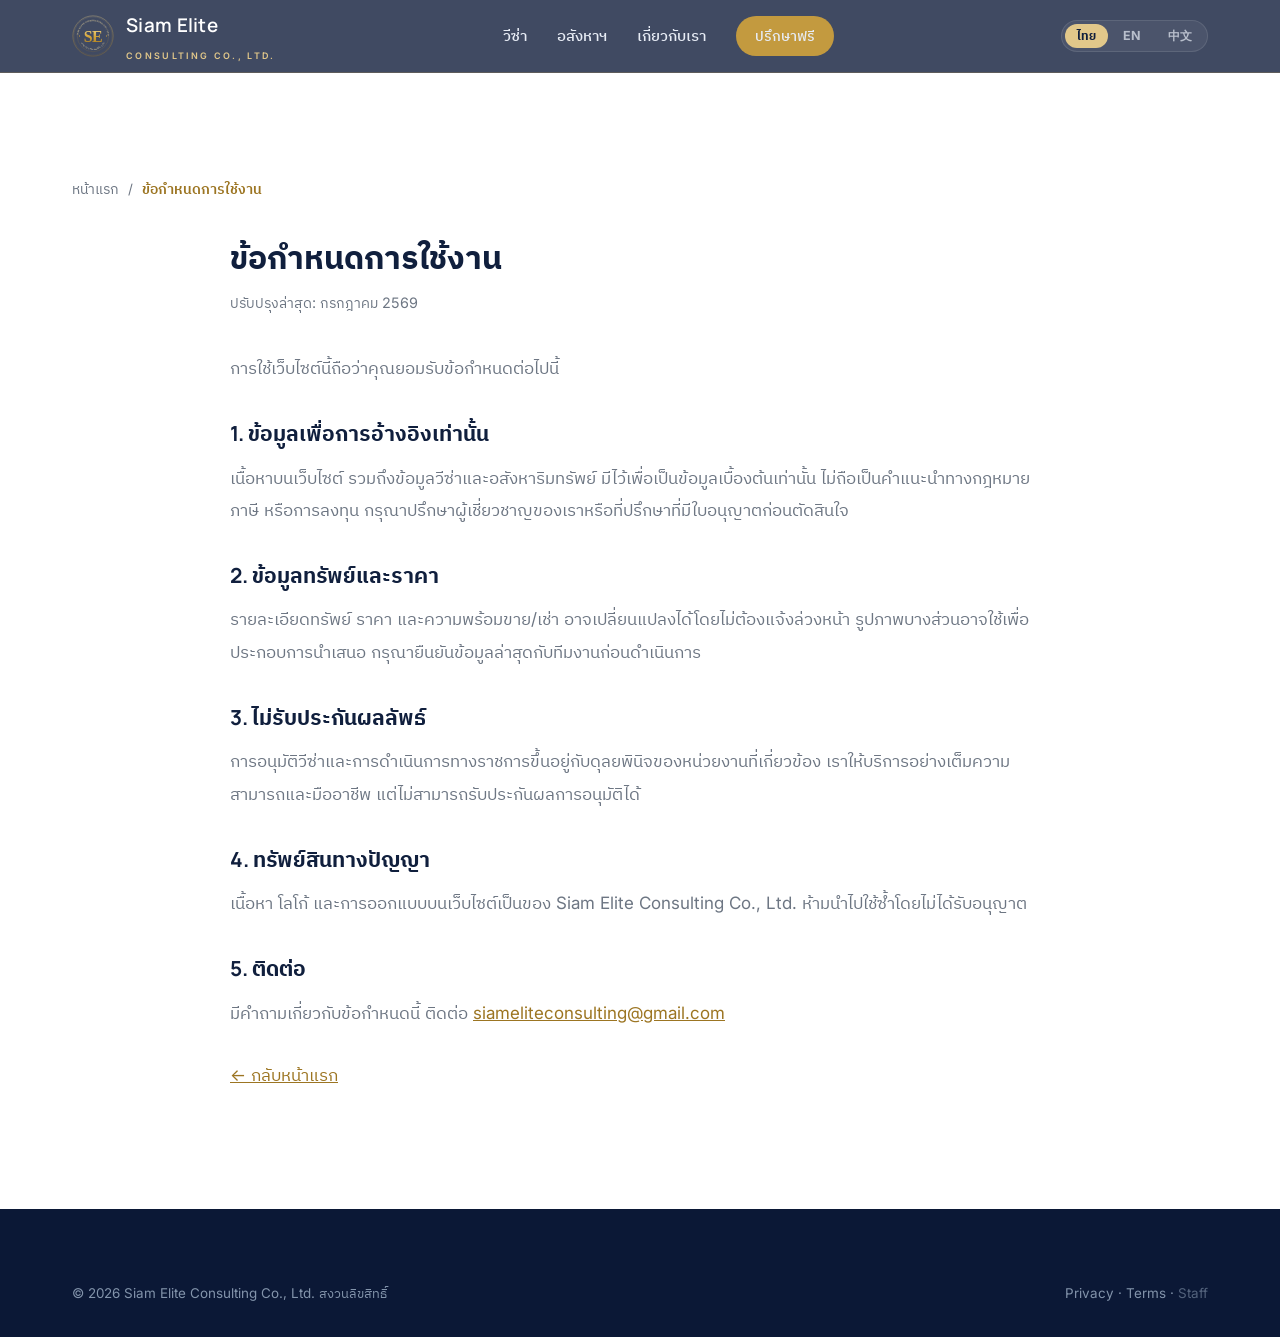
<file: terms.html>
<!DOCTYPE html>
<html lang="th">
<head>
<meta charset="UTF-8">
<meta name="viewport" content="width=device-width, initial-scale=1.0">
<title>ข้อกำหนดการใช้งาน — Siam Elite Consulting</title>
<meta name="description" content="ข้อกำหนดและเงื่อนไขการใช้งานเว็บไซต์ Siam Elite Consulting">
<meta name="robots" content="noindex">
<link rel="canonical" href="https://siamelite.vercel.app/terms.html">
<link rel="icon" href="assets/img/logo-gold.svg">
<meta name="theme-color" content="#0b1836">
<link rel="apple-touch-icon" href="assets/img/apple-touch-icon.png">
<link rel="preconnect" href="https://fonts.googleapis.com">
<link rel="preconnect" href="https://fonts.gstatic.com" crossorigin>
<link href="https://fonts.googleapis.com/css2?family=Manrope:wght@500;600;700;800&family=Inter:wght@400;500;600;700&family=IBM+Plex+Sans+Thai:wght@400;500;600;700&family=Noto+Sans+SC:wght@400;500;700&display=swap" rel="stylesheet">
<link rel="stylesheet" href="assets/css/styles.css">
<noscript><style>.reveal{opacity:1!important;transform:none!important}</style></noscript>
</head>
<body data-langs="th,en,zh">

<header class="header">
  <div class="container">
    <a href="index.html" class="brand">
      <img src="assets/img/logo-gold.svg" alt="Siam Elite Consulting logo">
      <span class="bt"><strong>Siam Elite</strong><small>Consulting Co., Ltd.</small></span>
    </a>
    <nav class="nav" id="nav">
      <a href="index.html#visa"><span class="lang-th">วีซ่า</span><span class="lang-en">Visa</span></a>
      <a href="properties.html"><span class="lang-th">อสังหาฯ</span><span class="lang-en">Property</span></a>
      <a href="index.html#about"><span class="lang-th">เกี่ยวกับเรา</span><span class="lang-en">About</span></a>
      <a href="index.html#contact" class="btn btn-gold sm"><span class="lang-th">ปรึกษาฟรี</span><span class="lang-en">Free Consultation</span></a>
    </nav>
    <div class="nav-cta">
      <div class="lang-switch" id="langSwitch">
        <button data-lang="th" class="active">ไทย</button>
        <button data-lang="en">EN</button>
        <button data-lang="zh">中文</button>
      </div>
      <button class="burger" id="burger" aria-label="menu"><span></span><span></span><span></span></button>
    </div>
  </div>
</header>

<section class="section">
  <div class="container">
    <div class="crumb">
      <a href="index.html"><span class="lang-th">หน้าแรก</span><span class="lang-en">Home</span></a>
      <span>/</span>
      <span class="cur"><span class="lang-th">ข้อกำหนดการใช้งาน</span><span class="lang-en">Terms of Use</span></span>
    </div>
    <div class="legal">
      <h1><span class="lang-th">ข้อกำหนดการใช้งาน</span><span class="lang-en">Terms of Use</span></h1>
      <p class="updated"><span class="lang-th">ปรับปรุงล่าสุด: กรกฎาคม 2569</span><span class="lang-en">Last updated: July 2026</span></p>

      <p><span class="lang-th">การใช้เว็บไซต์นี้ถือว่าคุณยอมรับข้อกำหนดต่อไปนี้</span><span class="lang-en">By using this website you accept the following terms.</span></p>

      <h2><span class="lang-th">1. ข้อมูลเพื่อการอ้างอิงเท่านั้น</span><span class="lang-en">1. Information for reference only</span></h2>
      <p><span class="lang-th">เนื้อหาบนเว็บไซต์ รวมถึงข้อมูลวีซ่าและอสังหาริมทรัพย์ มีไว้เพื่อเป็นข้อมูลเบื้องต้นเท่านั้น ไม่ถือเป็นคำแนะนำทางกฎหมาย ภาษี หรือการลงทุน กรุณาปรึกษาผู้เชี่ยวชาญของเราหรือที่ปรึกษาที่มีใบอนุญาตก่อนตัดสินใจ</span><span class="lang-en">Content on this site, including visa and property information, is for general guidance only and is not legal, tax or investment advice. Please consult our specialists or a licensed adviser before making decisions.</span></p>

      <h2><span class="lang-th">2. ข้อมูลทรัพย์และราคา</span><span class="lang-en">2. Property listings & pricing</span></h2>
      <p><span class="lang-th">รายละเอียดทรัพย์ ราคา และความพร้อมขาย/เช่า อาจเปลี่ยนแปลงได้โดยไม่ต้องแจ้งล่วงหน้า รูปภาพบางส่วนอาจใช้เพื่อประกอบการนำเสนอ กรุณายืนยันข้อมูลล่าสุดกับทีมงานก่อนดำเนินการ</span><span class="lang-en">Property details, prices and availability may change without notice, and some images may be illustrative. Please confirm the latest details with our team before proceeding.</span></p>

      <h2><span class="lang-th">3. ไม่รับประกันผลลัพธ์</span><span class="lang-en">3. No guarantee of outcome</span></h2>
      <p><span class="lang-th">การอนุมัติวีซ่าและการดำเนินการทางราชการขึ้นอยู่กับดุลยพินิจของหน่วยงานที่เกี่ยวข้อง เราให้บริการอย่างเต็มความสามารถและมืออาชีพ แต่ไม่สามารถรับประกันผลการอนุมัติได้</span><span class="lang-en">Visa approvals and government processes are at the discretion of the relevant authorities. We provide our services professionally and to the best of our ability but cannot guarantee any specific outcome.</span></p>

      <h2><span class="lang-th">4. ทรัพย์สินทางปัญญา</span><span class="lang-en">4. Intellectual property</span></h2>
      <p><span class="lang-th">เนื้อหา โลโก้ และการออกแบบบนเว็บไซต์เป็นของ Siam Elite Consulting Co., Ltd. ห้ามนำไปใช้ซ้ำโดยไม่ได้รับอนุญาต</span><span class="lang-en">Content, logos and design on this site belong to Siam Elite Consulting Co., Ltd. and may not be reused without permission.</span></p>

      <h2><span class="lang-th">5. ติดต่อ</span><span class="lang-en">5. Contact</span></h2>
      <p><span class="lang-th">มีคำถามเกี่ยวกับข้อกำหนดนี้ ติดต่อ <a href="mailto:siameliteconsulting@gmail.com">siameliteconsulting@gmail.com</a></span><span class="lang-en">Questions about these terms? Contact <a href="mailto:siameliteconsulting@gmail.com">siameliteconsulting@gmail.com</a>.</span></p>

      <p style="margin-top:30px"><a href="index.html">← <span class="lang-th">กลับหน้าแรก</span><span class="lang-en">Back to home</span></a></p>
    </div>
  </div>
</section>

<footer class="footer">
  <div class="container">
    <div class="foot-bottom" style="border:none;padding-top:0">
      <span>© <span id="year"></span> Siam Elite Consulting Co., Ltd. <span class="lang-th">สงวนลิขสิทธิ์</span><span class="lang-en">All rights reserved.</span></span>
      <span><a href="privacy.html">Privacy</a> · <a href="terms.html">Terms</a> · <a href="admin.html" class="foot-staff">Staff</a></span>
    </div>
  </div>
</footer>

<script src="assets/js/app.js"></script>
</body>
</html>
</file>
<file: assets/css/styles.css>
/* ===========================================================
   Siam Elite Consulting — modern startup tone, liquid glass
   One continuous soft gradient canvas; frosted-glass panels
   float on top instead of alternating flat color blocks.
   Navy + gold identity, Thai-first, bilingual.
   =========================================================== */
:root{
  --white:#ffffff;
  --paper:#faf9f5;      /* warm off-white, used sparingly */
  --paper2:#f4f1ea;
  --navy-900:#0b1836;   /* deepest royal navy */
  --navy-800:#15265c;   /* primary royal navy */
  --navy-700:#213a72;
  --navy-ink:#101f3d;   /* heading navy */
  --gold:#c39a3f;       /* refined, less yellow luxury gold */
  --gold-400:#e2c88a;
  --gold-600:#9c7522;   /* readable gold on white */
  --gold-soft:rgba(195,154,63,.12);
  --ink:#2b323d;        /* body text */
  --muted:#6d7683;
  --line:#e9e5dc;       /* warm hairline */
  --line-2:#efece5;
  --line-navy:rgba(16,31,61,.09);
  --shadow-sm:0 1px 3px rgba(16,31,61,.04), 0 6px 18px -12px rgba(16,31,61,.12);
  --shadow:0 18px 44px -28px rgba(16,31,61,.24);
  --shadow-lg:0 34px 80px -44px rgba(16,31,61,.30);
  --radius:16px;
  --radius-sm:12px;
  --serif:"Manrope","IBM Plex Sans Thai",system-ui,-apple-system,sans-serif;
  --sans:"Inter","IBM Plex Sans Thai",system-ui,-apple-system,sans-serif;
  --maxw:1200px;

  /* ---- Type scale (one modular scale, used everywhere) ---- */
  --fs-display:clamp(2.05rem,3.3vw,2.75rem); /* hero h1 */
  --fs-h2:clamp(1.65rem,2.5vw,2.2rem);       /* section headings */
  --fs-h3:1.3rem;                             /* card / block headings */
  --fs-lede:1.06rem;
  --lh-heading-th:1.5;

  /* ---- Glass tokens — used sparingly now, only over photos / dark ---- */
  --glass-blur: blur(20px) saturate(150%);
  --glass-blur-soft: blur(12px) saturate(140%);
  --glass-light-bg: rgba(255,255,255,.9);
  --glass-light-bg-soft: rgba(255,255,255,.7);
  --glass-light-border: rgba(255,255,255,.7);
  --glass-dark-bg: linear-gradient(135deg,rgba(21,38,92,.6),rgba(11,24,54,.72));
  --glass-dark-border: rgba(195,154,63,.26);
}
*{box-sizing:border-box;margin:0;padding:0}
html{scroll-behavior:smooth}
/* Keyboard focus — visible ring for a11y (mouse clicks stay clean via :focus-visible) */
a:focus-visible,button:focus-visible,input:focus-visible,select:focus-visible,
textarea:focus-visible,.opt:focus-visible,.pd-thumb:focus-visible,[tabindex]:focus-visible{
  outline:2px solid var(--gold-600);outline-offset:2px;border-radius:4px
}
/* Respect reduced-motion: kill reveal/hover animation for users who ask for it */
@media(prefers-reduced-motion:reduce){
  *,*::before,*::after{animation-duration:.001ms!important;transition-duration:.001ms!important;scroll-behavior:auto!important}
  .reveal{opacity:1!important;transform:none!important}
}
body{
  font-family:var(--sans);
  color:var(--ink);
  font-size:17px;
  line-height:1.8;
  -webkit-font-smoothing:antialiased;
  overflow-x:hidden;
  background:var(--white);
}
img{max-width:100%;display:block}
a{color:inherit;text-decoration:none}
h1,h2,h3,h4{font-family:var(--serif);font-weight:700;line-height:1.22;letter-spacing:0;color:var(--navy-ink)}
:lang(th) h1,:lang(th) h2,body:not(.en) h1,body:not(.en) h2{line-height:var(--lh-heading-th);letter-spacing:0}
:lang(th) h3,:lang(th) h4,body:not(.en) h3,body:not(.en) h4{line-height:var(--lh-heading-th)}
/* CRITICAL: bilingual spans inside headings/buttons must not inherit the 1.9 body
   line-height — that was inflating every heading and button on the page */
h1 .lang-th,h1 .lang-en,h2 .lang-th,h2 .lang-en,h3 .lang-th,h3 .lang-en,
h4 .lang-th,h4 .lang-en,h5 .lang-th,h5 .lang-en{line-height:inherit}
.btn .lang-th,.btn .lang-en,.tag .lang-th,.tag .lang-en,.eyebrow .lang-th,.eyebrow .lang-en,
.hero-badge .lang-th,.hero-badge .lang-en{line-height:1.4}
.container{max-width:var(--maxw);margin:0 auto;padding:0 32px}

/* Thai-first: Thai visible by default, English on body.en, Chinese on body.zh */
.lang-en,.lang-zh{display:none}
.lang-th{display:inline}
.lang-th.block{display:block}
body.en .lang-en{display:inline}
body.en .lang-en.block{display:block}
body.en .lang-th{display:none}
body.zh .lang-zh{display:inline}
body.zh .lang-zh.block{display:block}
body.zh .lang-th,body.zh .lang-en{display:none}
:lang(th),.lang-th{line-height:1.9}
/* Chinese: Noto Sans SC, comfortable line-height (loaded on trilingual pages) */
body.zh{font-family:"Noto Sans SC","Inter","IBM Plex Sans Thai",system-ui,sans-serif}
body.zh h1,body.zh h2,body.zh h3,body.zh h4,body.zh h5{font-family:"Noto Sans SC","Manrope",sans-serif;line-height:1.5}
body.zh .lang-zh{line-height:1.85}
h1 .lang-zh,h2 .lang-zh,h3 .lang-zh,h4 .lang-zh,h5 .lang-zh{line-height:inherit}
.btn .lang-zh,.tag .lang-zh,.eyebrow .lang-zh{line-height:1.4}

.eyebrow{
  font-size:.72rem;letter-spacing:.2em;text-transform:uppercase;
  color:var(--muted);font-weight:600;margin-bottom:18px;display:inline-flex;align-items:center;gap:11px;
}
.eyebrow::before{content:"";width:22px;height:1px;background:var(--gold);display:inline-block}
.section{padding:104px 0}
.section-head{max-width:680px;margin:0 auto 56px;text-align:center}
.section-head h2{font-size:var(--fs-h2)}
.section-head p{color:var(--muted);margin-top:14px;font-size:1rem}
.gold-text{color:var(--gold-600)}
.lede{font-size:var(--fs-lede);color:var(--muted);line-height:1.85}

/* ---------- Line-icon system (replaces emoji — thin, monochrome, premium) ---------- */
.svic{width:20px;height:20px;stroke:currentColor;fill:none;stroke-width:1.6;stroke-linecap:round;stroke-linejoin:round;flex:none;display:inline-block;vertical-align:middle}
.svic.sm{width:16px;height:16px}
.svic.lg{width:26px;height:26px}

/* ---------- Buttons: exactly 2 archetypes — gold primary, glass secondary ---------- */
.btn{
  display:inline-flex;align-items:center;gap:9px;justify-content:center;
  padding:13px 26px;border-radius:999px;font-weight:600;font-size:.95rem;font-family:var(--sans);
  cursor:pointer;border:1.5px solid transparent;transition:.25s ease;white-space:nowrap;
}
.btn-gold{background:var(--gold);color:var(--navy-ink);box-shadow:none}
.btn-gold:hover{background:var(--gold-600);color:#fff}
/* secondary glass — for light/mesh backgrounds */
.btn-outline{
  background:var(--glass-light-bg-soft);backdrop-filter:var(--glass-blur-soft);-webkit-backdrop-filter:var(--glass-blur-soft);
  border-color:rgba(14,35,64,.14);color:var(--navy-ink);
}
.btn-outline:hover{background:rgba(255,255,255,.85);border-color:var(--gold)}
/* secondary glass — for the dark hero photo */
.btn-outline-light{
  background:rgba(255,255,255,.1);backdrop-filter:var(--glass-blur-soft);-webkit-backdrop-filter:var(--glass-blur-soft);
  border-color:rgba(255,255,255,.35);color:#fff;
}
.btn-outline-light:hover{background:rgba(255,255,255,.2);border-color:#fff}
.btn.sm{padding:9px 18px;font-size:.875rem}

/* ---------- Header ---------- */
.header{position:sticky;top:0;z-index:60;background:rgba(11,24,54,.78);backdrop-filter:blur(18px) saturate(160%);-webkit-backdrop-filter:blur(18px) saturate(160%);border-bottom:1px solid rgba(212,166,60,.2);transition:.3s}
.header .container{display:flex;align-items:center;justify-content:space-between;height:72px}
.brand{display:flex;align-items:center;gap:12px}
.brand img{height:42px;width:42px}
.brand .bt{line-height:1.15}
.brand .bt strong{font-family:var(--serif);font-size:1.18rem;letter-spacing:.3px;display:block;font-weight:600;color:#fff}
.brand .bt small{font-size:.56rem;letter-spacing:.26em;text-transform:uppercase;color:var(--gold-400);font-weight:600}
.nav{display:flex;align-items:center;gap:30px}
.nav a{color:#e7ecf5;font-size:.94rem;font-weight:500;transition:.2s}
.nav a:hover{color:var(--gold-400)}
.nav-cta{display:flex;align-items:center;gap:16px}
.lang-switch{display:flex;gap:3px;align-items:center;background:rgba(255,255,255,.06);border:1px solid rgba(255,255,255,.1);border-radius:999px;padding:3px;flex:none}
/* buttons (TH/EN toggle) and links (中文 → zh.html) share ONE identical style so the pill stays even */
.lang-switch button,.lang-switch a{
  background:none;border:1px solid transparent;color:#e7ecf5;cursor:pointer;opacity:.7;
  font-size:.78rem;font-weight:700;padding:5px 11px;border-radius:999px;font-family:var(--sans);transition:.2s;
  line-height:1;white-space:nowrap;display:inline-flex;align-items:center;text-decoration:none
}
.lang-switch button:hover,.lang-switch a:hover{opacity:1}
.lang-switch button.active,.lang-switch a.active{color:var(--navy-ink);border-color:transparent;background:var(--gold-400);opacity:1}
.burger{display:none;background:none;border:none;cursor:pointer;flex-direction:column;gap:5px;padding:6px}
.burger span{width:26px;height:2px;background:var(--gold-400);display:block;transition:.3s;border-radius:2px}
@media(max-width:960px){
  .nav{position:fixed;inset:72px 0 auto 0;background:var(--navy-800);flex-direction:column;padding:30px;gap:24px;transform:translateY(-150%);transition:.35s;border-bottom:1px solid rgba(212,166,60,.2);box-shadow:var(--shadow)}
  .nav.open{transform:translateY(0)}
  .burger{display:flex}
}

/* ---------- Hero — clean navy canvas, no photo (crisp at any resolution) ---------- */
.hero{
  background:
    radial-gradient(1100px 720px at 84% 8%, rgba(195,154,63,.16), transparent 58%),
    radial-gradient(900px 640px at 6% 116%, rgba(33,58,114,.55), transparent 56%),
    linear-gradient(120deg, var(--navy-900) 0%, var(--navy-800) 58%, #17306b 100%);
  padding:96px 0 88px;position:relative;overflow:hidden;color:#fff}
.hero .container{display:grid;grid-template-columns:1.05fr .95fr;gap:56px;align-items:center;position:relative;z-index:2}
.hero .eyebrow{color:var(--gold-400)}
.hero .eyebrow::before{background:var(--gold-400)}
.hero h1{font-size:var(--fs-display);color:#fff;font-weight:700}
.hero h1 em{font-style:normal;color:var(--gold-400)}
.hero .lead{color:#cdd7ea;font-size:var(--fs-lede);margin:22px 0 32px;max-width:500px;line-height:1.8}
.hero-cta{display:flex;gap:14px;flex-wrap:wrap}
/* Hero real-image panel — clean framed photo + one floating trust badge */
.hero-media{position:relative;max-width:520px;margin-left:auto;width:100%}
.hero-photo{margin:0;border-radius:22px;overflow:hidden;border:1px solid rgba(255,255,255,.14);
  box-shadow:0 34px 80px -34px rgba(0,0,0,.7);aspect-ratio:1/1}
.hero-photo img{width:100%;height:100%;object-fit:cover;display:block}
.hero-badge{position:absolute;left:-20px;bottom:26px;display:flex;align-items:center;gap:13px;
  background:var(--glass-light-bg);backdrop-filter:var(--glass-blur);-webkit-backdrop-filter:var(--glass-blur);
  border:1px solid var(--glass-light-border);border-radius:16px;padding:13px 20px;box-shadow:var(--shadow)}
.hero-badge .svic{width:26px;height:26px;color:var(--gold-600);flex:none}
.hero-badge b{display:block;font-family:var(--serif);font-size:1rem;color:var(--navy-ink);line-height:1.25}
.hero-badge small{display:block;font-size:.75rem;color:var(--muted);line-height:1.35}
@media(max-width:960px){.hero{padding:56px 0 64px}.hero .container{grid-template-columns:1fr;gap:40px;align-items:start}.hero-media{max-width:520px;margin:0}}
@media(max-width:560px){.hero-badge{left:12px;bottom:12px;padding:11px 16px;gap:11px}.hero-badge .svic{width:22px;height:22px}}

/* ---------- Page intro band (dedicated sub-pages, e.g. properties.html) ---------- */
.page-hero{
  background:
    radial-gradient(700px 500px at 88% 0%, rgba(212,166,60,.16), transparent 60%),
    radial-gradient(800px 600px at 6% 100%, rgba(33,58,114,.55), transparent 60%),
    linear-gradient(160deg,var(--navy-900),var(--navy-800));
  color:#fff;padding:64px 0 56px;
}
.page-hero .crumb{font-size:.85rem;color:#aeb9d0;margin-bottom:20px;display:flex;gap:8px;align-items:center}
.page-hero .crumb a{color:#aeb9d0;transition:.2s}
.page-hero .crumb a:hover{color:var(--gold-400)}
.page-hero .eyebrow{color:var(--gold-400)}
.page-hero .eyebrow::before{background:var(--gold-400)}
.page-hero h1{color:#fff;font-size:var(--fs-h2)}
.page-hero p{color:#cdd7ea;margin-top:14px;font-size:1rem;max-width:600px;line-height:1.8}

/* ---------- Trust strip — floating glass bar straddling the hero seam ---------- */
.trustbar{position:relative;z-index:5;margin-top:-46px;margin-bottom:8px}
.trustbar .container{
  background:var(--glass-light-bg);backdrop-filter:var(--glass-blur);-webkit-backdrop-filter:var(--glass-blur);
  border:1px solid var(--glass-light-border);border-radius:20px;
  padding:22px 36px;box-shadow:var(--shadow-lg);
  display:flex;flex-wrap:wrap;gap:16px 40px;align-items:center;justify-content:center;text-align:center;
}
.trustbar .container>span{font-size:.88rem;color:var(--navy-ink);display:flex;align-items:center;gap:8px;font-weight:500}
.trustbar .svic{color:var(--gold-600)}
.trustbar b.gold-text{font-family:var(--serif);font-size:1.08rem}
@media(max-width:640px){.trustbar{margin-top:-28px}.trustbar .container{padding:20px 22px;border-radius:16px;gap:14px 26px}}

/* ---------- Sections base ---------- */
.alt{background:var(--paper)}
.split{display:grid;grid-template-columns:1fr 1fr;gap:60px;align-items:center}
.split.rev .split-media{order:2}
.split-text h2{font-size:var(--fs-h2)}
@media(max-width:900px){.split{grid-template-columns:1fr;gap:44px}.split.rev .split-media{order:0}}

/* ---------- Real-image visual used inside split media columns ---------- */
.split-photo{position:relative;border-radius:var(--radius);overflow:hidden;border:1px solid var(--line);box-shadow:var(--shadow);margin-bottom:18px}
.split-photo img{width:100%;height:100%;object-fit:cover;display:block;aspect-ratio:16/10;transition:transform .8s cubic-bezier(.2,.7,.2,1)}
.split-photo:hover img{transform:scale(1.04)}
.split-photo figcaption{position:absolute;left:0;right:0;bottom:0;padding:26px 20px 14px;color:#fff;font-size:.82rem;font-weight:500;letter-spacing:.01em;background:linear-gradient(transparent,rgba(11,24,54,.72))}
.split-photo figcaption .svic{width:15px;height:15px;margin-right:4px;vertical-align:-2px}

/* ---------- Visa table ---------- */
.visa-table{width:100%;border-collapse:separate;border-spacing:0;background:rgba(255,255,255,.9);border:1px solid var(--line);border-radius:var(--radius);overflow:hidden;box-shadow:var(--shadow-sm)}
.visa-table th,.visa-table td{padding:18px 20px;text-align:left;font-size:.96rem;border-bottom:1px solid var(--line)}
.visa-table thead th{background:var(--navy-800);color:var(--gold-400);font-family:var(--sans);font-weight:600;font-size:.86rem;letter-spacing:.03em}
.visa-table tbody tr:last-child td{border-bottom:none}
.visa-table tbody tr:hover{background:var(--paper)}
.visa-table .vt-name{font-weight:700;color:var(--navy-ink)}
.badge{display:inline-block;padding:3px 12px;border-radius:999px;font-size:.72rem;font-weight:700;letter-spacing:.03em;margin-left:6px}
.badge.pop{background:var(--gold-soft);color:var(--gold-600)}
.badge.new{background:rgba(28,66,114,.1);color:var(--navy-800)}
.table-scroll{overflow-x:auto}
.callout{
  background:var(--glass-dark-bg);backdrop-filter:var(--glass-blur);-webkit-backdrop-filter:var(--glass-blur);
  color:#fff;border-radius:var(--radius);padding:40px;box-shadow:var(--shadow);position:relative;overflow:hidden;
  border:1px solid var(--glass-dark-border);
}
.callout h3{color:#fff;font-size:1.4rem;margin-bottom:10px}
.callout p{color:#c7d2e2;margin-bottom:24px;font-size:.98rem}

/* ---------- Property ---------- */
.filters{
  display:flex;flex-wrap:wrap;gap:16px;
  background:#fff;border:1px solid var(--line);border-radius:var(--radius);padding:22px;box-shadow:var(--shadow-sm);margin-bottom:18px
}
.filters .f{flex:1;min-width:150px;display:flex;flex-direction:column;gap:7px}
.filters label{font-size:.7rem;font-weight:700;text-transform:uppercase;letter-spacing:.12em;color:var(--muted)}
.filters select,.filters input{padding:13px 14px;border:1px solid var(--line);border-radius:11px;font-family:var(--sans);font-size:.94rem;background:var(--paper);color:var(--ink);transition:border-color .2s}
.filters select{cursor:pointer}
.filters select:focus,.filters input:focus{outline:none;border-color:var(--gold);background:#fff}
.filters-search{display:flex;gap:14px;flex-wrap:wrap;margin-bottom:22px}
.filters-search input{
  flex:1;min-width:220px;padding:13px 16px;border:1px solid var(--line);border-radius:11px;font-family:var(--sans);font-size:.94rem;
  background:#fff;color:var(--ink);transition:border-color .2s
}
.filters-search input:focus{outline:none;border-color:var(--gold)}
.filters-search select{padding:13px 16px;border:1px solid var(--line);border-radius:11px;font-family:var(--sans);font-size:.94rem;background:#fff;color:var(--ink);cursor:pointer;transition:border-color .2s}
.filters-search select:focus{outline:none;border-color:var(--gold)}
@media(max-width:560px){.filters-search select{flex:1;min-width:100%}}
.prop-meta{margin-bottom:22px;font-size:.88rem;color:var(--muted);font-weight:500}
.prop-empty{text-align:center;padding:64px 24px;color:var(--muted);font-size:1rem;border:1.5px dashed var(--line);border-radius:var(--radius);background:rgba(250,248,243,.6)}
.prop-grid{display:grid;grid-template-columns:repeat(3,1fr);gap:24px}
.prop-card{display:block;color:inherit;background:#fff;border-radius:var(--radius);overflow:hidden;border:1px solid var(--line);box-shadow:none;transition:transform .35s cubic-bezier(.2,.7,.2,1),box-shadow .35s,border-color .35s}
.prop-card:hover{transform:translateY(-3px);box-shadow:var(--shadow-sm);border-color:var(--line-navy)}
.prop-img{aspect-ratio:4/3;position:relative;overflow:hidden;background:var(--paper2)}
.prop-img img{width:100%;height:100%;object-fit:cover;display:block;transition:transform .7s cubic-bezier(.2,.7,.2,1)}
.prop-card:hover .prop-img img{transform:scale(1.06)}
.prop-img .tag{position:absolute;top:14px;left:14px;font-size:.72rem;font-weight:700;padding:6px 13px;border-radius:999px;letter-spacing:.04em;z-index:2;text-transform:uppercase}
.tag.tag-sale{background:rgba(11,24,54,.82);color:#fff;backdrop-filter:blur(4px)}
.tag.tag-rent{background:rgba(255,255,255,.9);color:var(--navy-ink);backdrop-filter:blur(4px)}
.pin{width:15px;height:15px;fill:var(--gold-600);flex:none}
.prop-body{padding:20px 22px 22px}
.prop-top{display:flex;align-items:baseline;justify-content:space-between;gap:12px;margin-bottom:4px}
.prop-price{font-family:var(--serif);font-size:1.22rem;font-weight:700;color:var(--navy-ink);line-height:1.2;letter-spacing:-.01em}
.prop-code{font-size:.7rem;font-weight:600;letter-spacing:.05em;color:var(--muted);white-space:nowrap}
.prop-body h4{font-family:var(--serif);font-size:1.05rem;color:var(--navy-ink);margin-bottom:6px;line-height:1.45;font-weight:600;display:-webkit-box;-webkit-line-clamp:1;-webkit-box-orient:vertical;overflow:hidden}
.prop-body .loc{color:var(--muted);font-size:.86rem;display:flex;align-items:center;gap:6px;margin-bottom:14px}
.prop-specs{display:flex;gap:18px;padding-top:14px;border-top:1px solid var(--line-2);color:var(--muted);font-size:.82rem}
.prop-specs>span{display:flex;align-items:center;gap:5px}
.prop-specs b{color:var(--navy-ink);font-weight:600;font-size:.9rem}
.prop-view{margin-top:14px;color:var(--navy-800);font-weight:600;font-size:.86rem;display:flex;align-items:center;gap:6px;transition:gap .2s}
.prop-card:hover .prop-view{gap:11px;color:var(--gold-600)}
@media(max-width:900px){.prop-grid{grid-template-columns:1fr;gap:22px}}
@media(min-width:901px) and (max-width:1100px){.prop-grid{grid-template-columns:repeat(2,1fr)}}
.addon{
  margin-top:56px;
  background:var(--paper);
  border:1px solid var(--line);border-radius:var(--radius);padding:38px;display:flex;align-items:center;gap:28px;flex-wrap:wrap
}
.addon .ic{width:60px;height:60px;border-radius:14px;background:#fff;border:1px solid var(--line);color:var(--gold-600);display:grid;place-items:center;flex:none}
.addon .txt{flex:1;min-width:240px}
.addon h4{font-family:var(--serif);font-size:1.2rem;color:var(--navy-ink);margin-bottom:6px}
.addon p{color:var(--muted);font-size:.94rem}

/* ---------- Property detail page (property.html) ---------- */
.crumb{font-size:.85rem;color:var(--muted);display:flex;gap:9px;align-items:center;flex-wrap:wrap;margin-bottom:30px}
.crumb a{color:var(--muted);transition:.2s}
.crumb a:hover{color:var(--gold-600)}
.crumb .cur{color:var(--gold-600);font-weight:600}
.pd-missing{text-align:center;padding:80px 24px;color:var(--muted);font-size:1.1rem}
.pd-gallery{margin-bottom:44px}
.pd-main{border-radius:var(--radius);overflow:hidden;height:clamp(300px,46vw,520px);box-shadow:var(--shadow);border:1px solid var(--line);background:var(--paper2)}
.pd-main img{width:100%;height:100%;object-fit:cover;display:block}
.pd-thumbs{display:flex;gap:14px;margin-top:14px;flex-wrap:wrap}
.pd-thumb{width:110px;height:76px;border-radius:12px;overflow:hidden;border:2px solid transparent;padding:0;cursor:pointer;background:var(--paper2);transition:.2s;opacity:.7}
.pd-thumb img{width:100%;height:100%;object-fit:cover;display:block}
.pd-thumb:hover{opacity:1}
.pd-thumb.on{border-color:var(--gold);opacity:1}
.pd-layout{display:grid;grid-template-columns:1.7fr 1fr;gap:52px;align-items:start}
.pd-badges{display:flex;gap:10px;align-items:center;margin-bottom:16px}
.pd-badges .tag{position:static;font-size:.72rem;font-weight:700;padding:6px 13px;border-radius:999px;letter-spacing:.04em;text-transform:uppercase}
.pd-type{font-size:.8rem;font-weight:600;color:var(--navy-800);background:var(--paper2);padding:6px 14px;border-radius:999px}
.pd-info h1{font-size:var(--fs-h2);color:var(--navy-ink);margin-bottom:10px}
.pd-loc{color:var(--muted);font-size:1rem;display:flex;align-items:center;gap:8px;margin-bottom:28px}
.pd-specs{display:grid;grid-template-columns:repeat(auto-fit,minmax(110px,1fr));gap:14px;margin-bottom:38px}
.pd-spec{background:#fff;border:1px solid var(--line);border-radius:14px;padding:18px 14px;text-align:center;box-shadow:var(--shadow-sm)}
.pd-spec-ic{display:block;margin:0 auto 10px;color:var(--gold-600)}
.pd-spec-ic .svic{width:22px;height:22px}
.pd-spec b{display:block;font-family:var(--serif);font-size:1.12rem;color:var(--navy-ink);font-weight:700;line-height:1.3}
.pd-spec b.pd-spec-bi{font-size:.95rem}
.pd-lbl{font-size:.78rem;color:var(--muted);margin-top:4px;display:block}
.pd-section{margin-bottom:34px}
.pd-section h3{font-size:1.18rem;color:var(--navy-ink);margin-bottom:12px}
.pd-section p{color:var(--muted);font-size:.98rem;line-height:1.9}
.pd-features{list-style:none;display:grid;grid-template-columns:1fr 1fr;gap:12px}
.pd-features li{color:var(--ink);font-size:.98rem;display:flex;gap:10px;align-items:flex-start}
.pd-features li .svic{color:var(--gold-600);margin-top:2px}
.pd-note{display:flex;gap:16px;background:var(--paper);border:1px solid var(--line);border-left:3px solid var(--gold);border-radius:14px;padding:24px;margin-bottom:30px}
.pd-note-ic{flex:none;color:var(--gold-600);line-height:1}
.pd-note b{display:block;color:var(--navy-ink);font-size:1.02rem;margin-bottom:6px}
.pd-note p{color:var(--muted);font-size:.95rem;line-height:1.8}
.pd-disclaimer{font-size:.84rem;color:var(--muted);font-style:italic}
.pd-enquire{position:sticky;top:104px;background:#fff;border:1px solid var(--line);border-radius:18px;padding:30px;box-shadow:var(--shadow)}
.pd-e-price{font-family:var(--serif);font-size:1.85rem;font-weight:700;color:var(--navy-ink);line-height:1.1}
.pd-e-own{font-size:.86rem;color:var(--navy-800);font-weight:600;margin-top:6px;padding-bottom:18px;border-bottom:1px solid var(--line)}
.pd-enquire p{color:var(--muted);font-size:.95rem;line-height:1.7;margin:18px 0 20px}
.pd-enquire .btn{width:100%;margin-bottom:12px}
.pd-e-meta{text-align:center;font-size:.8rem;color:var(--muted);margin-top:6px;letter-spacing:.04em}
@media(max-width:900px){
  .pd-layout{grid-template-columns:1fr;gap:36px}
  .pd-enquire{position:static}
  .pd-features{grid-template-columns:1fr}
}

/* ---------- About map + Team ---------- */
.about-media iframe{width:100%;height:100%;min-height:300px;border:0;display:block}
.team-grid{display:grid;grid-template-columns:repeat(3,1fr);gap:28px}
.team-card{background:#fff;border:1px solid var(--line);border-radius:var(--radius);padding:34px 28px;text-align:center;box-shadow:var(--shadow-sm);transition:.3s}
.team-card:hover{transform:translateY(-3px);box-shadow:var(--shadow-sm);border-color:var(--line-navy)}
.team-av{width:80px;height:80px;border-radius:50%;margin:0 auto 16px;overflow:hidden;background:var(--navy-800);display:grid;place-items:center;color:var(--gold-400);font-family:var(--serif);font-size:1.6rem;font-weight:700;border:1.5px solid var(--gold-400)}
.team-av img{width:100%;height:100%;object-fit:cover}
.team-card h4{font-size:1.08rem;color:var(--navy-ink);margin-bottom:4px}
.team-role{color:var(--gold-600);font-weight:600;font-size:.88rem;margin-bottom:10px}
.team-langs{color:var(--muted);font-size:.86rem;display:flex;align-items:center;justify-content:center;gap:7px}
.team-langs .svic{color:var(--gold-600)}
@media(max-width:900px){.team-grid{grid-template-columns:1fr;gap:20px}}

/* ---------- FAQ accordion ---------- */
.faq{max-width:820px;margin:0 auto}
.faq-item{background:#fff;border:1px solid var(--line);border-radius:14px;margin-bottom:14px;overflow:hidden;transition:border-color .2s}
.faq-item.open{border-color:var(--gold-400)}
.faq-q{width:100%;display:flex;justify-content:space-between;align-items:center;gap:18px;padding:20px 24px;background:none;border:none;cursor:pointer;font-family:var(--sans);font-size:.98rem;font-weight:600;color:var(--navy-ink);text-align:left;line-height:1.6}
.faq-ic{flex:none;width:24px;height:24px;position:relative;transition:transform .3s}
.faq-ic::before,.faq-ic::after{content:"";position:absolute;top:50%;left:50%;transform:translate(-50%,-50%);background:var(--gold-600);border-radius:2px}
.faq-ic::before{width:14px;height:2px}
.faq-ic::after{width:2px;height:14px;transition:opacity .3s}
.faq-item.open .faq-ic::after{opacity:0}
.faq-a{max-height:0;overflow:hidden;transition:max-height .35s ease,padding .35s ease;padding:0 24px;color:var(--muted);line-height:1.85;font-size:.94rem}
.faq-item.open .faq-a{max-height:420px;padding:0 24px 22px}

/* ---------- Legal pages (privacy / terms) ---------- */
.legal{max-width:820px;margin:0 auto}
.legal h1{font-size:var(--fs-h2);margin-bottom:8px}
.legal .updated{color:var(--muted);font-size:.9rem;margin-bottom:36px}
.legal h2{font-size:1.3rem;color:var(--navy-ink);margin:34px 0 12px}
.legal p{color:var(--muted);line-height:1.9;margin-bottom:14px}
.legal ul{color:var(--muted);line-height:1.9;margin:0 0 16px 22px}
.legal li{margin-bottom:6px}
.legal a{color:var(--gold-600);text-decoration:underline}

/* ---------- Lead form: property reference chip + consent ---------- */
.lead-propref{background:var(--gold-soft);border:1px solid var(--gold-400);border-radius:10px;padding:12px 14px;font-size:.9rem;color:var(--navy-ink);margin-bottom:20px}
.consent{display:flex;gap:10px;align-items:flex-start;font-size:.84rem;color:var(--muted);margin-bottom:20px;line-height:1.6;cursor:pointer}
.consent input{margin-top:2px;flex:none;width:18px;height:18px;accent-color:var(--gold-600);cursor:pointer}
.consent a{color:var(--gold-600);text-decoration:underline}
.consent.err{color:#c0392b}
.consent.err input{outline:2px solid #c0392b;outline-offset:2px}

/* ---------- Process ---------- */
.steps{display:grid;grid-template-columns:repeat(4,1fr);gap:28px}
.step{text-align:center}
.step .num{
  width:56px;height:56px;margin:0 auto 18px;border-radius:50%;
  background:#fff;border:1px solid var(--gold-400);display:grid;place-items:center;font-family:var(--serif);font-size:1.3rem;font-weight:700;color:var(--gold-600)
}
.step h4{font-size:1.08rem;margin-bottom:8px}
.step p{color:var(--muted);font-size:.92rem}
@media(max-width:820px){.steps{grid-template-columns:1fr 1fr;gap:34px}}

/* ---------- Testimonials ---------- */
.testi-grid{display:grid;grid-template-columns:repeat(3,1fr);gap:28px}
.testi{
  background:#fff;border:1px solid var(--line);border-radius:var(--radius);padding:30px;box-shadow:none
}
.testi .stars{color:var(--gold);margin-bottom:16px;letter-spacing:2px;font-size:.85rem}
.testi p{color:var(--ink);font-size:.96rem;margin-bottom:24px;line-height:1.85}
.testi .who{display:flex;align-items:center;gap:14px}
.testi .av{width:50px;height:50px;border-radius:50%;background:var(--navy-800);display:grid;place-items:center;color:var(--gold-400);font-weight:700;font-family:var(--serif);font-size:1.1rem}
.testi .who b{display:block;color:var(--navy-ink);font-size:.98rem}
.testi .who small{color:var(--muted);font-size:.84rem}
@media(max-width:900px){.testi-grid{grid-template-columns:1fr;gap:22px}}

/* ---------- About ---------- */
.about-media{border-radius:var(--radius);overflow:hidden;box-shadow:var(--shadow-sm);border:1px solid var(--line);min-height:300px;background:
  linear-gradient(160deg,var(--navy-700),var(--navy-900));position:relative}
.about-facts{list-style:none;margin-top:30px;display:grid;gap:18px}
.about-facts li{display:flex;gap:16px;align-items:flex-start;font-size:1rem}
.about-facts .ic{width:44px;height:44px;border-radius:12px;background:var(--gold-soft);color:var(--gold-600);display:grid;place-items:center;flex:none;font-size:1.15rem}
.about-facts b{color:var(--navy-ink)}
.about-facts span{color:var(--muted)}

/* ---------- Lead form — dark glass mesh, distinct from the hero photo ---------- */
#contact.lead{
  background:
    radial-gradient(700px 500px at 88% 0%, rgba(212,166,60,.16), transparent 60%),
    radial-gradient(800px 620px at 6% 100%, rgba(33,58,114,.55), transparent 60%),
    linear-gradient(160deg,var(--navy-900),var(--navy-800));
  color:#fff;position:relative;overflow:hidden;
}
/* Brand seal as a subtle premium watermark */
.lead-seal{position:absolute;left:-90px;bottom:-90px;width:360px;height:360px;opacity:.07;pointer-events:none;z-index:0}
@media(max-width:900px){.lead-seal{width:240px;height:240px;left:-70px;bottom:-70px}}
#contact .eyebrow{color:var(--gold-400)}
#contact .eyebrow::before{background:var(--gold-400)}
.lead-wrap{position:relative;z-index:1;display:grid;grid-template-columns:.9fr 1.1fr;gap:64px;align-items:center}
.lead-copy h2{font-size:var(--fs-h2);color:#fff}
.lead-copy p{color:#cdd7ea;margin:18px 0 26px;font-size:1rem}
.lead-copy ul{list-style:none;display:grid;gap:16px}
.lead-copy ul li{display:flex;gap:13px;align-items:center;color:#e7ecf5;font-size:1rem}
.lead-copy ul li .ic{color:var(--gold-400);font-weight:700}
.form-card{
  background:var(--glass-light-bg);backdrop-filter:var(--glass-blur);-webkit-backdrop-filter:var(--glass-blur);
  border-radius:20px;padding:34px;color:var(--ink);box-shadow:0 24px 60px -34px rgba(0,0,0,.4);border:1px solid var(--glass-light-border)
}
.form-progress{display:flex;gap:8px;margin-bottom:30px}
.form-progress .bar{height:5px;flex:1;background:var(--paper2);border-radius:99px;overflow:hidden}
.form-progress .bar i{display:block;height:100%;width:0;background:var(--gold);transition:.4s}
.form-progress .bar.done i{width:100%}
.fstep{display:none;animation:fade .4s ease}
.fstep.active{display:block}
@keyframes fade{from{opacity:0;transform:translateY(8px)}to{opacity:1;transform:none}}
.fstep h3{font-size:1.35rem;color:var(--navy-ink);margin-bottom:6px}
.fstep .sub{color:var(--muted);font-size:.92rem;margin-bottom:24px}
.opt-grid{display:grid;grid-template-columns:1fr 1fr;gap:14px}
.opt{border:1.5px solid var(--line);border-radius:14px;padding:18px;cursor:pointer;display:flex;align-items:center;gap:13px;transition:.2s;font-weight:600;color:var(--navy-ink);background:rgba(250,248,243,.7)}
.opt:hover{border-color:var(--gold)}
.opt.sel{border-color:var(--gold);background:var(--gold-soft);box-shadow:0 0 0 3px rgba(195,154,63,.13)}
.opt .em{color:var(--gold-600);display:inline-flex}
.opt .single{grid-column:span 2}
.field{margin-bottom:18px}
.field label{display:block;font-size:.84rem;font-weight:700;color:var(--navy-ink);margin-bottom:8px}
.field input,.field select,.field textarea{width:100%;padding:14px 15px;border:1.5px solid var(--line);border-radius:12px;font-family:var(--sans);font-size:.98rem;background:rgba(250,248,243,.7);color:var(--ink)}
.field input:focus,.field select:focus,.field textarea:focus{outline:none;border-color:var(--gold);background:#fff}
.form-nav{display:flex;justify-content:space-between;gap:14px;margin-top:30px}
.form-nav .btn{flex:1}
.form-success{display:none;text-align:center;padding:24px 0}
.form-success.show{display:block}
.success-cta{display:flex;gap:12px;justify-content:center;margin-top:20px;flex-wrap:wrap}
/* honeypot — visually gone, still in the form for bots */
.hp-field{position:absolute;left:-9999px;width:1px;height:1px;opacity:0;pointer-events:none}
.form-success .ok{width:80px;height:80px;border-radius:50%;background:var(--gold-soft);color:var(--gold-600);display:grid;place-items:center;font-size:2.4rem;margin:0 auto 22px}
.form-success h3{color:var(--navy-ink);margin-bottom:10px}
.form-success p{color:var(--muted)}
@media(max-width:900px){.lead-wrap{grid-template-columns:1fr;gap:40px}.opt-grid{grid-template-columns:1fr}.opt .single{grid-column:span 1}}

/* ---------- Footer ---------- */
.footer{background:var(--navy-900);color:#a9b6ca;padding:72px 0 30px}
.foot-grid{display:grid;grid-template-columns:1.5fr 1fr 1fr 1.2fr;gap:40px;margin-bottom:48px}
.footer h5{color:#fff;font-family:var(--serif);font-size:1rem;margin-bottom:18px;font-weight:600}
.footer .fbrand{display:flex;align-items:center;gap:12px;margin-bottom:18px}
.footer .fbrand img{height:44px;width:44px}
.footer .fbrand b{color:#fff;font-family:var(--serif);font-size:1.1rem}
.footer p{font-size:.9rem;line-height:1.85;color:#a9b6ca}
.footer ul{list-style:none;display:grid;gap:12px}
.footer ul a{font-size:.9rem;transition:.2s;color:#a9b6ca}
.footer ul a:hover{color:var(--gold-400)}
.foot-contact li{display:flex;gap:10px;font-size:.9rem;align-items:flex-start;margin-bottom:12px;color:#a9b6ca}
.foot-contact .ic{color:var(--gold);flex:none}
.foot-social{display:flex;gap:11px;margin-top:20px}
.foot-social a{width:42px;height:42px;border-radius:11px;background:rgba(255,255,255,.06);display:grid;place-items:center;color:#cdd6e6;transition:.2s}
.foot-social a:hover{background:var(--gold);color:var(--navy-ink)}
.foot-social .brand-ic{width:20px;height:20px;fill:currentColor}
.foot-bottom{border-top:1px solid rgba(255,255,255,.1);padding-top:28px;display:flex;justify-content:space-between;gap:16px;flex-wrap:wrap;font-size:.84rem;color:#8394ab}
.foot-bottom a{color:#8394ab}
.foot-bottom a:hover{color:var(--gold-400)}
.foot-staff{opacity:.6}
@media(max-width:900px){.foot-grid{grid-template-columns:1fr 1fr;gap:36px}}
@media(max-width:560px){.foot-grid{grid-template-columns:1fr}}

/* ---------- Floating contact widget ---------- */
.fab{position:fixed;right:26px;bottom:26px;z-index:80;display:flex;flex-direction:column;align-items:flex-end;gap:13px}
.fab-menu{display:flex;flex-direction:column;gap:12px;transform:scale(.6) translateY(20px);opacity:0;pointer-events:none;transform-origin:bottom right;transition:.28s cubic-bezier(.2,.8,.3,1.2)}
.fab.open .fab-menu{transform:scale(1) translateY(0);opacity:1;pointer-events:auto}
.fab-item{
  display:flex;align-items:center;gap:11px;
  background:var(--glass-light-bg);backdrop-filter:var(--glass-blur-soft);-webkit-backdrop-filter:var(--glass-blur-soft);
  padding:11px 18px 11px 12px;border-radius:999px;box-shadow:var(--shadow);font-weight:600;font-size:.92rem;color:var(--navy-ink);border:1px solid var(--glass-light-border);transition:.2s
}
.fab-item:hover{transform:translateX(-3px)}
.fab-item .ci{width:36px;height:36px;border-radius:50%;display:grid;place-items:center;color:#fff;flex:none}
.ci.line{background:#06c755}.ci.wa{background:#25d366}.ci.wc{background:#07c160}.ci.tel{background:var(--navy-800)}.ci.mail{background:var(--gold-600)}
.ci .brand-ic{width:19px;height:19px;fill:#fff}
.fab-toggle{width:60px;height:60px;border-radius:50%;border:none;cursor:pointer;background:var(--navy-800);color:#fff;box-shadow:var(--shadow);display:grid;place-items:center;transition:.3s;position:relative}
.fab-toggle:hover{background:var(--navy-900)}
.fab.open .fab-toggle{transform:rotate(90deg)}
.fab-toggle .ping{display:none}

/* ---------- Sticky mobile CTA ---------- */
.sticky-cta{
  position:fixed;left:0;right:0;bottom:0;z-index:70;
  background:var(--glass-light-bg);backdrop-filter:var(--glass-blur);-webkit-backdrop-filter:var(--glass-blur);
  padding:12px 16px;display:none;gap:10px;border-top:1px solid var(--glass-light-border);box-shadow:0 -8px 30px -18px rgba(14,35,64,.3)
}
.sticky-cta .btn{flex:1}
@media(max-width:640px){
  .sticky-cta{display:flex}
  .fab{bottom:82px}
  .section{padding:72px 0}
  .section-head{margin-bottom:40px}
  .container{padding:0 22px}
  .brand .bt small{display:none}
  .brand img{height:34px;width:34px}
  .brand .bt strong{font-size:1rem;white-space:nowrap}
  .header .container{gap:10px}
  .nav-cta{gap:8px}
  .lang-switch{gap:2px;padding:2px}
  .lang-switch button,.lang-switch a{padding:5px 8px;font-size:.72rem}
}

/* reveal */
.reveal{opacity:0;transform:translateY(28px);transition:.7s cubic-bezier(.2,.7,.2,1)}
.reveal.in{opacity:1;transform:none}

/* Keyboard focus on form fields — placed last so it wins over the `:focus{outline:none}` rules above */
.filters select:focus-visible,.filters input:focus-visible,.filters-search input:focus-visible,
.field input:focus-visible,.field select:focus-visible,.field textarea:focus-visible{
  outline:2px solid var(--gold-600);outline-offset:1px
}
</file>
